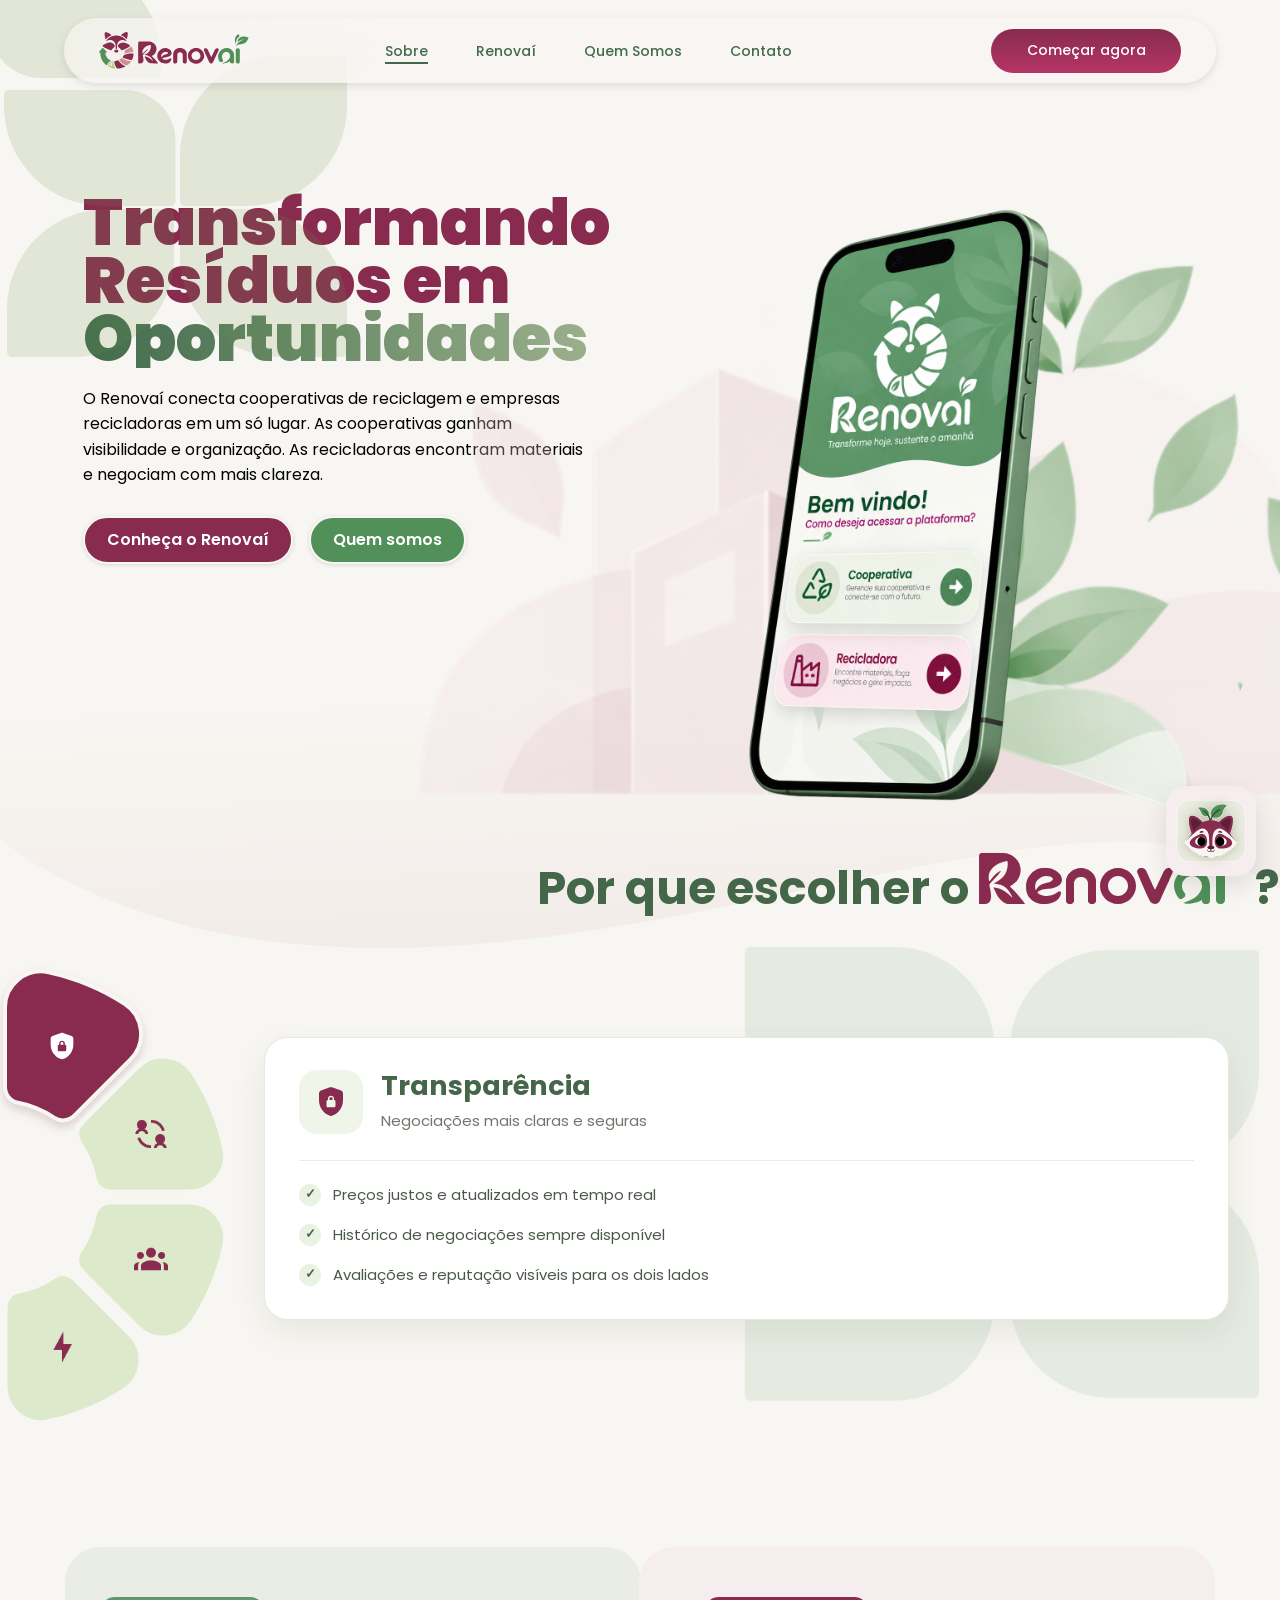
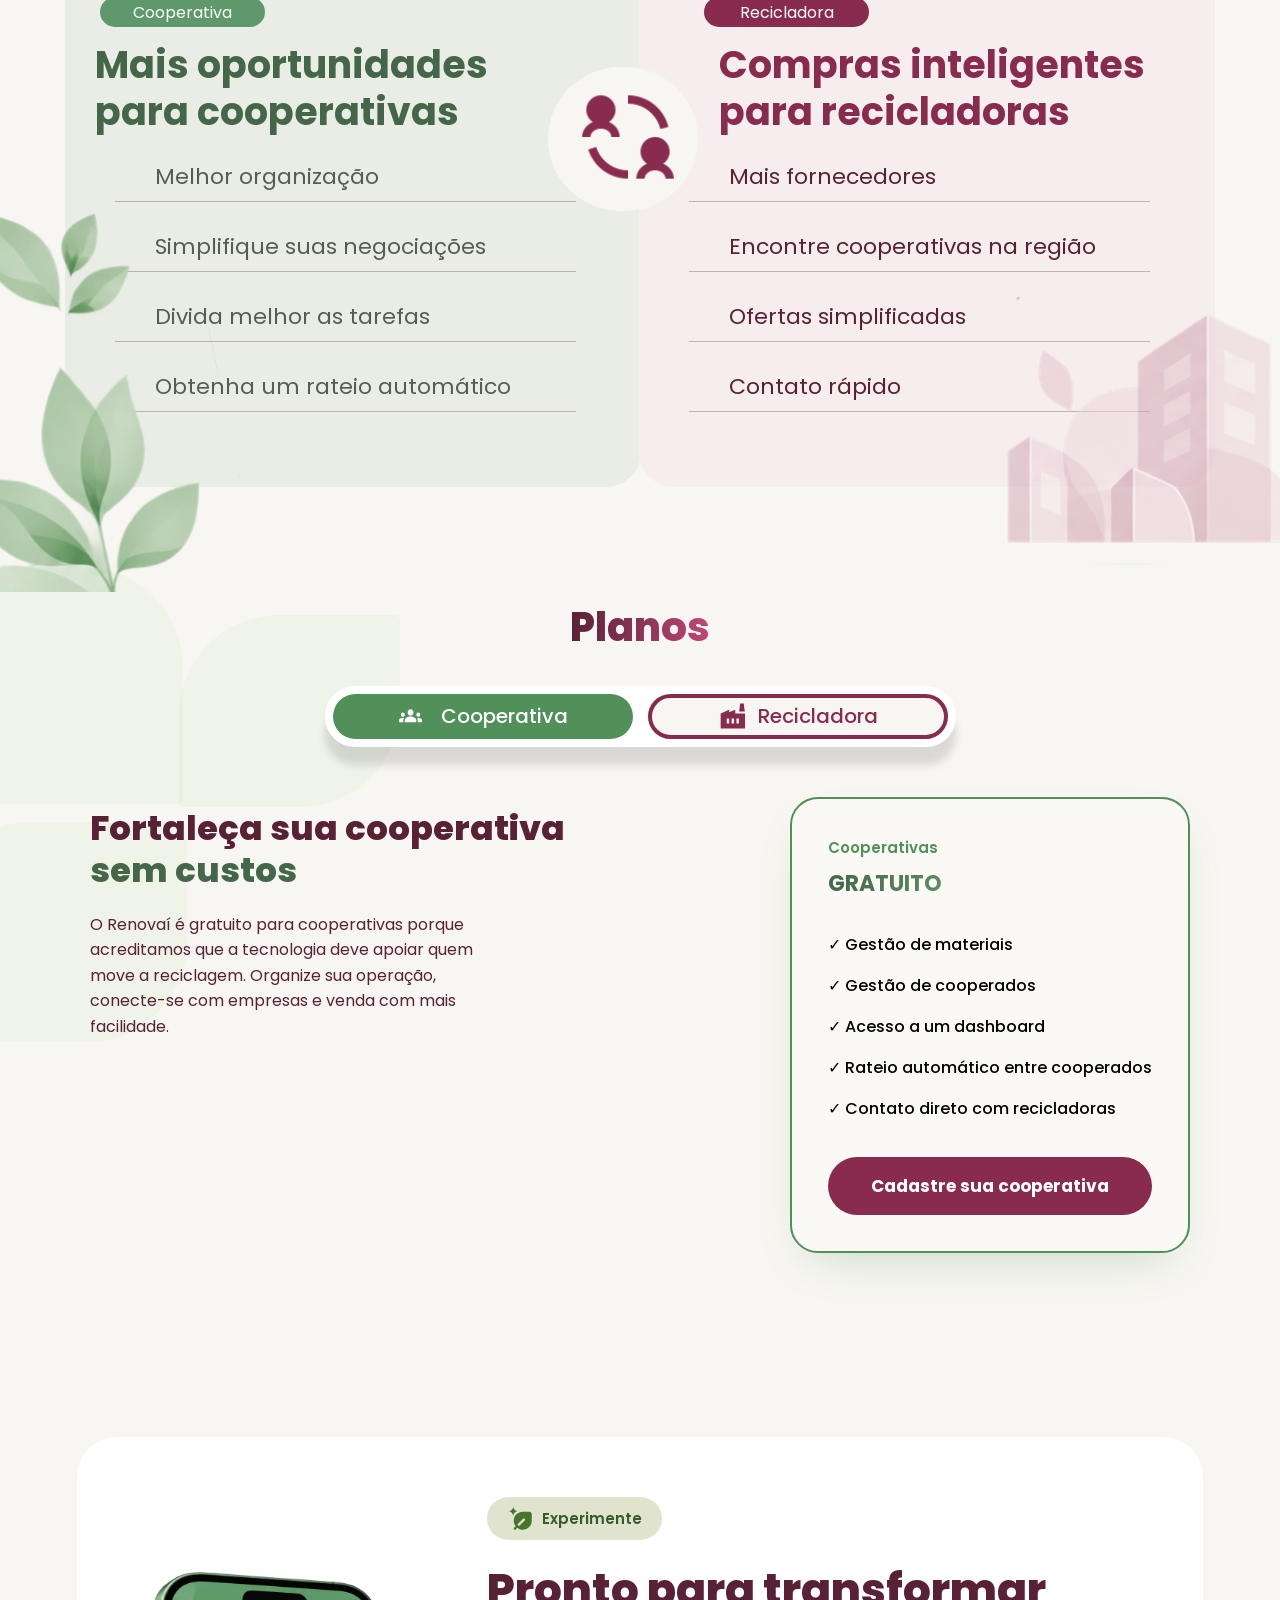
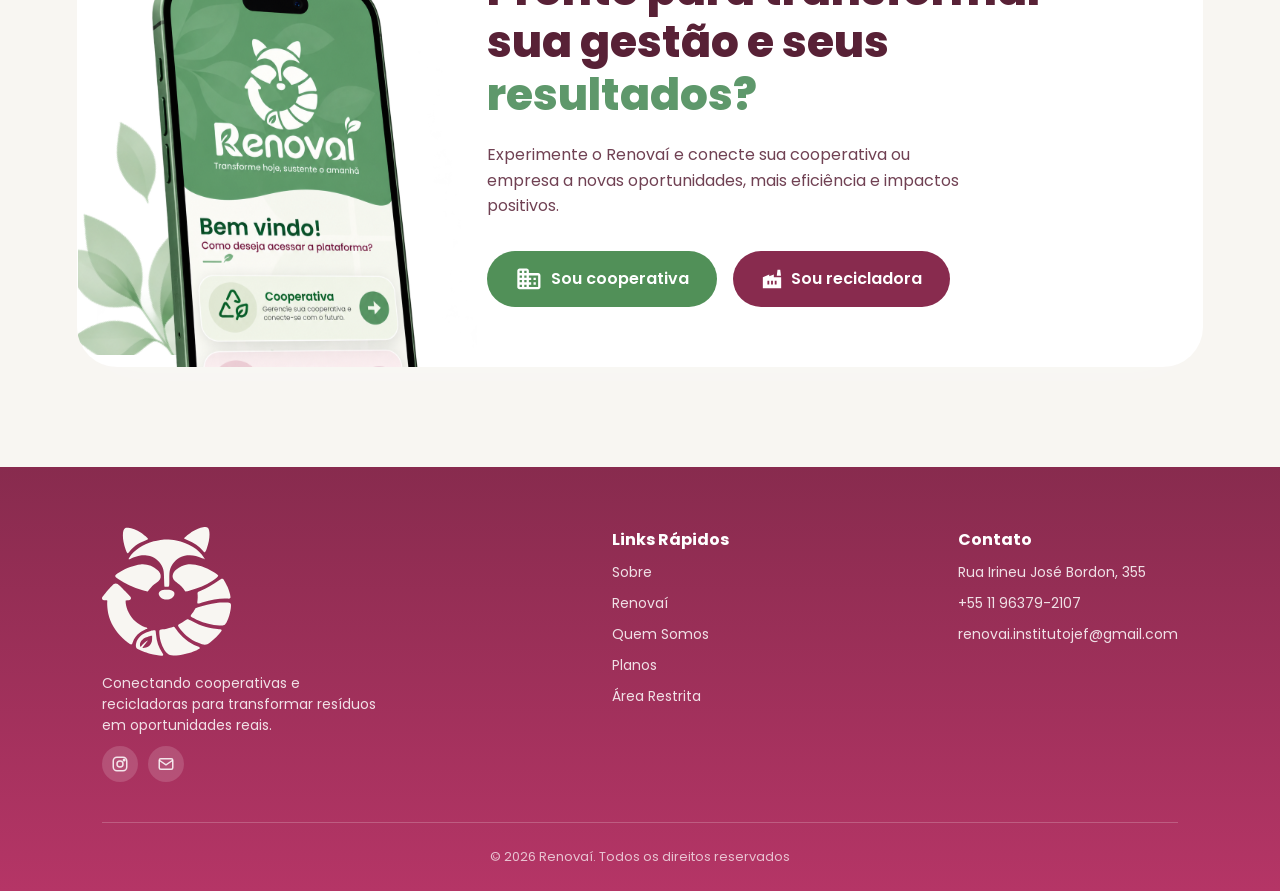
<file: index.html>
<!DOCTYPE html>
<html lang="pt-BR">
<head>
    <meta charset="UTF-8">
    <meta name="viewport" content="width=device-width, initial-scale=1.0">
    <title>Renovaí</title>
    <link rel="shortcut icon" href="images/Nimo.svg" type="image/svg+xml">
    <link rel="stylesheet" href="css/style.css">
    <link rel="stylesheet" href="css/responsive.css">
    <link rel="stylesheet" href="css/intro.css">
    <script>(function(){var d=document.documentElement;try{if(sessionStorage.getItem("introVista")||matchMedia("(prefers-reduced-motion: reduce)").matches){d.classList.add("sem-intro");return}}catch(e){}d.classList.add("intro-rodando")})()</script>
    <link rel="preconnect" href="https://fonts.googleapis.com">
    <link rel="preconnect" href="https://fonts.gstatic.com" crossorigin>
    <link href="https://fonts.googleapis.com/css2?family=Poppins:ital,wght@0,100;0,200;0,300;0,400;0,500;0,600;0,700;0,800;0,900;1,100;1,200;1,300;1,400;1,500;1,600;1,700;1,800;1,900&family=Pridi:wght@200;300;400;500;600;700&display=swap" rel="stylesheet">
</head>
<body>
    <div id="intro" aria-hidden="true"><svg id="introSvg"><defs><linearGradient id="introGrad" x1="0" y1="0" x2="1" y2="1"><stop offset="0" stop-color="#882B4E"/><stop offset="1" stop-color="#B53566"/></linearGradient><mask id="introMascara" maskUnits="userSpaceOnUse"><rect id="introMascaraFundo" fill="#fff"/><circle id="introFuro" fill="#000" r="0"/></mask></defs><rect id="introFundo" fill="url(#introGrad)" mask="url(#introMascara)"/><g id="introPalco"><circle id="introAnel" fill="none" stroke="#F8F6F2"/><text id="introEsq" text-anchor="end">REN</text><text id="introDir" text-anchor="start">VAÍ</text></g></svg></div>
    <header class="header">
        <nav class="navbar" aria-label="Navegação Principal">
                <img src="images/Frame 6.svg" alt="Logo Renovaí" id="logo">
            <button class="nav-toggle" type="button" aria-label="Abrir menu" aria-expanded="false" aria-controls="nav-links"><span></span><span></span><span></span></button>

            <ul class="nav-links" id="nav-links">
                
                <li>
                    <a href="index.html" style="border-bottom: 2px solid #456749;">Sobre</a>
                </li>

                <li>
                    <a href="pages/renovai.html">
                        Renovaí
                    </a>
                </li>

                <li>
                    <a href="pages/quem_somos.html">
                        Quem Somos
                    </a>
                </li>

                <li>
                    <a href="#footer-sobrenos">
                        Contato
                    </a>
                </li>

                <li>
                    <a class="cta1" href="https://renovai-backend-athb.onrender.com/cadastro" style="color: #fff; display: inline-flex; align-items: center; justify-content: center;">Começar agora</a>
                </li>

            </ul>


        </nav>

    </header>

    <main>
<section class="hero">
    
        <img src="images/Rectangle 282.svg" alt="" class="hero-img-1">
        <img src="images/Rectangle 280.svg" alt="" class="hero-img-2">
        <img src="images/Rectangle 281.svg" alt="" class="hero-img-3">
        <img src="images/Rectangle 283.svg" alt="" class="hero-img-4">
        <img src="images/Rectangle 284.svg" alt="" class="hero-img-5">
        <div class="images-hero">
        <img src="images/celular_hero.svg" alt="" class="hero-celular">
        <img src="images/folhinhas.svg" alt="" class="hero-folhas">
        <img src="images/predios (2).svg" alt="" class="hero-predios">
        <img src="images/fundo..svg" alt="" class="hero-fundo">
        </div>
        <div class="hero-texto"> 
            <h1 class="titulo1">
            <span class="title1">Transformando <br>Resíduos em</span> <span class="title2">Oportunidades</span>
        </h1>
        <p>
            O Renovaí conecta cooperativas de reciclagem e empresas recicladoras em um só lugar. As cooperativas ganham visibilidade e organização. As recicladoras encontram materiais e negociam com mais clareza.
        </p>

        <div class="hero-botoes">
            <a class="conhecaRenovai" href="pages/renovai.html">
            Conheça o Renovaí
            </a>

            <a class="sobreNos" href="pages/quem_somos.html">
            Quem somos
            </a>

        </div>
        </div>
             
    <div class="hero-mascote"><img src="images/Nimo.svg" alt=""></div>
</section>
    <section class="beneficios">
    <div class="hero-frase">
    <h2 class="titulo-beneficios">
        Por que escolher o

        <img
            src="images/Nome Renovaí.svg"
            alt="" class="image-titulo"
        >

        ?
    </h2>
    </div>
    <div class="retangulos">
        <img src="images/Rectangle 280.claro.svg" alt="" class="section2-1">
        <img src="images/Rectangle 281.claro.svg" alt="" class="section2-2">
        <img src="images/Rectangle 282.claro.svg" alt="" class="section2-3">
        <img src="images/Rectangle 283.claro.svg" alt="" class="section2-4">
    </div>

    <div class="beneficios-conteudo">
    <div class="icone-trilha" id="iconeTrilha">
      <svg class="wheel-svg" viewBox="-240 0 480 500">
    <!-- metade esquerda: só decoração -->
    <g class="leque-fundo">
        <path d="M -5.0,360.0 L -5.0,439.6 A 36,36 0 0 1 -48.6,474.8 A 230,230 0 0 1 -124.6,443.3 A 36,36 0 0 1 -130.5,387.6 L -74.3,331.3 A 16,16 0 0 1 -54.0,329.4 A 96,96 0 0 0 -18.0,344.3 A 16,16 0 0 1 -5.0,360.0 Z"></path>
        <path d="M -81.3,324.3 L -137.6,380.5 A 36,36 0 0 1 -193.3,374.6 A 230,230 0 0 1 -224.8,298.6 A 36,36 0 0 1 -189.6,255.0 L -110.0,255.0 A 16,16 0 0 1 -94.3,268.0 A 96,96 0 0 0 -79.4,304.0 A 16,16 0 0 1 -81.3,324.3 Z"></path>
        <path d="M -110.0,245.0 L -189.6,245.0 A 36,36 0 0 1 -224.8,201.4 A 230,230 0 0 1 -193.3,125.4 A 36,36 0 0 1 -137.6,119.5 L -81.3,175.7 A 16,16 0 0 1 -79.4,196.0 A 96,96 0 0 0 -94.3,232.0 A 16,16 0 0 1 -110.0,245.0 Z"></path>
        <path d="M -74.3,168.7 L -130.5,112.4 A 36,36 0 0 1 -124.6,56.7 A 230,230 0 0 1 -48.6,25.2 A 36,36 0 0 1 -5.0,60.4 L -5.0,140.0 A 16,16 0 0 1 -18.0,155.7 A 96,96 0 0 0 -54.0,170.6 A 16,16 0 0 1 -74.3,168.7 Z"></path>
    </g>

    <!-- metade direita: clicável -->
    <path class="icone-segmento active" data-feature="0" d="M 5.0,140.0 L 5.0,60.4 A 36,36 0 0 1 48.6,25.2 A 230,230 0 0 1 124.6,56.7 A 36,36 0 0 1 130.5,112.4 L 74.3,168.7 A 16,16 0 0 1 54.0,170.6 A 96,96 0 0 0 18.0,155.7 A 16,16 0 0 1 5.0,140.0 Z"></path>
    <path class="icone-segmento" data-feature="1" d="M 81.3,175.7 L 137.6,119.5 A 36,36 0 0 1 193.3,125.4 A 230,230 0 0 1 224.8,201.4 A 36,36 0 0 1 189.6,245.0 L 110.0,245.0 A 16,16 0 0 1 94.3,232.0 A 96,96 0 0 0 79.4,196.0 A 16,16 0 0 1 81.3,175.7 Z"></path>
    <path class="icone-segmento" data-feature="2" d="M 110.0,255.0 L 189.6,255.0 A 36,36 0 0 1 224.8,298.6 A 230,230 0 0 1 193.3,374.6 A 36,36 0 0 1 137.6,380.5 L 81.3,324.3 A 16,16 0 0 1 79.4,304.0 A 96,96 0 0 0 94.3,268.0 A 16,16 0 0 1 110.0,255.0 Z"></path>
    <path class="icone-segmento" data-feature="3" d="M 74.3,331.3 L 130.5,387.6 A 36,36 0 0 1 124.6,443.3 A 230,230 0 0 1 48.6,474.8 A 36,36 0 0 1 5.0,439.6 L 5.0,360.0 A 16,16 0 0 1 18.0,344.3 A 96,96 0 0 0 54.0,329.4 A 16,16 0 0 1 74.3,331.3 Z"></path>
</svg>

<span class="icone-conteudo active"
      data-feature="0"
      style="left: 62.4px; top: 99.4px;">
  <img src="images/Shield lock (1).svg" alt="">
</span>

<span class="icone-conteudo"
      data-feature="1"
      style="left: 150.6px; top: 187.6px;">
  <img src="images/Connected.People.svg" alt="">
</span>

<span class="icone-conteudo"
      data-feature="2"
      style="left: 150.6px; top: 312.4px;">
  <img src="images/People.svg" alt="">
</span>

<span class="icone-conteudo"
      data-feature="3"
      style="left: 62.4px; top: 400.6px;">
  <img src="images/Lightning Bolt.svg" alt="">
</span>
</div>

        <div class="card-beneficio">
            <div class="card-beneficio-topo">
                <span class="card-beneficio-icone" id="cardIcone">
                    <img src="images/Shield lock (1).svg" alt="">
                </span>
            <div>
            <h3 id="cardTitulo">Transparência</h3>
            <p id="cardSubtitulo">Negociações mais claras e seguras</p>
            </div>
        </div>
        <ul class="card-beneficio-lista" id="cardLista">
            <li><span>✓</span> Preços justos e atualizados em tempo real</li>
            <li><span>✓</span> Histórico de negociações sempre disponível</li>
            <li><span>✓</span> Avaliações e reputação visíveis para os dois lados</li>
        </ul>
        </div>
    </div>
    
</section>

<section class="beneficios_coop_reci">
    <img src="images/folhas_beneficios_coopereci.svg" alt="" class="section3-1">
    <img src="images/circulo.svg" alt="" class="section3-2">
    <img src="images/Connected People.svg" alt="" class="section3-3">
    <img src="images/predios.cl.svg" alt="" class="section3-4">
    <div class="bloco_coop">
        <button class="ctacoop">
            Cooperativa
        </button>
        <h2 class="text_coop">
            <span class="primeira_linha_coop">Mais oportunidades</span> <span class="segunda_linha_coop">para cooperativas</span> 
        </h2>        
        <p class="texto1_card_coop">Melhor organização </p>
        <hr class="linhas-1_card">
        <p class="texto2_card_coop">Simplifique suas negociações</p>
        <hr class="linhas-2_card">
        <p class="texto3_card_coop">Divida melhor as tarefas</p>
        <hr class="linhas-3_card">
        <p class="texto4_card_coop">Obtenha um rateio automático</p>
        <hr class="linhas-4_card">
    </div>

    <div class="bloco_recicladora">
        <button class="ctareci">
            Recicladora
        </button>
        <h2>
            <span class="primeira_linha_reci">Compras inteligentes</span> <span class="segunda_linha_reci">para recicladoras</span>
        </h2>
        <p class="texto1_card_reci">Mais fornecedores </p>
        <hr class="linhas1_card">
        <p class="texto2_card_reci">Encontre cooperativas na região</p>
        <hr class="linhas2_card">
        <p class="texto3_card_reci">Ofertas simplificadas</p>
        <hr class="linhas3_card">
        <p class="texto4_card_reci">Contato rápido</p>
        <hr class="linhas4_card">
    </div>
</section>

<section class="planos" id="planos">
    <img src="images/folha3-section_planos.svg" alt="" class="section4-1">
    <img src="images/folha-section_planos.svg" alt="" class="section4-2">
    <img src="images/folha2-section_planos.svg" alt="" class="section4-3">

    <div class="div_planos">
        <h2 class="planos_titulo">Planos</h2>

        <!-- Seletor único -->
        <div class="coop_reci">
            <div class="planosReciCoop">
                <button class="cooper active" data-plano-tipo="cooperativa">
                    <img src="images/Groups.svg" alt="" class="coop"> Cooperativa
                </button>
                <button class="recicl" data-plano-tipo="recicladora">
                    <img src="images/fabrica_botao.svg" alt="" class="recic"> Recicladora
                </button>
            </div>
        </div>

        <!-- Painel Cooperativa: texto + plano gratuito -->
        <div class="planos-painel ativo" id="painel-cooperativa">
            <div class="planos-destaque-conteudo">
                <div class="planos-destaque-texto">
                    <h2 class="planos-destaque-titulo">Fortaleça sua cooperativa <br><span class="planos-destaque-titulo1">sem custos</span>
                    </h2>
                    <p class="planos-destaque-descricao">
                        O Renovaí é gratuito para cooperativas porque acreditamos que a tecnologia deve apoiar quem move a reciclagem. Organize sua operação, conecte-se com empresas e venda com mais facilidade.
                    </p>
                </div>

                <div class="plano-card plano-card-gratuito">
                    <span class="plano-card-badge">Cooperativas</span>
                    <h3 class="plano-card-preco-grande">GRATUITO</h3>
                    <ul class="plano-card-lista">
                        <li>✓ Gestão de materiais</li>
                        <li>✓ Gestão de cooperados</li>
                        <li>✓ Acesso a um dashboard</li>
                        <li>✓ Rateio automático entre cooperados</li>
                        <li>✓ Contato direto com recicladoras</li>
                    </ul>
                    <button class="plano-card-btn btn-fill-maroon">Cadastre sua cooperativa</button>
                </div>
            </div>
        </div>

        <!-- Painel Recicladora: texto + planos pagos -->
        <div class="planos-painel" id="painel-recicladora">

            <div class="planos-pagos-cards">
                <div class="plano-card plano-card-essencial">
                    <h3>Essencial</h3>
                    <p class="plano-card-sub">Para começar a comprar</p>
                    <p class="plano-preco">R$49,00<span>/mês</span></p>
                    <ul class="plano-card-lista">
                        <li>✓ Busca de cooperativas na região</li>
                        <li>✓ Ofertas de materiais simplificadas</li>
                        <li>✓ Contato direto com cooperativas</li>
                        <li>✓ Gestão de compras</li>
                        <li>✓ Dashboard básico de acompanhamento</li>
                    </ul>
                </div>

                <div class="plano-card plano-card-pro">
                    <h3>RenovaPRO</h3>
                    <p class="plano-card-sub">Para quem compra em escala</p>
                    <p class="plano-preco">R$149,00<span>/mês</span></p>
                    <ul class="plano-card-lista">
                        <li>✓ Tudo do plano Essencial</li>
                        <li>✓ Cooperativas e ofertas ilimitadas</li>
                        <li>✓ Destaque nas buscas</li>
                        <li>✓ Relatórios avançados de compras</li>
                        <li>✓ Rastreabilidade dos materiais</li>
                        <li>✓ Dashboard completo</li>
                        <li>✓ Suporte prioritário</li>
                    </ul>
                </div>
            </div>
        </div>

    </div>
</section>

<section class="experimente">
    <div class="experimente-card">
        <div class="experimente-img">
            <img src="images/celular_cta.svg" alt="Celular Renovaí" class="experimente-celular">
            <img src="images/folhas.svg" alt="" class="experimente-folhas">
        </div>
        <div class="experimente-texto">
            <span class="experimente-badge"><img src="images/Leaf spark.svg" alt=""> Experimente</span>
            <h2 class="experimente-titulo">
                Pronto para transformar <br>
                sua gestão e seus <span class="destaque-verde">resultados?</span>
            </h2>
            <p class="experimente-descricao">
                Experimente o Renovaí e conecte sua cooperativa
                ou empresa a novas oportunidades, mais
                eficiência e impactos positivos.
            </p>
            <div class="experimente-botoes">
                <button class="btn-sou-cooperativa">
                    <img src="images/material-symbols_domain-rounded.svg" alt="">
                    Sou cooperativa
                </button>
                <button class="btn-sou-recicladora">
                    <img src="images/fabrica.svg" alt="">
                    Sou recicladora
                </button>
            </div>
        </div>
    </div>
    
</section>
    </main>
    <footer class="footer_sobrenos" id="footer-sobrenos">
    <div class="footer-conteudo">
    <ul class="footer-marca">
        <li>
        <img src="images/Renovaí Logo.svg" alt="Ícone do Renovaí">
        </li>

        <li>
            <p>Conectando cooperativas e recicladoras para transformar resíduos em oportunidades reais.</p>
        </li>
        <li class="footer-social">
            <a href="https://www.instagram.com/renovai.app/" target="_blank" rel="noopener noreferrer" aria-label="Instagram">
                <svg viewBox="0 0 24 24" width="18" height="18" fill="none" stroke="currentColor" stroke-width="2"><rect x="3" y="3" width="18" height="18" rx="5"/><circle cx="12" cy="12" r="4"/><circle cx="17.5" cy="6.5" r="1"/></svg>
            </a>

            <a href="mailto:renovai.institutojef@gmail.com" target="_blank" rel="noopener noreferrer" aria-label="E-mail">
                        <svg viewBox="0 0 24 24" width="18" height="18" fill="none" stroke="currentColor" stroke-width="2"><rect x="3" y="5" width="18" height="14" rx="2"/><path d="M3 7l9 6 9-6"/></svg>                
            </a>

        </li>

    </ul>
    <ul>
        <li>
            <p class="footer-titulo">Links Rápidos</p>
        </li>
        <li>
            <a href="index.html">
                Sobre
            </a>
        </li>
        <li>
            <a href="pages/renovai.html">
                Renovaí
            </a>
        </li>
        <li>
            <a href="pages/quem_somos.html">
                Quem Somos
            </a>
        </li>
        <li>
            <a href="index.html#planos">
                Planos
            </a>
        </li>
        <li>
            <a href="https://renovai-backend-athb.onrender.com/login">
                Área Restrita
            </a>
        </li>
    </ul>
    <ul>
        <li>
            <p class="footer-titulo">Contato</p>
        </li>
        <li>Rua Irineu José Bordon, 355</li>
        <li>+55 11 96379-2107</li>
        <li>renovai.institutojef@gmail.com</li>
    </ul>
    </div>
    <p class="footer-copy">© 2026 Renovaí. Todos os direitos reservados
    </p>
    </footer>
    <script src="scripts/intro.js" defer></script>
    <script src="scripts/main.js" defer></script>
</body>
</html>
</file>
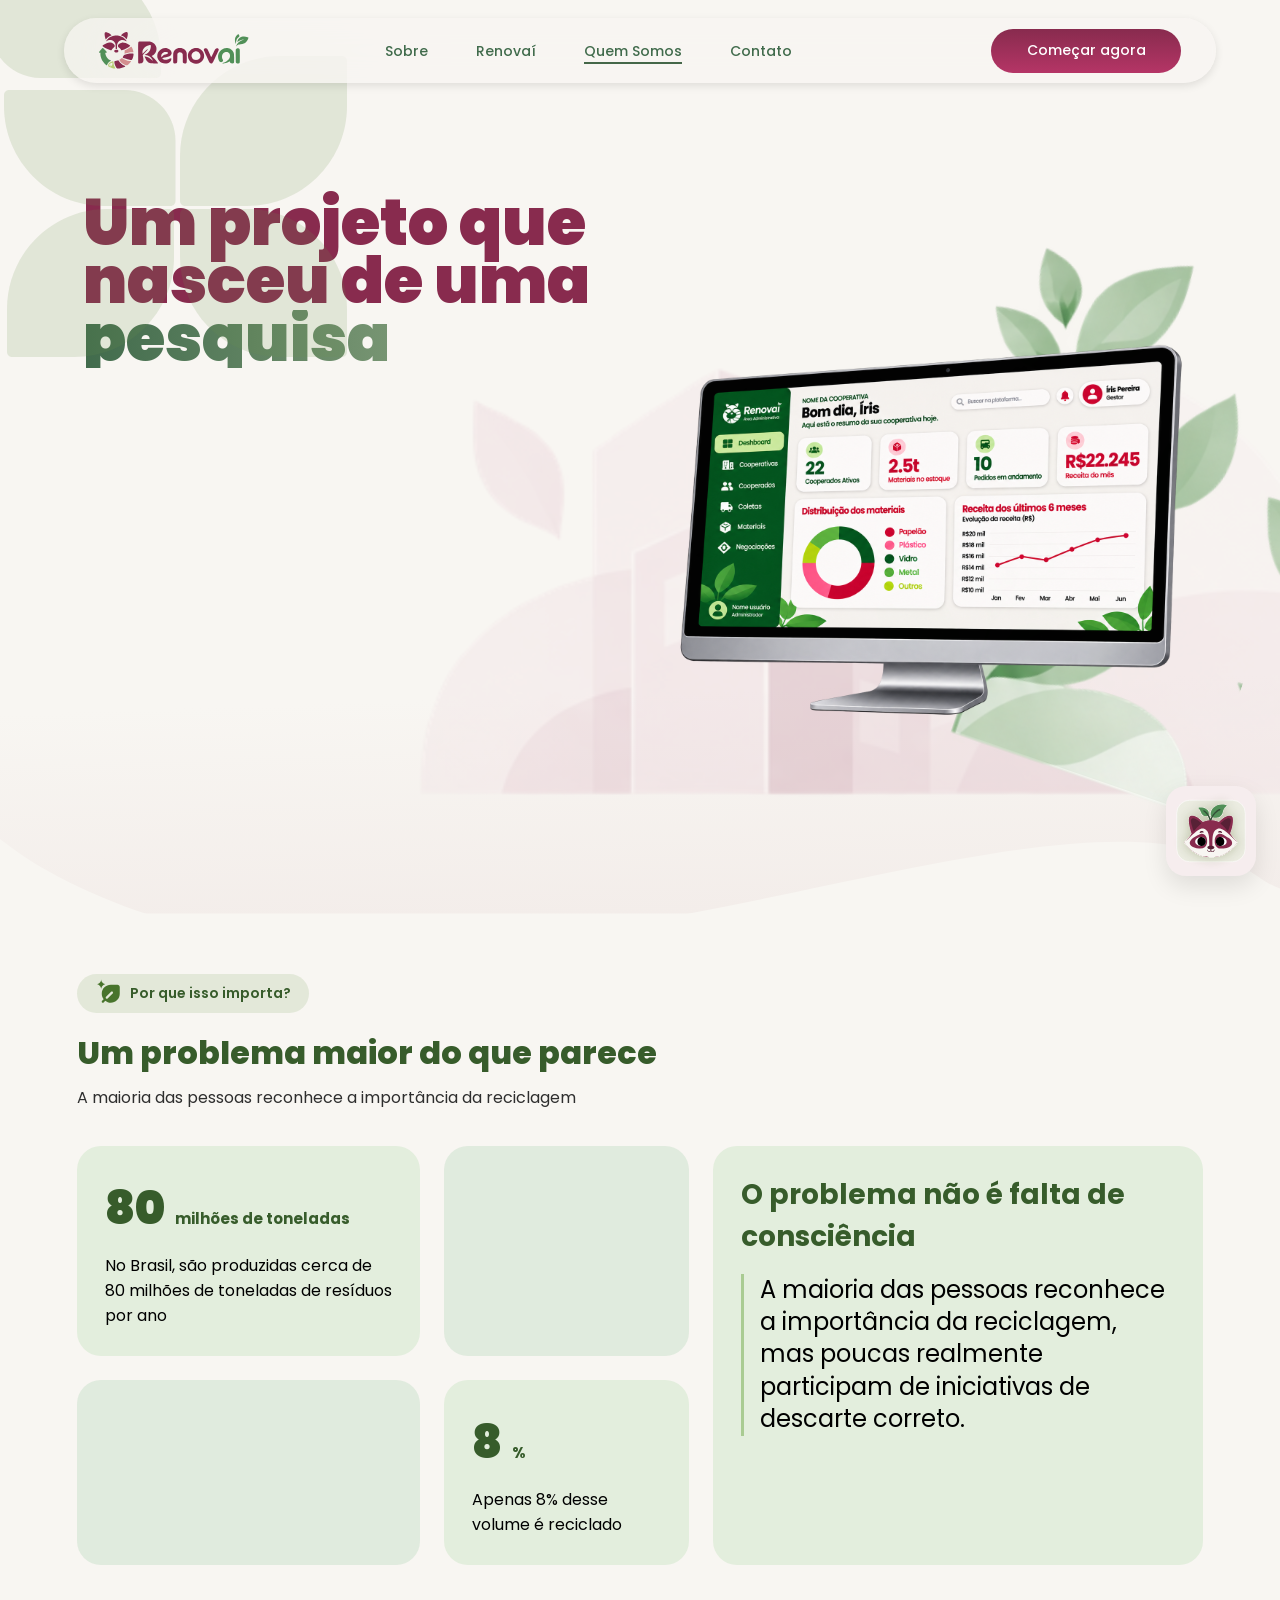
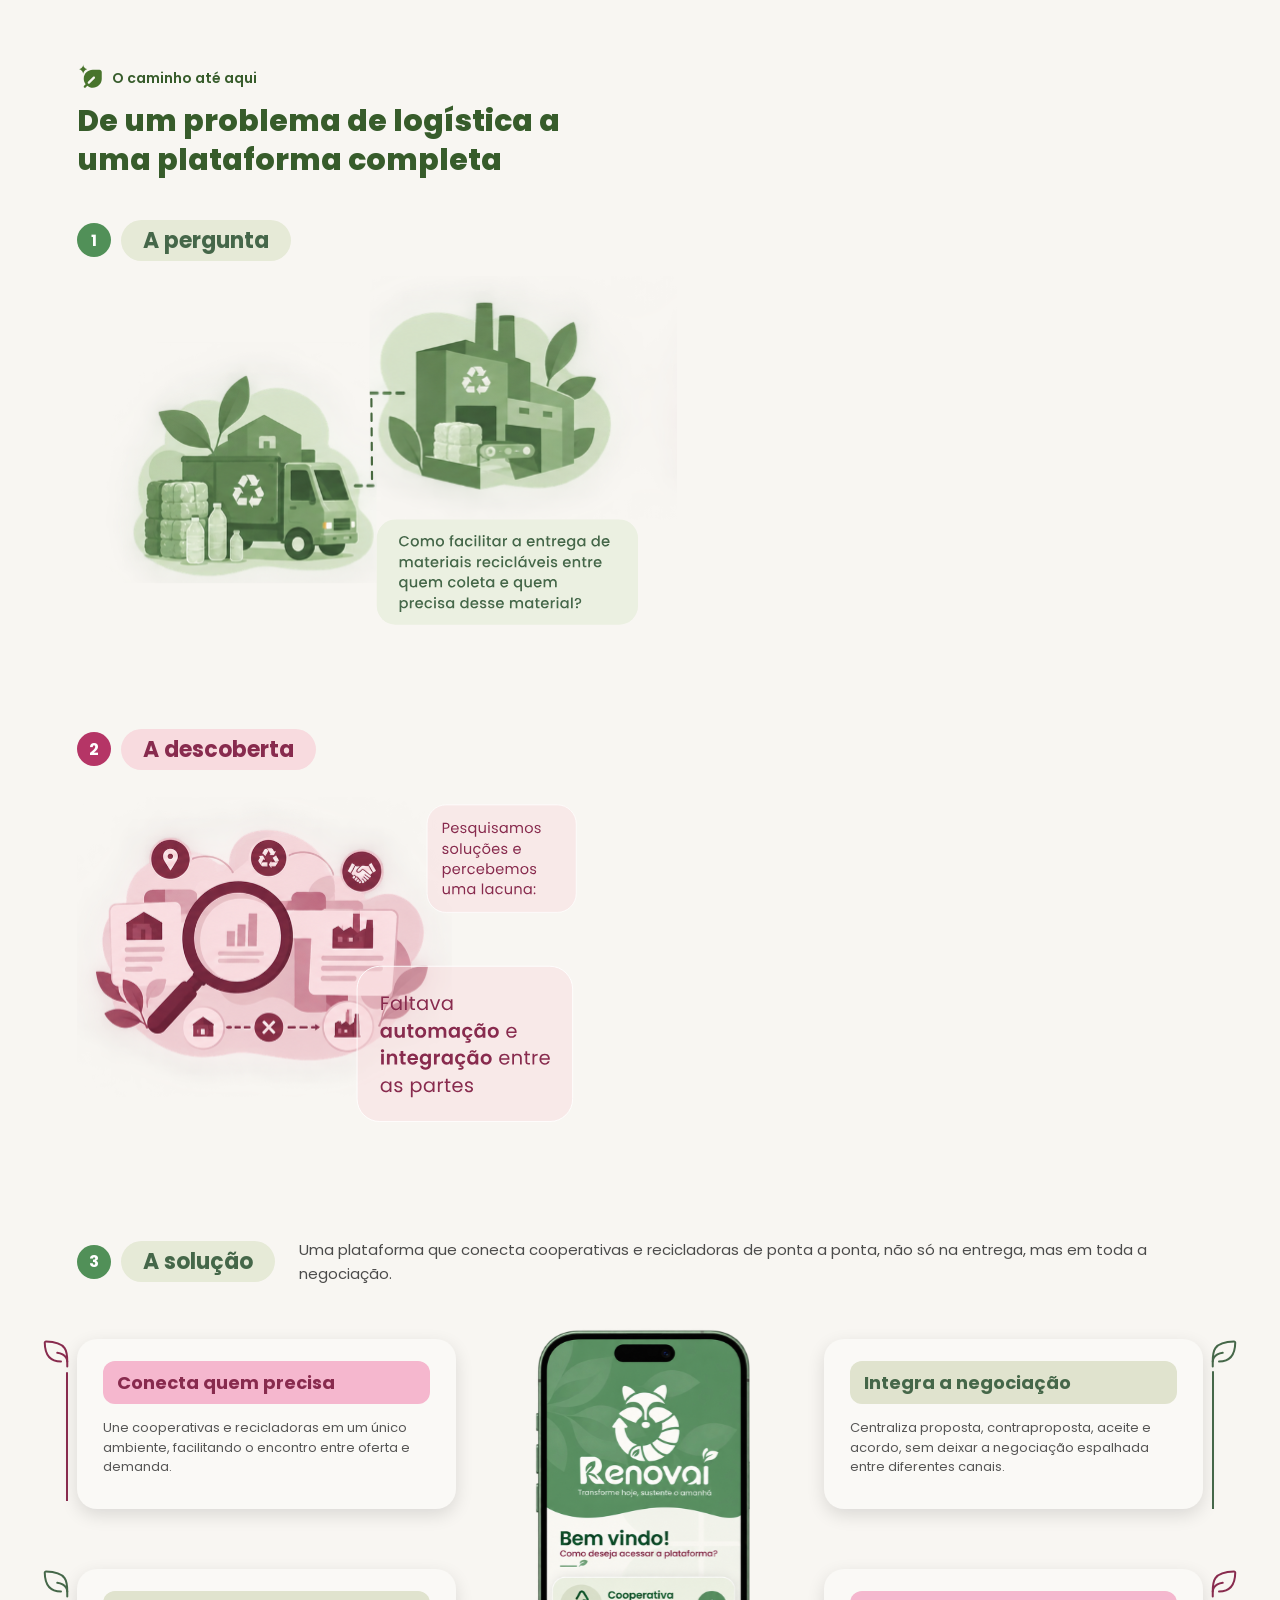
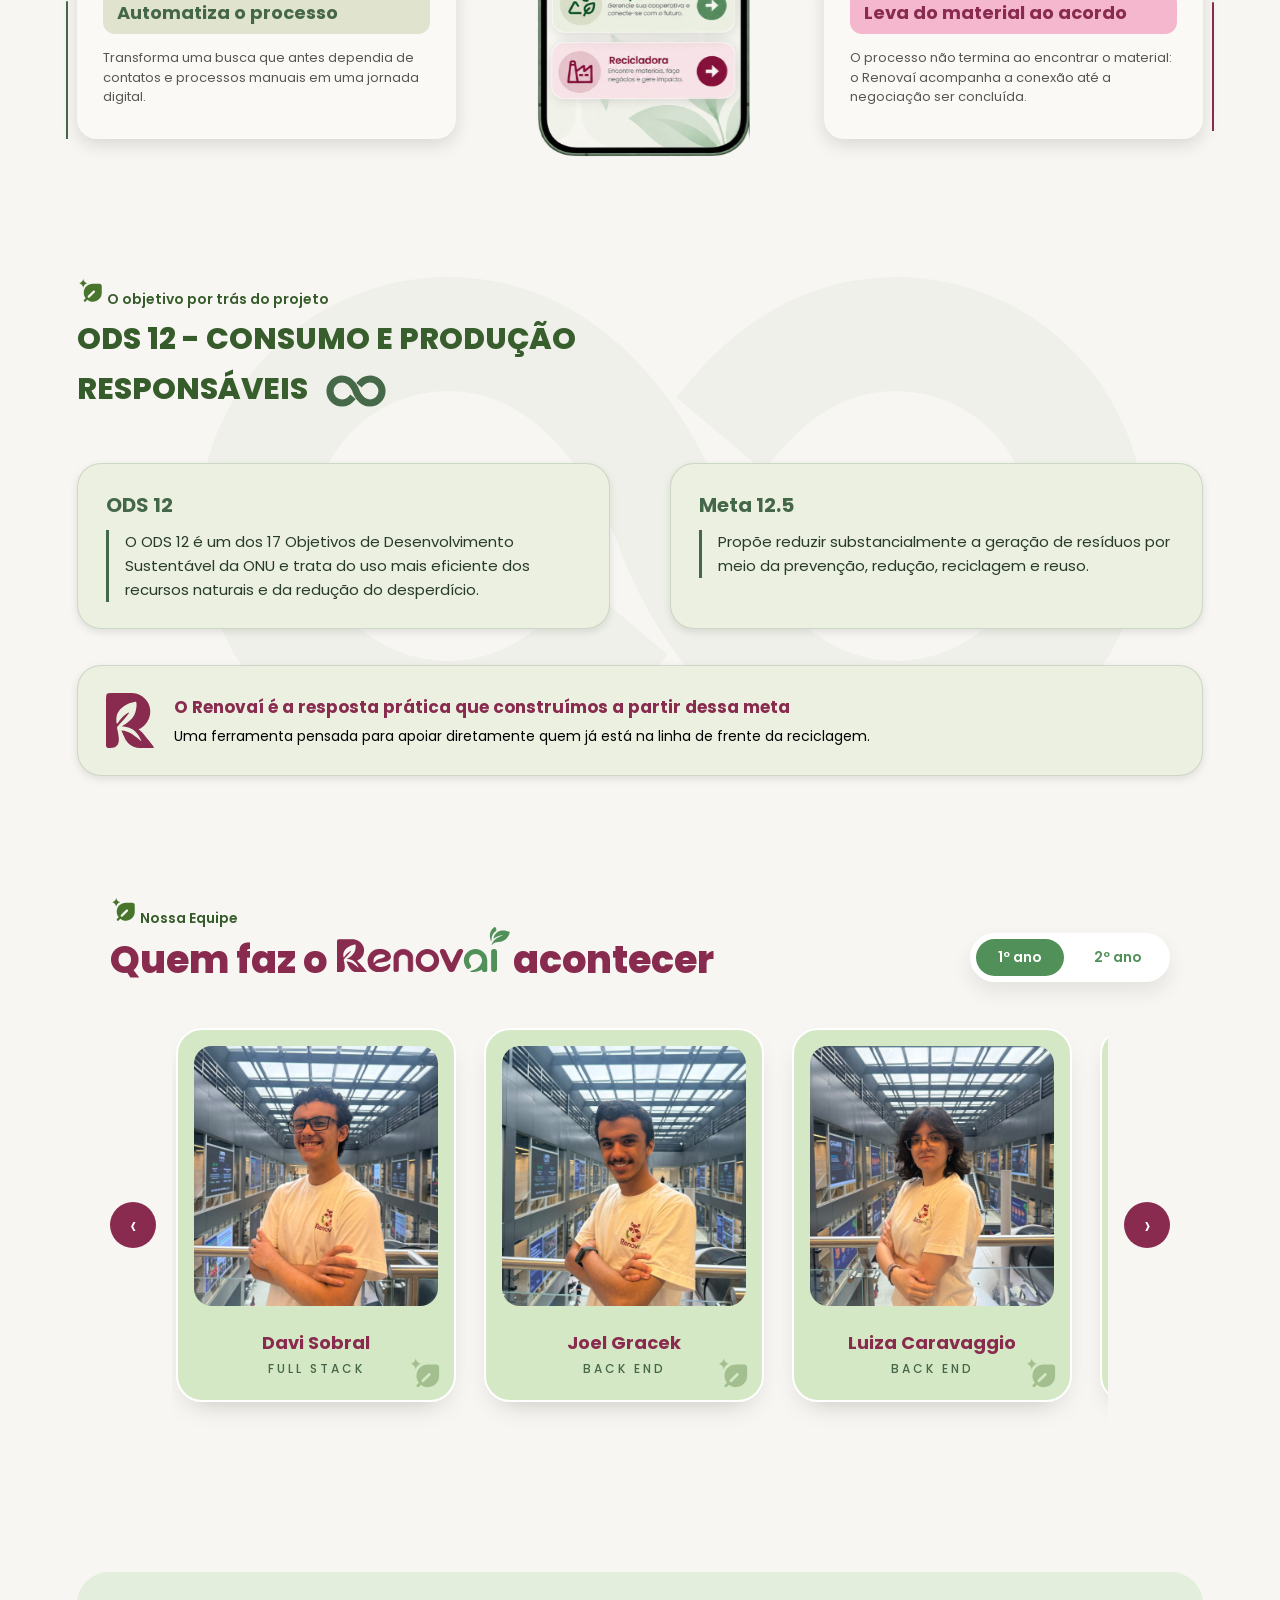
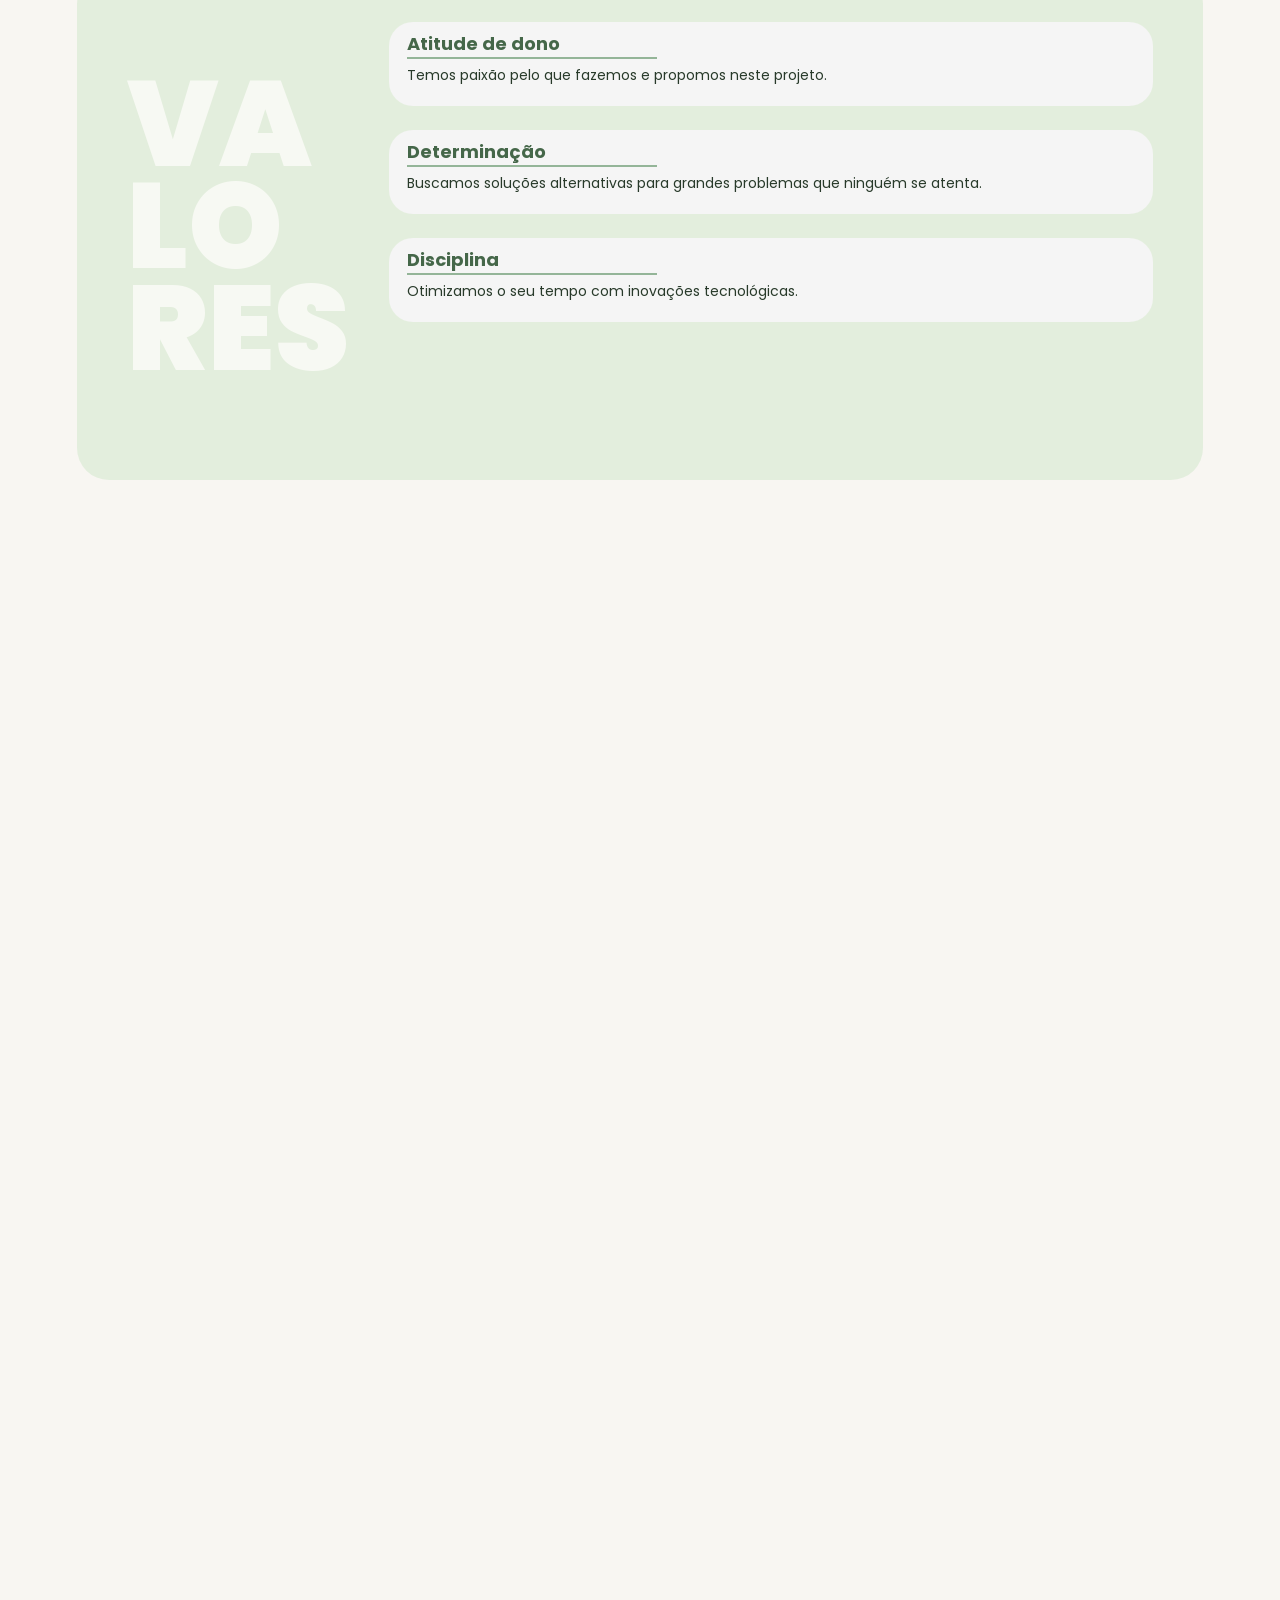
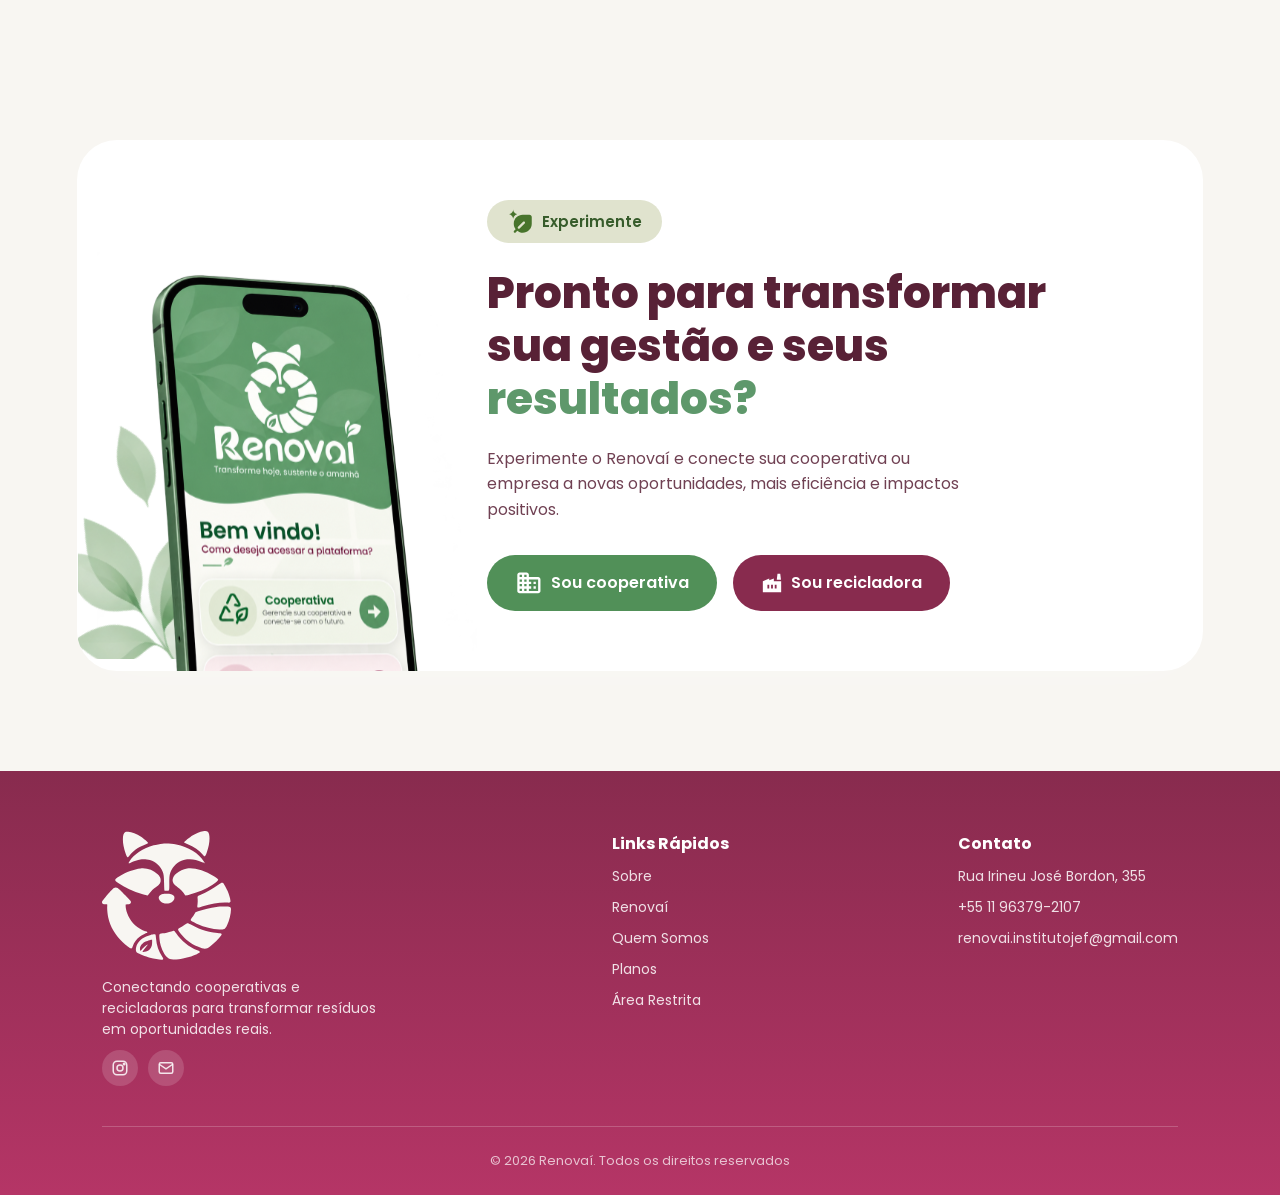
<file: pages/quem_somos.html>
<!DOCTYPE html>
<html lang="pt-BR">
<head>
    <meta charset="UTF-8">
    <meta name="viewport" content="width=device-width, initial-scale=1.0">
    <title>Quem somos?</title>
    <link rel="stylesheet" href="../css/style.css">
    <link rel="stylesheet" href="../css/responsive.css">
    <link rel="shortcut icon" href="../images/Nimo.svg" type="image/svg+xml">
    <link rel="preconnect" href="https://fonts.googleapis.com">
    <link rel="preconnect" href="https://fonts.gstatic.com" crossorigin>
    <link href="https://fonts.googleapis.com/css2?family=Poppins:ital,wght@0,100;0,200;0,300;0,400;0,500;0,600;0,700;0,800;0,900;1,100;1,200;1,300;1,400;1,500;1,600;1,700;1,800;1,900&family=Pridi:wght@200;300;400;500;600;700&display=swap" rel="stylesheet">
</head>
<body>
    <header class="header">
        <nav class="navbar" aria-label="Navegação Principal">
                <img src="../images/Frame 6.svg" alt="Logo Renovaí" id="logo">
            <button class="nav-toggle" type="button" aria-label="Abrir menu" aria-expanded="false" aria-controls="nav-links"><span></span><span></span><span></span></button>

            <ul class="nav-links" id="nav-links">
                
                <li>
                    <a href="../index.html">Sobre</a>
                </li>

                <li>
                    <a href="renovai.html">
                        Renovaí
                    </a>
                </li>

                <li>
                    <a href="quem_somos.html" style="border-bottom: 2px solid #456749;">
                        Quem Somos
                    </a>
                </li>

                <li>
                    <a href="#footer-sobrenos">
                        Contato
                    </a>
                </li>

                <li>
                    <a class="cta1" href="https://renovai-backend-athb.onrender.com/cadastro" style="color: #fff; display: inline-flex; align-items: center; justify-content: center;">Começar agora</a>
                </li>

            </ul>
        </nav>
    </header>
    <main>
       <section class="hero hero-quem-somos">
        <img src="../images/Rectangle 282.svg" alt="" class="hero-img-1">
        <img src="../images/Rectangle 280.svg" alt="" class="hero-img-2">
        <img src="../images/Rectangle 281.svg" alt="" class="hero-img-3">
        <img src="../images/Rectangle 283.svg" alt="" class="hero-img-4">
        <img src="../images/Rectangle 284.svg" alt="" class="hero-img-5">
        <div class="images-hero">
            <img src="../images/monitor-renova.svg" alt="Painel do Renovaí" class="hero-celular hero-monitor">
            <img src="../images/folhinhas.svg" alt="" class="hero-folhas">
            <img src="../images/predios (2).svg" alt="" class="hero-predios">
            <img src="../images/fundo..svg" alt="" class="hero-fundo">
        </div>
        <div class="hero-texto">
            <h1 class="titulo1">
                <span class="title1">Um projeto que <br>nasceu de uma</span> <span class="title2">pesquisa</span>
            </h1>
        </div>

       </section>

       <div class="pesquisa-mascote">
            <img src="../images/Nimo.svg" alt="">
       </div>

       <section class="porque-importa">
        <span class="importa-badge"><img src="../images/Leaf spark.svg" alt=""> Por que isso importa?</span>
        <h2 class="importa-titulo">Um problema maior do que parece</h2>
        <p class="importa-subtitulo">A maioria das pessoas reconhece a importância da reciclagem</p>

        <div class="importa-grid">
            <div class="importa-card importa-stat1">
                <h3 class="importa-numero">80 <span>milhões de toneladas</span></h3>
                <p>No Brasil, são produzidas cerca de 80 milhões de toneladas de resíduos por ano</p>
            </div>

            <div class="importa-card importa-blank1">
                
            </div>

            <div class="importa-card importa-blank2"></div>

            <div class="importa-card importa-stat2">
                <h3 class="importa-numero">8<span>%</span></h3>
                <p>Apenas 8% desse volume é reciclado</p>
            </div>

            <div class="importa-card importa-texto">
                <h3>O problema não é falta de consciência</h3>
                <p>A maioria das pessoas reconhece a importância da reciclagem, mas poucas realmente participam de iniciativas de descarte correto.</p>
            </div>
        </div>
       </section>

       <section class="caminho">
            <span class="caminho-badge"><img src="../images/Leaf spark.svg" alt=""> O caminho até aqui</span>
            <h2 class="caminho-titulo">De um problema de logística a <br>uma plataforma completa</h2>

            <div class="caminho-passos">
                <div class="caminho-passo">
                    <div class="caminho-numero caminho-numero-verde">1</div>
                    <h3 class="caminho-passo-verde">A pergunta</h3>
                    <div class="caminho-conteudo">
                        <div class="caminho-ilustracao caminho-ilustracao-verde">
                            <img src="../images/passo-1.svg" alt="">
                        </div>
                    </div>
                </div>

                <div class="caminho-passo">
                    <div class="caminho-numero caminho-numero-rosa">2</div>
                    <h3 class="caminho-passo-rosa">A descoberta</h3>
                    <div class="caminho-conteudo">
                        <div class="caminho-ilustracao caminho-ilustracao-rosa">
                            <img src="../images/passo-2.svg" alt="">
                        </div>
                    </div>
                </div>

                <div class="caminho-passo">
                    <div class="caminho-numero caminho-numero-verde">3</div>
                    <div class="caminho-passo-3-topo">
                        <h3 class="caminho-passo-verde">A solução</h3>
                        <p>Uma plataforma que conecta cooperativas e recicladoras de ponta a ponta, não só na entrega, mas em toda a negociação.</p>
                    </div>

                    <div class="caminho-passo-3-grid">
                        <div class="caminho-feature caminho-feature-rosa caminho-feature-esq">
                            <img src="../images/folhinha.svg" alt="" class="feat-folha">
                            <img src="../images/linha.svg" alt="" class="feat-linha">
                            <h4>Conecta quem precisa</h4>
                            <p>Une cooperativas e recicladoras em um único ambiente, facilitando o encontro entre oferta e demanda.</p>
                        </div>
                        <div class="caminho-feature caminho-feature-verde caminho-feature-dir">
                            <img src="../images/folhinha-verde-linha.svg" alt="" class="feat-folha-linha">
                            <h4>Integra a negociação</h4>
                            <p>Centraliza proposta, contraproposta, aceite e acordo, sem deixar a negociação espalhada entre diferentes canais.</p>
                        </div>

                        <div class="caminho-passo-3-celular">
                            <img src="../images/passo_3_celular.svg" alt="">
                        </div>

                        <div class="caminho-feature caminho-feature-verde caminho-feature-esq">
                            <img src="../images/folhinha-verde-linha.svg" alt="" class="feat-folha-linha">
                            <h4>Automatiza o processo</h4>
                            <p>Transforma uma busca que antes dependia de contatos e processos manuais em uma jornada digital.</p>
                        </div>

                        <div class="caminho-feature caminho-feature-rosa caminho-feature-dir">
                            <img src="../images/folhinha.svg" alt="" class="feat-folha">
                            <img src="../images/linha.svg" alt="" class="feat-linha">
                            <h4>Leva do material ao acordo</h4>
                            <p>O processo não termina ao encontrar o material: o Renovaí acompanha a conexão até a negociação ser concluída.</p>
                        </div>
                    </div>
                </div>
            </div>
       </section>

       <section class="ods12">
            <img src="../images/carbon_infinity-symbol.svg" alt="" class="simbolo-ods">
            <span class="ods12-badge"><img src="../images/Leaf spark.svg" alt=""> O objetivo por trás do projeto</span>
            <h2 class="ods12-titulo">ODS 12 - Consumo e Produção<br>Responsáveis <span><img src="../images/ods-icone.svg" alt="" class="ods12-icone"></span></h2>

            <div class="ods12-grid">
                <div class="ods12-coluna">
                    <h3>ODS 12</h3>
                    <p>O ODS 12 é um dos 17 Objetivos de Desenvolvimento Sustentável da ONU e trata do uso mais eficiente dos recursos naturais e da redução do desperdício.</p>
                </div>
                <div class="ods12-coluna">
                    <h3>Meta 12.5</h3>
                    <p>Propõe reduzir substancialmente a geração de resíduos por meio da prevenção, redução, reciclagem e reuso.</p>
                </div>
            </div>

            <div class="ods12-destaque">
                <span class="ods12-destaque-icone"><img src="../images/R_icone.svg" alt=""></span>
                <div>
                    <h4>O Renovaí é a resposta prática que construímos a partir dessa meta</h4>
                    <p>Uma ferramenta pensada para apoiar diretamente quem já está na linha de frente da reciclagem.</p>
                </div>
            </div>
       </section>

       <section class="equipe">
        <div class="equipe-cabecalho">
            <div>
                <span class="equipe-badge"><img src="../images/Leaf spark.svg" alt=""> Nossa Equipe</span>
                <h2 class="equipe-titulo">
                    Quem faz o <img src="../images/Nome Renovaí.svg" alt="Renovaí" class="equipe-logo"> acontecer
                </h2>
            </div>

            <div class="equipe-anos">
                <button class="equipe-ano active" data-ano="1">1º ano</button>
                <button class="equipe-ano" data-ano="2">2º ano</button>
            </div>
        </div>

        <div class="equipe-carrossel">
            <button class="equipe-seta" data-direcao="-1" aria-label="Anterior">‹</button>
            <div class="equipe-trilho" id="equipe-trilho" tabindex="0"></div>
            <button class="equipe-seta" data-direcao="1" aria-label="Próximo">›</button>
        </div>
    </section>

       <section class="valores">
        <div class="valores-pista">
        <div class="valores-pin">
        <div class="valores-grid">
            <div class="valores-letras">
                <span>VA</span>
                <span>LO</span>
                <span>RES</span>
            </div>
            <div class="valores-lista">
                <div class="valores-item">
                    <h4>Atitude de dono</h4>
                    <p>Temos paixão pelo que fazemos e propomos neste projeto.</p>
                </div>
                <div class="valores-item">
                    <h4>Determinação</h4>
                    <p>Buscamos soluções alternativas para grandes problemas que ninguém se atenta.</p>
                </div>
                <div class="valores-item">
                    <h4>Disciplina</h4>
                    <p>Otimizamos o seu tempo com inovações tecnológicas.</p>
                </div>
                <div class="valores-item">
                    <h4>Disponibilidade</h4>
                    <p>Disponibilizamos tempo para cada um que faz parte deste projeto.</p>
                </div>
                <div class="valores-item">
                    <h4>Humildade</h4>
                    <p>Sempre consideramos a opinião dos outros.</p>
                </div>
                <div class="valores-item">
                    <h4>Simplicidade</h4>
                    <p>Fazemos as coisas acontecerem de forma simples e prática.</p>
                </div>
                <div class="valores-item">
                    <h4>Franqueza</h4>
                    <p>Nos comunicamos de forma transparente, verdadeira e respeitosa.</p>
                </div>
            </div>
            </div>
            </div>
            </div>
       </section>
       
       <section class="experimente">
        <div class="experimente-card">
        <div class="experimente-img">
            <img src="../images/celular_cta.svg" alt="Celular Renovaí" class="experimente-celular">
            <img src="../images/folhas.svg" alt="" class="experimente-folhas">
        </div>
        <div class="experimente-texto">
            <span class="experimente-badge"><img src="../images/Leaf spark.svg" alt=""> Experimente</span>
            <h2 class="experimente-titulo">
                Pronto para transformar <br>
                sua gestão e seus <span class="destaque-verde">resultados?</span>
            </h2>
            <p class="experimente-descricao">
                Experimente o Renovaí e conecte sua cooperativa
                ou empresa a novas oportunidades, mais
                eficiência e impactos positivos.
            </p>
            <div class="experimente-botoes">
                <button class="btn-sou-cooperativa">
                    <img src="../images/material-symbols_domain-rounded.svg" alt="">
                    Sou cooperativa
                </button>
                <button class="btn-sou-recicladora">
                    <img src="../images/fabrica.svg" alt="">
                    Sou recicladora
                </button>
            </div>
        </div>
    </div>
</section>

</main>
<footer class="footer_sobrenos" id="footer-sobrenos">
    <div class="footer-conteudo">
    <ul class="footer-marca">
        <li>
        <img src="../images/Renovaí Logo.svg" alt="Ícone do Renovaí">
        </li>

        <li>
            <p>Conectando cooperativas e recicladoras para transformar resíduos em oportunidades reais.</p>
        </li>
        <li class="footer-social">
            <a href="https://www.instagram.com/renovai.app/" target="_blank"
            rel="noopener noreferrer" aria-label="Instagram">
                <svg viewBox="0 0 24 24" width="18" height="18" fill="none" stroke="currentColor" stroke-width="2"><rect x="3" y="3" width="18" height="18" rx="5"/><circle cx="12" cy="12" r="4"/><circle cx="17.5" cy="6.5" r="1"/></svg>
            </a>

            <a href="mailto:renovai.institutojef@gmail.com" target="_blank" rel="noopener noreferrer" aria-label="E-mail">
                        <svg viewBox="0 0 24 24" width="18" height="18" fill="none" stroke="currentColor" stroke-width="2"><rect x="3" y="5" width="18" height="14" rx="2"/><path d="M3 7l9 6 9-6"/></svg>                
            </a>

        </li>

    </ul>
    <ul>
        <li>
            <p class="footer-titulo">Links Rápidos</p>
        </li>
        <li>
            <a href="../index.html">
                Sobre
            </a>
        </li>
        <li>
            <a href="renovai.html">
                Renovaí
            </a>
        </li>
        <li>
            <a href="quem_somos.html">
                Quem Somos
            </a>
        </li>
        <li>
            <a href="../index.html#planos">
                Planos
            </a>
        </li>
        <li>
            <a href="https://renovai-backend-athb.onrender.com/login">
                Área Restrita
            </a>
        </li>
    </ul>
    <ul>
        <li>
            <p class="footer-titulo">Contato</p>
        </li>
        <li>Rua Irineu José Bordon, 355</li>
        <li>+55 11 96379-2107</li>
        <li>renovai.institutojef@gmail.com</li>
    </ul>
    </div>
    <p class="footer-copy">© 2026 Renovaí. Todos os direitos reservados
    </p>
    </footer>
    <script src="../scripts/main.js" defer></script>
</body>
</html>
</file>
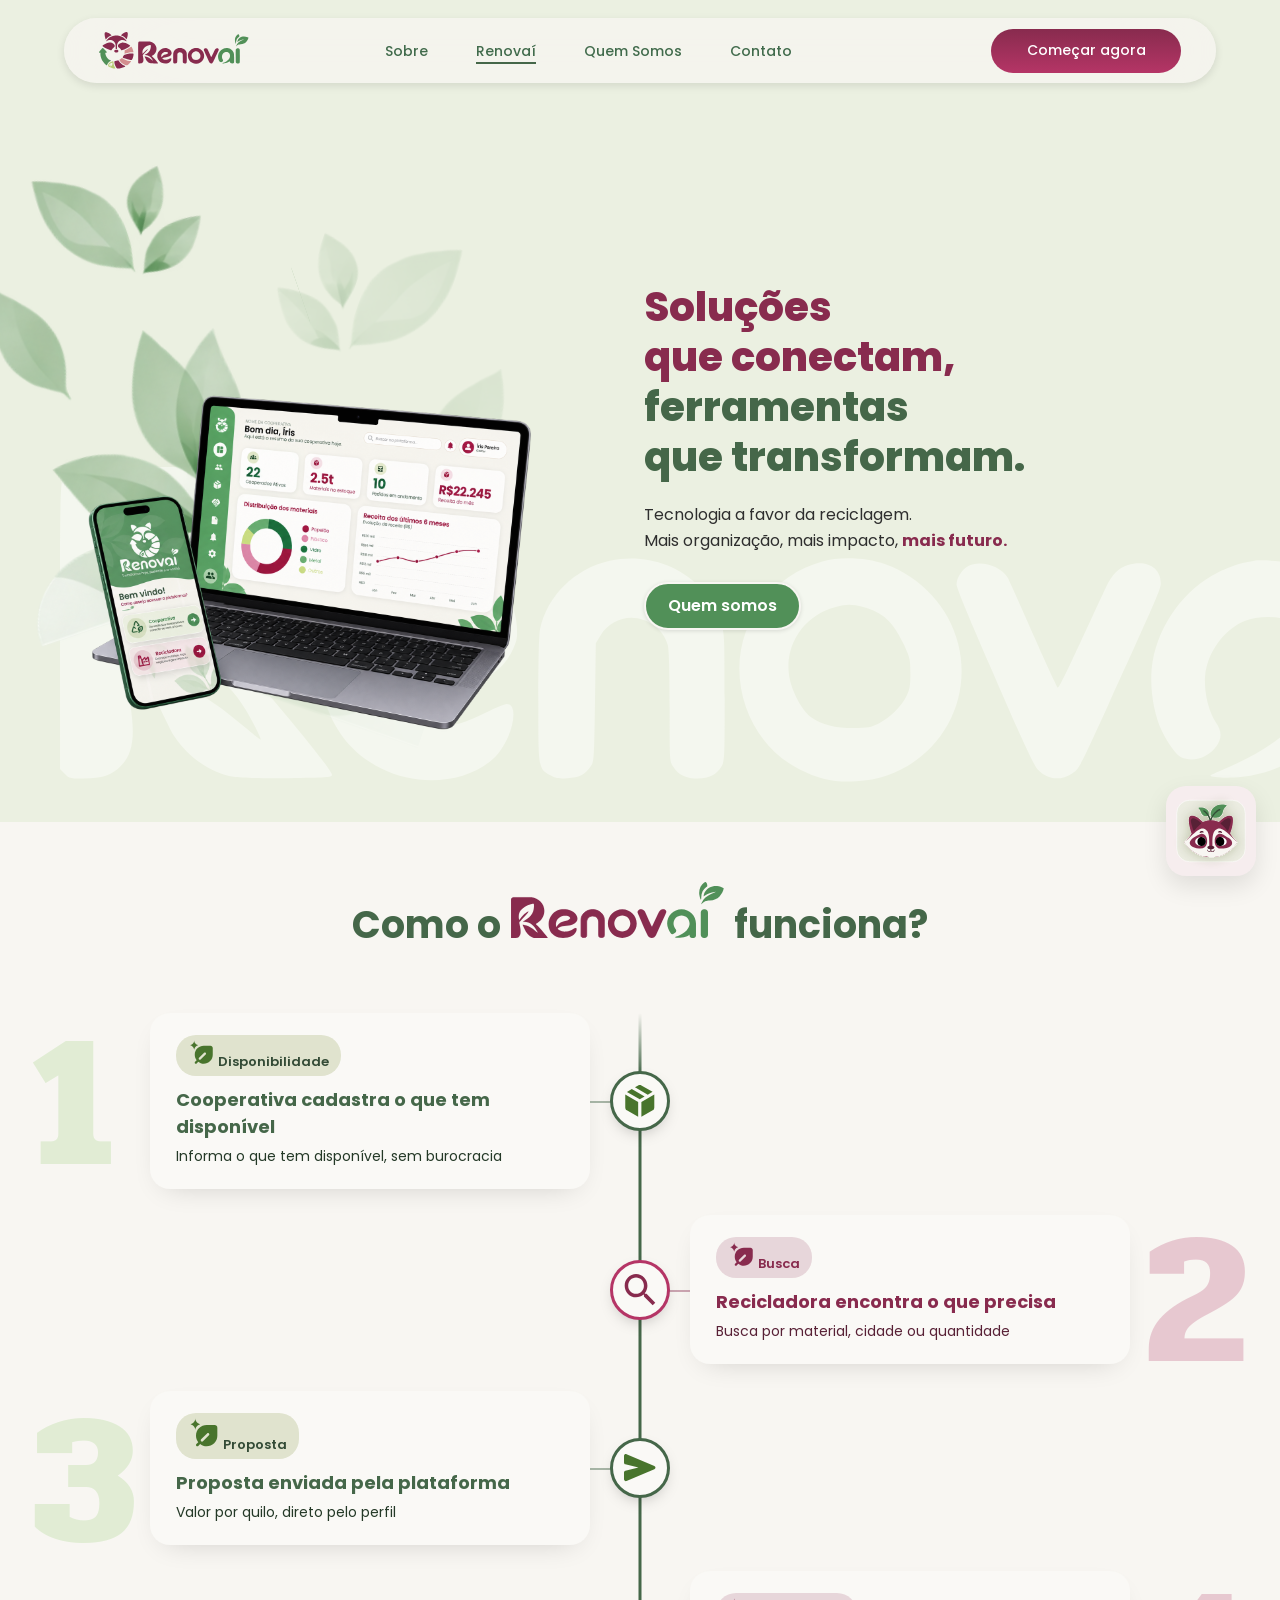
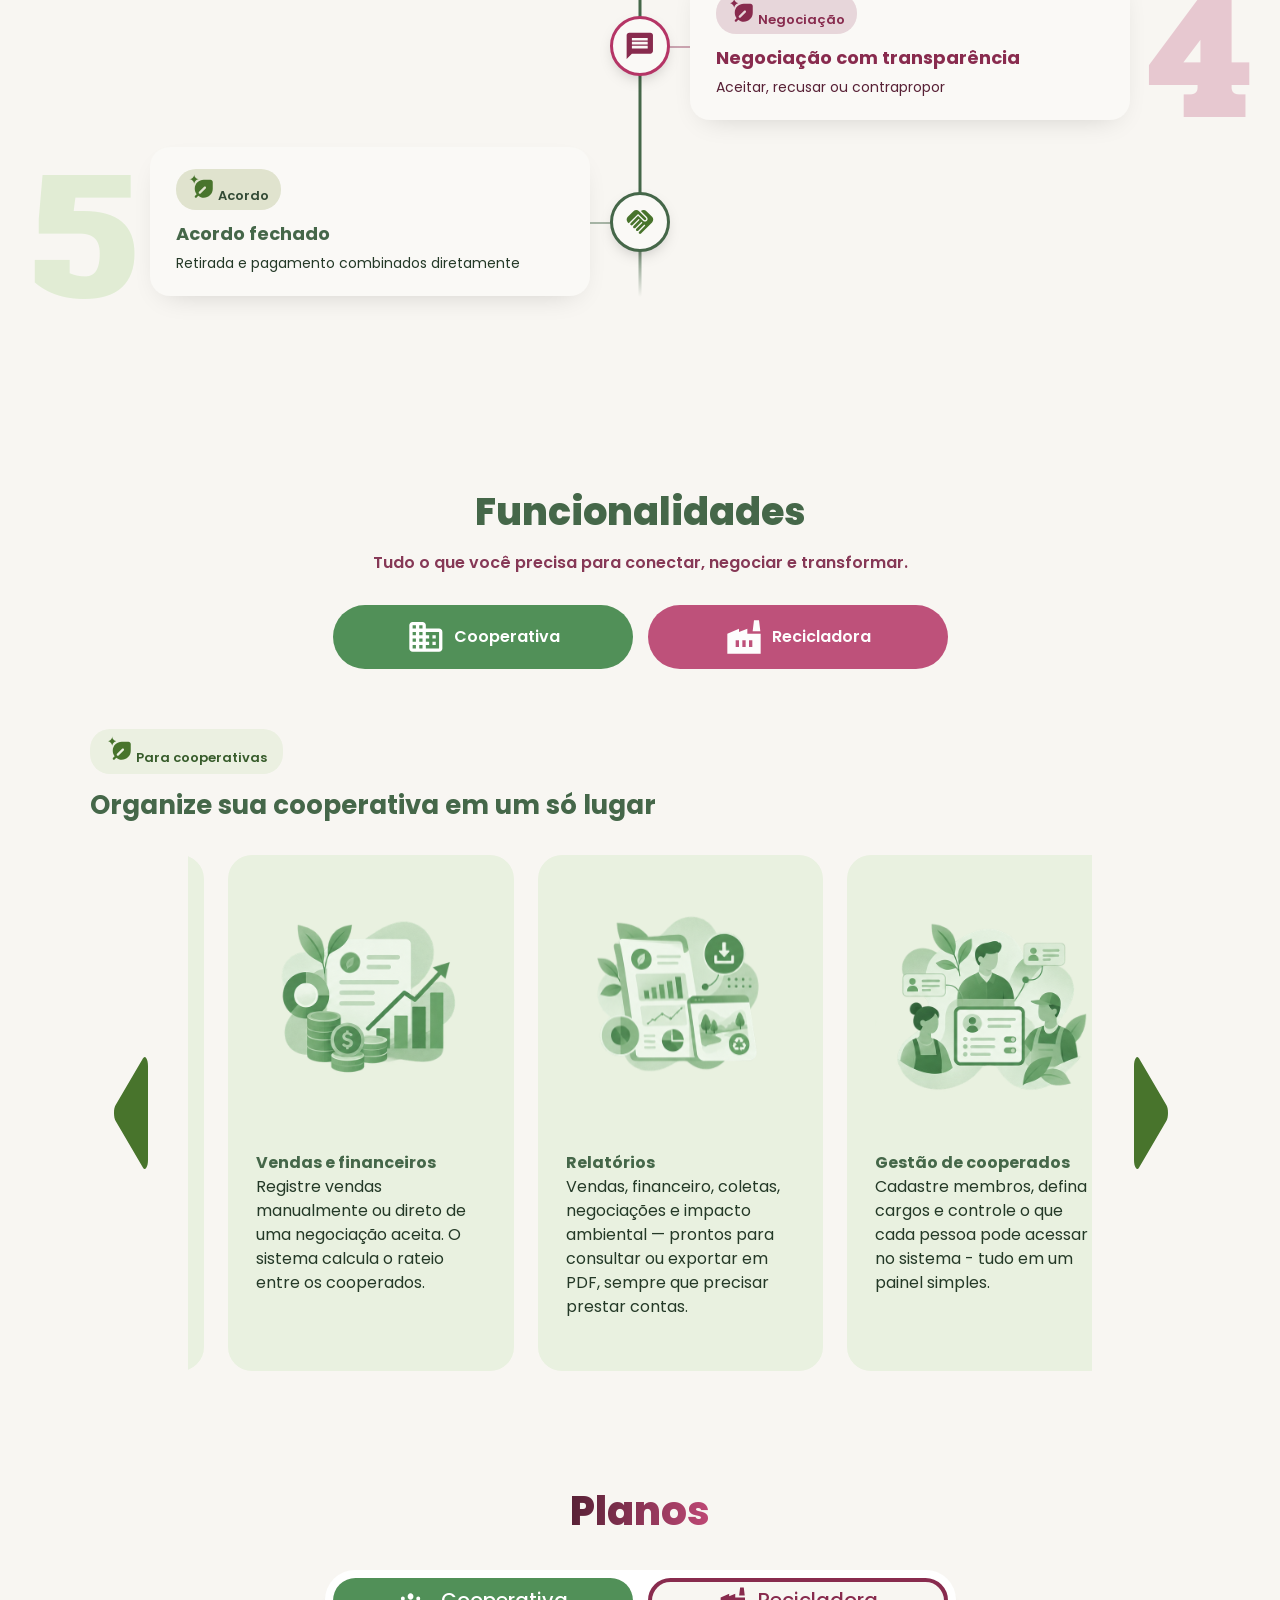
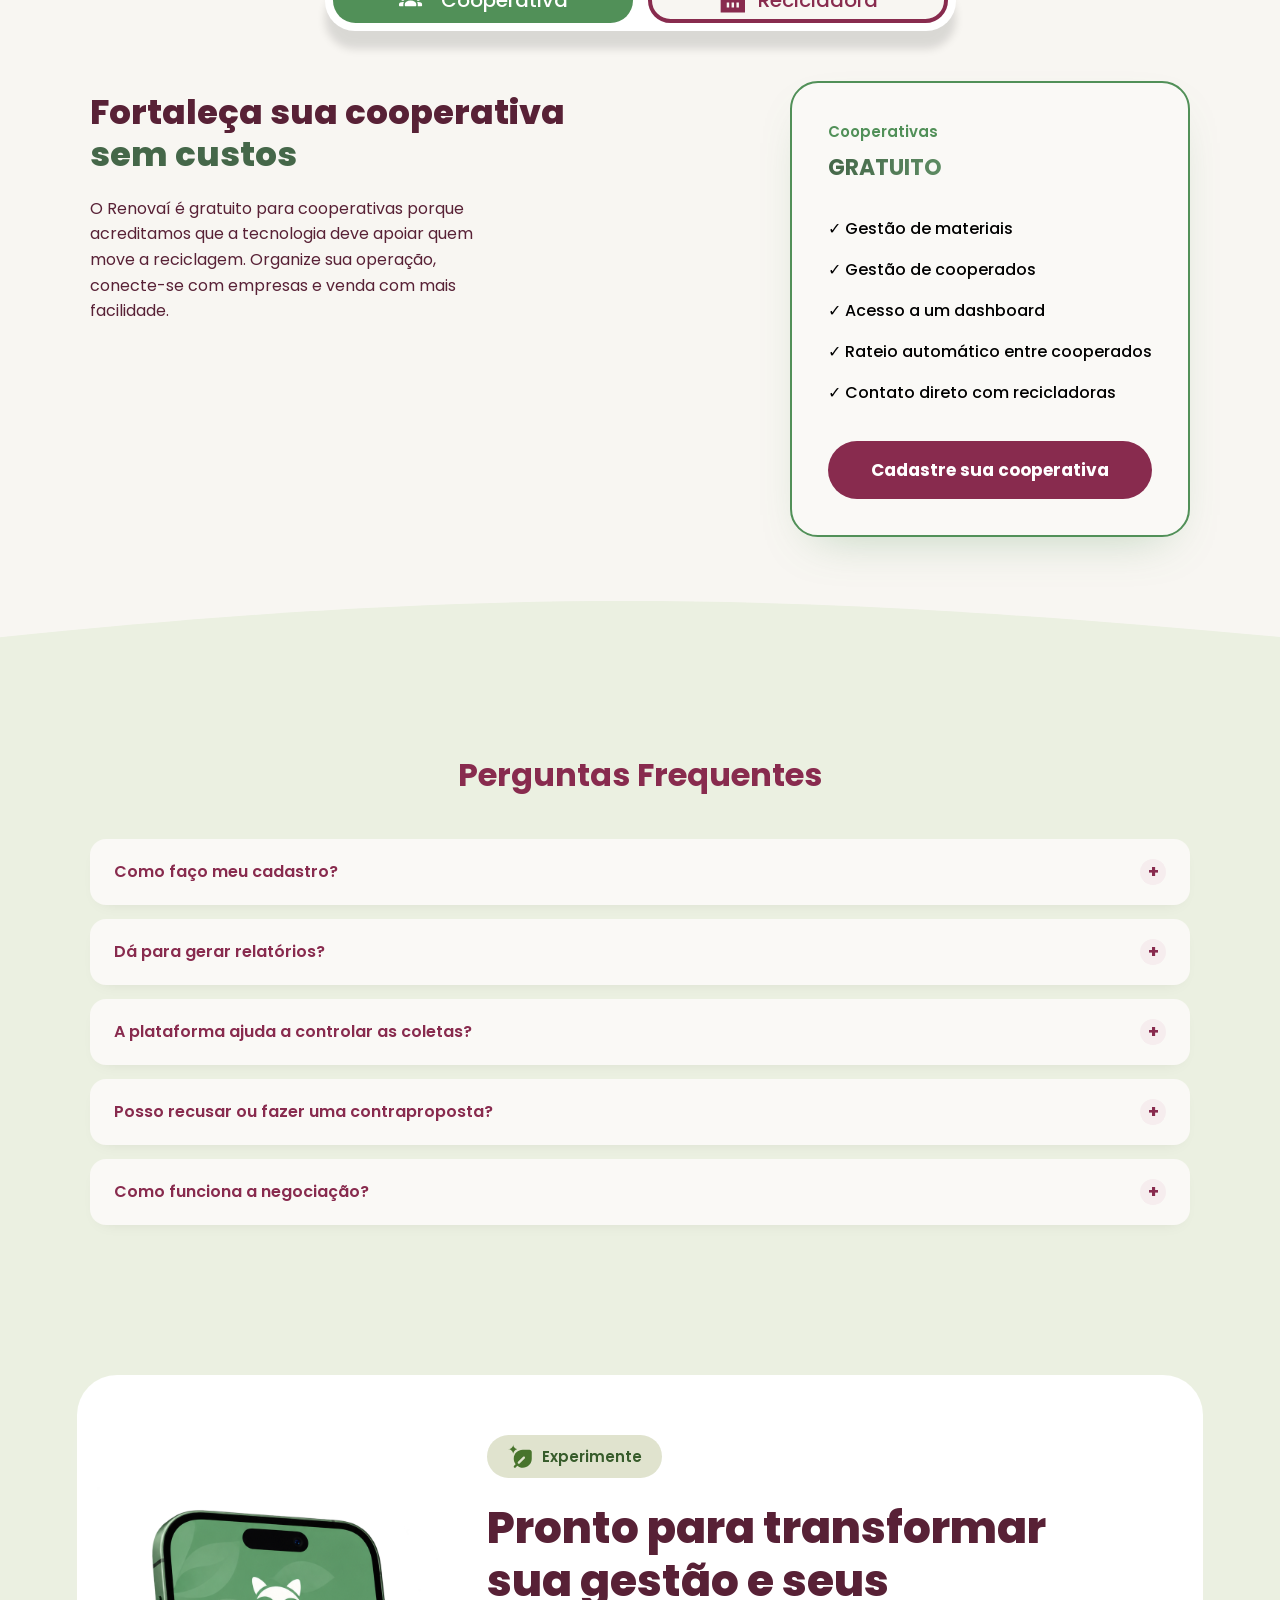
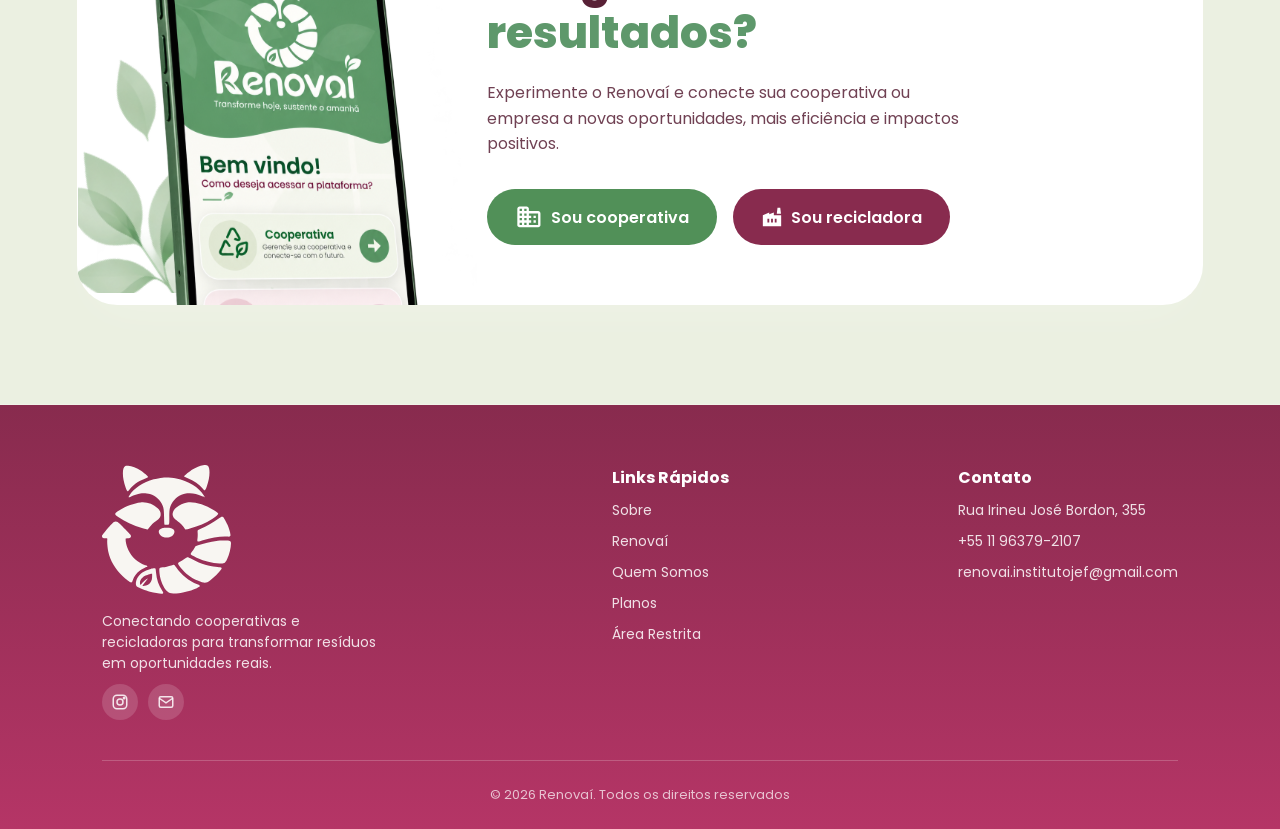
<file: pages/renovai.html>
<!DOCTYPE html>
<html lang="pt-BR">
<head>
    <meta charset="UTF-8">
    <meta name="viewport" content="width=device-width, initial-scale=1.0">
    <title>Renovaí</title>
    <link rel="shortcut icon" href="../images/Nimo.svg" type="image/svg+xml">
    <link rel="stylesheet" href="../css/style.css">
    <link rel="stylesheet" href="../css/responsive.css">
    <link rel="preconnect" href="https://fonts.googleapis.com">
    <link rel="preconnect" href="https://fonts.gstatic.com" crossorigin>
    <link href="https://fonts.googleapis.com/css2?family=Poppins:ital,wght@0,100;0,200;0,300;0,400;0,500;0,600;0,700;0,800;0,900;1,100;1,200;1,300;1,400;1,500;1,600;1,700;1,800;1,900&family=Pridi:wght@200;300;400;500;600;700&display=swap" rel="stylesheet">
</head>
<body>
    <header class="header">
        <nav class="navbar" aria-label="Navegação Principal">
                <img src="../images/Frame 6.svg" alt="Logo Renovaí" id="logo">
            <button class="nav-toggle" type="button" aria-label="Abrir menu" aria-expanded="false" aria-controls="nav-links"><span></span><span></span><span></span></button>

            <ul class="nav-links" id="nav-links">
                
                <li>
                    <a href="../index.html">Sobre</a>
                </li>

                <li>
                    <a href="renovai.html" style="border-bottom: 2px solid #456749;">
                        Renovaí
                    </a>
                </li>

                <li>
                    <a href="quem_somos.html">
                        Quem Somos
                    </a>
                </li>

                <li>
                    <a href="#footer-sobrenos">
                        Contato
                    </a>
                </li>

                <li>
                    <a class="cta1" href="https://renovai-backend-athb.onrender.com/cadastro" style="color: #fff; display: inline-flex; align-items: center; justify-content: center;">Começar agora</a>
                </li>

            </ul>
        </nav>
    </header>
    <main>
        <section class="solucoes-hero">
            <div class="solucoes-fundo-logo">
                <img src="../images/logo_fundo.svg" alt="">
            </div>
            <div class="solucoes-hero-images">
                <img src="../images/celular-laptop.svg" alt="Celular e Dashboard Renovaí" class="solucoes-celular-laptop">
                <img src="../images/image 5.svg" alt="Folhas-fundo" class="solucoes-folhas">
                <img src="../images/folha_clarinha.svg" alt="" class="solucoes-folhas-claras">
            </div>
            <div class="solucoes-texto">
                <h1 class="solucoes-titulo">
                    Soluções <br>
                    que conectam, <br>
                    <span class="destaque-verde">ferramentas <br>
                    que transformam.</span>
                </h1>
                <p class="solucoes-descricao">
                    Tecnologia a favor da reciclagem. <br>
                    Mais organização, mais impacto, <strong class="mais-futuro-negrito">mais futuro.</strong>
                </p>
                <a class="sobreNos" href="quem_somos.html">
                    Quem somos
                </a>
            </div>
            <div class="hero-mascote"><img src="../images/Nimo.svg" alt=""></div>
        </section>

            <section class="funciona">
                <h2 class="funciona-titulo">
                    Como o <img src="../images/Nome Renovaí.svg" alt="Renovaí" class="funciona-logo"> funciona?
                </h2>

                <div class="funciona-timeline">
                    <div class="funciona-linha"></div>

                    <div class="funciona-linha-item">
                        <div class="funciona-conteudo funciona-esquerda">
                        <span class="funciona-badge"><img src="../images/Leaf spark.svg" alt="" class="folha-badge-disponibilidade"> Disponibilidade</span>
                        <h3>Cooperativa cadastra o que tem disponível</h3>
                        <p>Informa o que tem disponível, sem burocracia</p>
                        </div>
                        <div class="funciona-icone-central">
                            <img src="../images/Caixa.svg" alt="" class="images-funciona-item">
                        </div>
                        <span class="funciona-numero funciona-numero-direita">
                        1
                        </span>
                    </div>

                    <div class="funciona-linha-item">
                        <span class="funciona-numero funciona-numero-esquerda">
                        2
                        </span>
                        <div class="funciona-icone-central">
                            <img src="../images/Busca.svg" alt="" class="images-funciona-item">
                        </div>
                        <div class="funciona-conteudo funciona-direita">
                            <span class="funciona-badge2"><img src="../images/Leaf spark-rosa.svg" alt=""> Busca</span>
                            <h3>Recicladora encontra o que precisa</h3>
                            <p>Busca por material, cidade ou quantidade</p>
                        </div>
                    </div>

                    <div class="funciona-linha-item">
                        <div class="funciona-conteudo funciona-esquerda">
                            <span class="funciona-badge"><img src="../images/Leaf spark.svg" alt="" class="images-funciona-item"> Proposta</span>
                            <h3>Proposta enviada pela plataforma</h3>
                            <p>Valor por quilo, direto pelo perfil</p>
                        </div>
                        <div class="funciona-icone-central">
                            <img src="../images/Proposta.svg" alt="" class="images-funciona-item">
                        </div>
                        <span class="funciona-numero funciona-numero-direita">
                        3
                        </span>
                    </div>

                    <div class="funciona-linha-item">
                        <span class="funciona-numero funciona-numero-esquerda">
                        4
                        </span>
                        <div class="funciona-icone-central">
                            <img src="../images/Message.svg" alt="" class="images-funciona-item">
                        </div>
                        <div class="funciona-conteudo funciona-direita">
                            <span class="funciona-badge2"><img src="../images/Leaf spark-rosa.svg" alt=""> Negociação</span>
                            <h3>Negociação com transparência</h3>
                            <p>Aceitar, recusar ou contrapropor</p>
                        </div>
                    </div>

                    <div class="funciona-linha-item">
                        <div class="funciona-conteudo funciona-esquerda">
                            <span class="funciona-badge"><img src="../images/Leaf spark.svg" alt=""> Acordo</span>
                            <h3>Acordo fechado</h3>
                            <p>Retirada e pagamento combinados diretamente</p>
                        </div>
                        <div class="funciona-icone-central">
                            <img src="../images/Handshake.svg" alt="" class="images-funciona-item">
                        </div>
                    <span class="funciona-numero funciona-numero-direita">5</span>
                </div>
            </div>
        </section>

        <section class="funcionalidades">
            <h2 class="funcionalidades-titulo">Funcionalidades</h2>
            <p class="funcionalidades-subtitulo">Tudo o que você precisa para conectar, negociar e transformar.</p>

            <div class="funcionalidades-tabs">
                <button class="tab-cooperativa active" data-target="bloco-cooperativa">
                    <img src="../images/material-symbols_domain-rounded.svg" alt=""> Cooperativa
                </button>
                <button class="tab-recicladora" data-target="bloco-recicladora">
                    <img src="../images/fabrica.svg" alt=""> Recicladora
                </button>
            </div>

            <div class="bloco-funcionalidade bloco-verde" id="bloco-cooperativa">
                <span class="funcionalidade-badge badge-verde"><img src="../images/Leaf spark.svg" alt=""> Para cooperativas</span>
                <h3 class="funcionalidade-heading heading-verde">Organize sua cooperativa em um só lugar</h3>

                <div class="carrossel">
                    <button class="carrossel-seta seta-esquerda" data-carrossel="carrossel-coop" aria-label="Anterior"><img src="../images/setas.svg" alt=""></button>
                    <div class="carrossel-cards" id="carrossel-coop">
                        <div class="funcionalidade-card card-verde">
                            <img src="../images/cooperados.svg" alt="" class="funcionalidade-ilustracao">
                            <h4>Gestão de cooperados</h4>
                            <p>Cadastre membros, defina cargos e controle o que cada pessoa pode acessar no sistema - tudo em um painel simples.</p>
                        </div>
                        <div class="funcionalidade-card card-verde">
                            <img src="../images/coletas.svg" alt="" class="funcionalidade-ilustracao">
                            <h4>Coletas</h4>
                            <p>Registre coletas externas ou entregas recebidas na cooperativa. Para coletas externas, cadastre rotas fixas e acompanhe a equipe em tempo real no mapa.</p>
                        </div>
                        <div class="funcionalidade-card card-verde">
                            <img src="../images/materiais_disponiveis.svg" alt="" class="funcionalidade-ilustracao">
                            <h4>Materiais disponiveis</h4>
                            <p>Divulgue o que sua cooperativa tem pronto para negociar. Não é controle de estoque, é uma vitrine simples para as recicladoras encontrarem você.</p>
                        </div>
                        <div class="funcionalidade-card card-verde">
                            <img src="../images/negociacao.svg" alt="" class="funcionalidade-ilustracao">
                            <h4>Negociações</h4>
                            <p>Receba propostas, negocie valores e acompanhe tudo em um painel único, sem depender de mensagens espalhadas.</p>
                        </div>
                        <div class="funcionalidade-card card-verde">
                            <img src="../images/vendas_financeiros.svg" alt="" class="funcionalidade-ilustracao">
                            <h4>Vendas e financeiros</h4>
                            <p>Registre vendas manualmente ou direto de uma negociação aceita. O sistema calcula o rateio entre os cooperados.</p>
                        </div>
                        <div class="funcionalidade-card card-verde">
                            <img src="../images/relatorios.svg" alt="" class="funcionalidade-ilustracao">
                            <h4>Relatórios</h4>
                            <p>Vendas, financeiro, coletas, negociações e impacto ambiental — prontos para consultar ou exportar em PDF, sempre que precisar prestar contas.</p>
                        </div>
                    </div>
                    <button data-carrossel="carrossel-coop" aria-label="Próximo" class="carrossel-seta seta-direita"><img src="../images/seta.svg" alt=""></button>
                </div>
            </div>

           <div class="bloco-funcionalidade bloco-rosa" id="bloco-recicladora">
                <span class="funcionalidade-badge badge-rosa"><img src="../images/Leaf spark-rosa.svg" alt=""> Para recicladoras</span>
                <h3 class="funcionalidade-heading heading-rosa">Encontre fornecedores com mais eficiência.</h3>

                <div class="carrossel">
                    <button class="carrossel-seta seta-esquerda" data-carrossel="carrossel-reci" aria-label="Anterior">
                        <img src="../images/seta-rosa.svg" alt="">
                    </button>
                    <div class="carrossel-cards" id="carrossel-reci">
                        <div class="funcionalidade-card card-rosa">
                            <img src="../images/busca_coops.svg" alt="" class="funcionalidade-ilustracao">
                            <h4>Busca de cooperativas</h4>
                            <p>Pesquise por material, cidade ou quantidade mínima disponível — e encontre rapidamente quem tem o que você precisa.</p>
                        </div>
                        <div class="funcionalidade-card card-rosa">
                            <img src="../images/mapa_interativo.svg" alt="" class="funcionalidade-ilustracao">
                            <h4>Mapa interativo</h4>
                            <p>Visualize cooperativas cadastradas em um mapa, explore por região e veja a distância aproximada até cada uma.</p>
                        </div>
                        <div class="funcionalidade-card card-rosa">
                            <img src="../images/propostas_diretas.svg" alt="" class="funcionalidade-ilustracao">
                            <h4>Propostas diretas</h4>
                            <p>Envie uma proposta direto do perfil da cooperativa, com valor por quilo e quantidade desejada — sem sair da plataforma.</p>
                        </div>
                        <div class="funcionalidade-card card-rosa">
                            <img src="../images/negociacoes_historico.svg" alt="" class="funcionalidade-ilustracao">
                            <h4>Negociações e histórico</h4>
                            <p>Acompanhe cada etapa da negociação e consulte seu histórico completo de compras a qualquer momento.</p>
                        </div>
                        <div class="funcionalidade-card card-rosa">
                            <img src="../images/alertas_automaticos.svg" alt="" class="funcionalidade-ilustracao">
                            <h4>Alertas automáticos</h4>
                            <p>Configure os materiais de interesse e seja notificado assim que uma cooperativa cadastrar algo compatível com sua demanda.</p>
                        </div>
                    </div>
                    <button class="carrossel-seta seta-direita" data-carrossel="carrossel-reci" aria-label="Próximo"><img src="../images/seta_rosa.svg" alt=""></button>
                </div>
            </div> 
        </section>

<section class="planos" id="planos">
    
    <div class="div_planos">
        <h2 class="planos_titulo">Planos</h2>

        <!-- Seletor único -->
        <div class="coop_reci">
            <div class="planosReciCoop">
                <button class="cooper active" data-plano-tipo="cooperativa">
                    <img src="../images/Groups.svg" alt="" class="coop"> Cooperativa
                </button>
                <button class="recicl" data-plano-tipo="recicladora">
                    <img src="../images/fabrica_botao.svg" alt="" class="recic"> Recicladora
                </button>
            </div>
        </div>

        <!-- Painel Cooperativa: texto + plano gratuito -->
        <div class="planos-painel ativo" id="painel-cooperativa">
            <div class="planos-destaque-conteudo">
                <div class="planos-destaque-texto">
                    <h2 class="planos-destaque-titulo">Fortaleça sua cooperativa <br><span class="planos-destaque-titulo1">sem custos</span>
                    </h2>
                    <p class="planos-destaque-descricao">
                        O Renovaí é gratuito para cooperativas porque acreditamos que a tecnologia deve apoiar quem move a reciclagem. Organize sua operação, conecte-se com empresas e venda com mais facilidade.
                    </p>
                </div>

                <div class="plano-card plano-card-gratuito">
                    <span class="plano-card-badge">Cooperativas</span>
                    <h3 class="plano-card-preco-grande">GRATUITO</h3>
                    <ul class="plano-card-lista">
                        <li>✓ Gestão de materiais</li>
                        <li>✓ Gestão de cooperados</li>
                        <li>✓ Acesso a um dashboard</li>
                        <li>✓ Rateio automático entre cooperados</li>
                        <li>✓ Contato direto com recicladoras</li>
                    </ul>
                    <button class="plano-card-btn btn-fill-maroon">Cadastre sua cooperativa</button>
                </div>
            </div>
        </div>

        <!-- Painel Recicladora: texto + planos pagos -->
        <div class="planos-painel" id="painel-recicladora">

            <div class="planos-pagos-cards">
                <div class="plano-card plano-card-essencial">
                    <h3>Essencial</h3>
                    <p class="plano-card-sub">Para começar a comprar</p>
                    <p class="plano-preco">R$49,00<span>/mês</span></p>
                    <ul class="plano-card-lista">
                        <li>✓ Busca de cooperativas na região</li>
                        <li>✓ Ofertas de materiais simplificadas</li>
                        <li>✓ Contato direto com cooperativas</li>
                        <li>✓ Gestão de compras</li>
                        <li>✓ Dashboard básico de acompanhamento</li>
                    </ul>
                </div>

                <div class="plano-card plano-card-pro">
                    <h3>RenovaPRO</h3>
                    <p class="plano-card-sub">Para quem compra em escala</p>
                    <p class="plano-preco">R$149,00<span>/mês</span></p>
                    <ul class="plano-card-lista">
                        <li>✓ Tudo do plano Essencial</li>
                        <li>✓ Cooperativas e ofertas ilimitadas</li>
                        <li>✓ Destaque nas buscas</li>
                        <li>✓ Relatórios avançados de compras</li>
                        <li>✓ Rastreabilidade dos materiais</li>
                        <li>✓ Dashboard completo</li>
                        <li>✓ Suporte prioritário</li>
                    </ul>
                </div>
            </div>
        </div>

    </div>
</section>

<div class="fundo-faq">
<section class="faq">
    <h2 class="faq-titulo">Perguntas Frequentes</h2>

    <div class="faq-lista"></div>
</section>

<section class="experimente">
    <div class="experimente-card">
        <div class="experimente-img">
            <img src="../images/celular_cta.svg" alt="Celular Renovaí" class="experimente-celular">
            <img src="../images/folhas.svg" alt="" class="experimente-folhas">
        </div>
        <div class="experimente-texto">
            <span class="experimente-badge"><img src="../images/Leaf spark.svg" alt=""> Experimente</span>
            <h2 class="experimente-titulo">
                Pronto para transformar <br>
                sua gestão e seus <span class="destaque-verde">resultados?</span>
            </h2>
            <p class="experimente-descricao">
                Experimente o Renovaí e conecte sua cooperativa
                ou empresa a novas oportunidades, mais
                eficiência e impactos positivos.
            </p>
            <div class="experimente-botoes">
                <button class="btn-sou-cooperativa">
                    <img src="../images/material-symbols_domain-rounded.svg" alt="">
                    Sou cooperativa
                </button>
                <button class="btn-sou-recicladora">
                    <img src="../images/fabrica.svg" alt="">
                    Sou recicladora
                </button>
            </div>
        </div>
    </div>
</section>
</div>

</main>

<footer class="footer_sobrenos" id="footer-sobrenos">
    <div class="footer-conteudo">
    <ul class="footer-marca">
        <li>
        <img src="../images/Renovaí Logo.svg" alt="Ícone do Renovaí">
        </li>

        <li>
            <p>Conectando cooperativas e recicladoras para transformar resíduos em oportunidades reais.</p>
        </li>
        <li class="footer-social">
            <a href="https://www.instagram.com/renovai.app/" target="_blank" rel="noopener noreferrer" aria-label="Instagram">
                <svg viewBox="0 0 24 24" width="18" height="18" fill="none" stroke="currentColor" stroke-width="2"><rect x="3" y="3" width="18" height="18" rx="5"/><circle cx="12" cy="12" r="4"/><circle cx="17.5" cy="6.5" r="1"/></svg>
            </a>

            <a href="mailto:renovai.institutojef@gmail.com" target="_blank" rel="noopener noreferrer" aria-label="E-mail">
                        <svg viewBox="0 0 24 24" width="18" height="18" fill="none" stroke="currentColor" stroke-width="2"><rect x="3" y="5" width="18" height="14" rx="2"/><path d="M3 7l9 6 9-6"/></svg>                
            </a>

        </li>

    </ul>
    <ul>
        <li>
            <p class="footer-titulo">Links Rápidos</p>
        </li>
        <li>
            <a href="../index.html">
                Sobre
            </a>
        </li>
        <li>
            <a href="renovai.html">
                Renovaí
            </a>
        </li>
        <li>
            <a href="quem_somos.html">
                Quem Somos
            </a>
        </li>
        <li>
            <a href="../index.html#planos">
                Planos
            </a>
        </li>
        <li>
            <a href="https://renovai-backend-athb.onrender.com/login">
                Área Restrita
            </a>
        </li>
    </ul>
    <ul>
        <li>
            <p class="footer-titulo">Contato</p>
        </li>
        <li>Rua Irineu José Bordon, 355</li>
        <li>+55 11 96379-2107</li>
        <li>renovai.institutojef@gmail.com</li>
    </ul>
    </div>
    <p class="footer-copy">© 2026 Renovaí. Todos os direitos reservados
    </p>
    </footer>
    <script src="../scripts/main.js" defer></script>
</body>
</html>
</file>
<file: css/style.css>
* {
    margin: 0;
    padding: 0;
    box-sizing: border-box;
}


body {
    font-family: 'Poppins', sans-serif;
    min-height: 100vh;
    width: 100%;
    overflow-x: hidden;

    background-size: 100% auto;
    background-position: top center;
    background-repeat: no-repeat;
    background-color: #F8F6F2;
}
.header {
    width: 100%;
    padding-top: 18px;
}

img {
    max-width: 100%;
}

button{
   border: none;
   outline: none;
}
.navbar {
    width: 90vw;
    height: 65px;

    position: fixed;
    top: 18px;
    left: 50%;
    transform: translateX(-50%);
    z-index: 1000;

    display: flex;
    align-items: center;

    padding: 0 35px;

    background-color: rgba(248, 246, 242, 0.7);
    border-radius: 40px;

    box-shadow: 0 3px 8px rgba(0, 0, 0, 0.10);

    backdrop-filter: blur(60px);
    -webkit-backdrop-filter: blur(60px);
}



#logo {
    width: 150px;
    height: auto;
    display: block;
}

.nav-links {
    display: flex;
    align-items: center;
    flex: 1;
    gap: 48px;

    list-style: none;
}

/* links centralizados na barra, botão "Começar agora" na ponta direita */
.nav-links li:first-child {
    margin-left: auto;
}

.nav-links li:nth-last-child(2) {
    margin-right: auto;
}

.nav-links li:last-child {
    margin-left: 0;
}

.nav-links a {
    color: #416b4c;
    text-decoration: none;
    font-family: 'Poppins', sans-serif;
    font-size: 14px;
    font-weight: 500;
}
main {
     min-height: 800px;
     padding-top: 70px;
}

button {
    font-family: inherit;
    cursor: pointer;
}

.titulo1 {
  top: 90px;
  right: -30px;
}

.title1 {
    color: #882B4E;
    font-weight: 900;
    font-size: 64px;
    display: block;
    font-family: 'Poppins',sans-serif;
    line-height: 58px;
}

.title2 {
    color: #5E986B;
    font-weight: 900;
    font-size: 64px;
    line-height: 58px;
    display: block;
    background: linear-gradient(90deg, #416b4c, #B2C29C);
    -webkit-background-clip: text;
    -webkit-text-fill-color: transparent;
    background-clip: text;
}


.cta1 {
    border-radius: 29px;
    padding: 8px 20px;
    width: 190px;
    height: 44px;
    background: linear-gradient(#882B4E, #B53566);
    color: #fff;
    font-size: 16px;
    font-family: 'Poppins', sans-serif;
    font-weight: bold;
    margin-left: 15px;
    text-decoration: none;
}



.conhecaRenovai{
  background-color: #882B4E;
  color: #fff;
  border-radius: 29px;
  font-weight: 600;
  font-size: 16px;
  height: 48px;
  padding: 8px 22px;
}


.sobreNos{
  background-color: #F8F6F2;
  color: #0000;
  border-color: #5E986B;
  border-style: solid;
  border-radius: 29px;
  border-width: 2px;
  font-weight: 600;
  font-size: 16px;
  height: 48px;
  padding: 8px 22px;
}

.hero {
  min-height: 720px;
  position: relative;
  width: 100%;
  top: 80px;
}

.hero-img-1 {
    position: absolute;
    top: 15px;
    left: 7px;
    z-index: 1;
}

.hero-img-2 {
    position: absolute;
    top: -138px;
    left: 180px;
    z-index: 1;
}

.hero-img-3 {
    position: absolute;
    top: 15px;
    left: 180px;
    z-index: 1;
}

.hero-img-4 {
    position: absolute;
    top: -104px;
    left: 4px;
    z-index: 1;
}

.hero-img-5 {
    position: absolute;
    top: -235px;
    left: -10px;
    z-index: 1;
}

.images-hero {
  position: relative;
  inset: 0;
  width: 100%;
  height: 100%;
}

.hero-celular {
  position: absolute;
  width: 425px;
  right: 13%;
  z-index: 5;
}

.hero-folhas {
  position: absolute;
  right: 0%;
  top: -35px;
  z-index: 4;
}

.hero-predios {
  z-index: 3;
  position: absolute;
  left: 28%;
  top: 140px;
}

.hero-fundo {
  z-index: 0;
  position: absolute;
  top: -200px;
}

.hero-texto {
  position: relative;
  width: 50%;
  margin-left: 6.5%;
  margin-top: 2%;
}

.hero-texto p{
  font-size: 16px;
  max-width: 500px;
  line-height: 1.6;
  margin-top: 18px;
  margin-bottom: 28px;
  margin-left: 0;
  
}

.hero-botoes {
  display: flex;
  align-items: center;
  gap: 16px;
}

.beneficios {
  position: relative;
  min-height: 600px;
}

.titulo-beneficios {
    display: flex;
    align-items: baseline;
    justify-content:center;
    gap: 10px;
    color: #456749;
    font-size: 46px;
    font-weight: 700;
}

.logo_porque {
  width: auto;
  height: auto;
  top: -25px;
}

.hero-frase {
  width: 100%;
  display: flex;
  justify-content: flex-end;
}

.retangulos {
  position: relative;
  width: 100%;
  min-height: 500px;
}

.section2-1 {
  position: absolute;
  right: 285px;
  top: 0;
  z-index: 1;
  opacity: 25%;
}

.section2-2 {
  position: absolute;
  right: 20px;
  top: 3px;
  z-index: 1;
  opacity: 25%;
}

.section2-3 {
  position: absolute;
  right: 20px;
  top: 230px;
  z-index: 1;
  opacity: 25%;
}

.section2-4 {
  position: absolute;
  right: 285px;
  top: 230px;
  opacity: 25%;
  z-index: 1;
}


.beneficios-conteudo {
  position: relative;
  z-index: 2;
  display: flex;
  gap: 32px;
  align-items: flex-start;
  max-width: 1100px;
  margin: 0 auto;
  padding: 0 6%;
}

.icone-trilha {
  position: relative;
  width: 240px;
  height: 500px;
  flex-shrink: 0;
}

.wheel-svg {
  position: absolute;
  top: 0;
  left: -240px;
  width: 480px;
  height: 500px;
  overflow: visible;
}


.leque-fundo path {
  fill: #DCEACB;
  opacity: 0.4;
  pointer-events: none;
}

.icone-segmento {
  fill: #DCEACB;
  stroke: #F8F6F2;
  stroke-width: 2;
  stroke-linejoin: round;
  cursor: pointer;
  transition: fill 0.18s ease;
}

.icone-segmento.active {
  fill: #882B4E;
}

.icone-segmento:hover:not(.active) {
  fill: #C9DFB2;
}


.beneficios-conteudo {
  position: relative;
  z-index: 2;
  display: flex;
  gap: 48px;
  align-items: flex-start;
  max-width: 1100px;
  margin: 0 auto;
  padding: 0 6%;
}


.beneficios-conteudo {
    position: relative;
    z-index: 2;
    display: flex;
    gap: 48px;
    align-items: flex-start;
    max-width: 1100px;
    margin: 0 auto;
    padding: 0 6%;
}

.icone-trilha {
    position: relative;
    width: 240px;
    height: 500px;
    flex: 0 0 240px;
    overflow: visible;

    /* Move toda a roda para a esquerda */
    transform: translateX(-180px);
}

.wheel-svg {
    position: absolute;
    top: 0;
    left: -240px;
    display: block;
    width: 480px;
    height: 500px;
    max-width: none;
    overflow: visible;
}


.icone-conteudo {
  position: absolute;
  transform: translate(-50%, -50%);
  width: 48px;
  height: 48px;
  display: flex;
  align-items: center;
  justify-content: center;
  pointer-events: none;
  z-index: 2;
}



/* Pétalas decorativas: suaves e discretas */
.leque-fundo path {
    fill: #DCEACB;
    opacity: 0.52;
    stroke: #F8F6F2;
    stroke-width: 5;
    stroke-linejoin: round;
    pointer-events: none;
}

/* Pétalas interativas */
.icone-segmento {
    fill: #DCEACB;
    stroke: #F8F6F2;
    stroke-width: 5;
    stroke-linejoin: round;
    stroke-linecap: round;
    cursor: pointer;
    transition:
        fill 240ms ease,
        filter 240ms ease,
        stroke 240ms ease;
}

/* Pétala selecionada */
.icone-segmento.active {
    fill: #882B4E;
    stroke: #F8F6F2;
    stroke-width: 4;
    filter: drop-shadow(0 5px 5px rgb(92 38 60 / 18%));
}

/* Realce delicado ao passar o mouse */
.icone-segmento:hover:not(.active) {
    fill: #C9DFB2;
    filter: drop-shadow(0 3px 4px rgb(69 103 73 / 12%));
}

/* Área dos ícones */
.icone-conteudo {
    position: absolute;
    width: 48px;
    height: 48px;
    display: flex;
    align-items: center;
    justify-content: center;
    border-radius: 50%;
    transform: translate(-50%, -50%);
    pointer-events: none;
    z-index: 2;
    background: transparent;
    transition: background-color 240ms ease;
}

/* Ícones consistentes */
.icone-conteudo img {
    display: block;
    width: 34px;
    height: 34px;
    object-fit: contain;
    transition:
        width 240ms ease,
        height 240ms ease,
        filter 240ms ease;
}

/* Ícone branco na pétala selecionada */
.icone-conteudo.active {
    background: transparent;
}

.icone-conteudo.active img {
    width: 34px;
    height: 34px;
    filter: brightness(0) invert(1);
}

/* Acessibilidade: respeita quem prefere menos animações */
@media (prefers-reduced-motion: reduce) {
    .icone-segmento,
    .icone-conteudo,
    .icone-conteudo img {
        transition: none;
    }
}





/* Card de benefícios */
.card-beneficio {
    position: relative;
    z-index: 3;
    flex: 1 1 0;
    min-width: 0;
    max-width: 540px;
    margin: 38px 0 0;
    padding: 32px 34px;

    background: #FFFFFF;
    border: 1px solid #E5EBDD;
    border-radius: 24px;
    box-shadow: 0 12px 32px rgb(54 78 51 / 9%);

    color: #344B36;
    box-sizing: border-box;
}

/* Cabeçalho */
.card-beneficio-topo {
    display: flex;
    align-items: center;
    gap: 18px;
    margin-bottom: 26px;
}

/* Ícone do cabeçalho */
.card-beneficio-icone {
    display: flex;
    align-items: center;
    justify-content: center;
    flex: 0 0 64px;
    width: 64px;
    height: 64px;

    background: #F0F5E9;
    border-radius: 18px;
}

.card-beneficio-icone img {
    display: block;
    width: 36px;
    height: 36px;
    object-fit: contain;
}

/* Título */
.card-beneficio-topo h3 {
    margin: 0 0 7px;
    color: #456749;
    font-size: 27px;
    font-weight: 700;
    line-height: 1.2;
}

/* Subtítulo */
.card-beneficio-topo p {
    margin: 0;
    color: #6D776A;
    font-size: 15px;
    line-height: 1.6;
}

/* Lista de benefícios */
.card-beneficio-lista {
    display: flex;
    flex-direction: column;
    gap: 16px;
    margin: 0;
    padding: 22px 0 0;
    border-top: 1px solid #E8EDE3;
    list-style: none;
}

.card-beneficio-lista li {
    display: flex;
    align-items: flex-start;
    gap: 12px;
    color: #4C584A;
    font-size: 15px;
    line-height: 1.6;
}

.card-beneficio-lista li span {
    display: inline-flex;
    align-items: center;
    justify-content: center;
    flex: 0 0 22px;
    width: 22px;
    height: 22px;
    margin-top: 1px;

    background: #EAF2E2;
    border-radius: 50%;
    color: #456749;
    font-size: 13px;
    font-weight: 700;
}

/* Telas menores */
@media (max-width: 768px) {
    .card-beneficio {
        width: 100%;
        max-width: 100%;
        margin-top: 20px;
        padding: 24px;
        border-radius: 20px;
    }

    .card-beneficio-topo {
        gap: 14px;
        margin-bottom: 22px;
    }

    .card-beneficio-icone {
        flex-basis: 54px;
        width: 54px;
        height: 54px;
    }

    .card-beneficio-topo h3 {
        font-size: 23px;
    }

    .card-beneficio-topo p,
    .card-beneficio-lista li {
        font-size: 14px;
    }
}

.bloco_coop {
  position: absolute;
  min-height: 540px;
  background-color: #EAECE6;
  border-radius: 35px;
  width: 45%;
  left: 65px;
  top: 0;
}

.linhas-1_card,
.linhas-2_card,
.linhas-3_card,
.linhas-4_card {
  width: 80%;
  margin: 8px 50px;
  border: none;
  border-top: 1px solid #582136;
  opacity: 0.3;
}

.texto1_card_coop,
.texto2_card_coop,
.texto3_card_coop,
.texto4_card_coop {
  margin-top: 25px;
  margin-left: 90px;
  margin-right: 30px;
  padding-top: 3px;
  color: #2E3D30;
  opacity: 80%;
  font-size: 22px;
}

.texto1_card_coop {
  margin-top: 210px;
}

.primeira_linha_coop {
  position: absolute;
  font-size: 38px;
  color:#456749;
  line-height: 25px;
  left: 30px;
  top: 105px;
}

.segunda_linha_coop {
  position: absolute;
  font-size: 38px;
  color: #456749;
  line-height: 25px;
  display: block;
  left: 30px;
  top: 152px;
}

.beneficios_coop_reci {
  position: relative;
  width: 100%;
  min-height: 650px;
  margin-top: 100px;
}

.bloco_recicladora {
  align-items: center;
  position: absolute;
  min-height: 540px;
  background-color: #F6EDEE;
  border-radius: 35px;
  width: 45%;
  right: 65px;
  top: 0;
}

.primeira_linha_reci {
  position: absolute;
  font-size: 38px;
  color: #882B4E;
  line-height: 25px;
  left: 80px;
  top: 105px;
}

.segunda_linha_reci {
  position: absolute;
  font-size: 38px;
  color: #882B4E;
  line-height: 25px;
  display: block;
  left: 80px;
  top: 152px;
}


.linhas1_card,
.linhas2_card,
.linhas3_card,
.linhas4_card {
  width: 80%;
  margin: 8px 50px;
  border: none;
  border-top: 1px solid #582136;
  opacity: 0.3;
}

.texto1_card_reci,
.texto2_card_reci,
.texto3_card_reci,
.texto4_card_reci {
  margin-top: 25px;
  margin-left: 90px;
  margin-right: 30px;
  padding-top: 3px;
  color: #582136;
  font-size: 22px;
}

.texto1_card_reci{
  margin-top: 210px;
}

.section3-1 {
  position: absolute;
  z-index: 2;
  top: 204px;
  left: -13px;
}

.section3-2 {
  position: absolute;
  top: 120px;
  right: 45.5%;
  width: 150px;
  z-index: 4;
}

.section3-3 {
  position: absolute;
  top: 140px;
  right: 47%;
  width: 100px;
  z-index: 5;
}

.section3-4 {
  position: absolute;
  top: 350px;
  right: -2px;
  z-index: 2;
}

.ctacoop {
  position: absolute;
  border-radius: 35px;
  top: 50px;
  left: 35px;
  border-style: solid;
  background-color: #5E986B;
  border-color: #5E986B;
  color: white;
  width: 165px;
  font-size: 16px;
  height: 30px;
  z-index: 0;
}

.ctareci {
  position: absolute;
  border-radius: 35px;
  left: 65px;
  top: 50px;
  border-style: solid;
  background-color: #882B4E;
  border-color: #882B4E;
  color: white;
  width: 165px;
  font-size: 16px;
  height: 30px;
  z-index: 0;
}

.planos {
  min-height: 720px;
  position: relative;
}

.section4-1 {
  position: absolute;
  top: -30px;
  left: -1%;
  opacity: 0.2;
}

.section4-2 {
  position: absolute;
  top: 225px;
  left: -1%;
  opacity: 0.2;
}

.section4-3 {
  position: absolute;
  top: 18px;
  left: 14%;
  opacity: 0.2;
}

.div_planos {
  position: relative;
  display: flex;
  flex-direction: column;
  align-items: center;
  z-index: 2;
}

.coop_reci{
  width: 100%;
  display: flex;
  justify-content: center;
  margin-top: 5px;
  gap: 15px;
  flex-wrap: wrap;
}

.planos_titulo {
  position: relative;
  text-align: center;
  font-size: 36px;
  background: linear-gradient(90deg,#582136,#BE4875);
  -webkit-background-clip: text;
  -webkit-text-fill-color: transparent;
  background-clip: text;
  margin-left: 0;
}

.planosReciCoop {
    background-color: white;
    border-radius: 30px;
    padding: 8px;
    display: flex;
    justify-content: center;
    gap: 15px;
    box-shadow: 0 18px 8px rgba(0, 0, 0, 0.12);
}

.cooper {
  width: 300px;
  height: 45px;
  background-color: #519058;
  color: white;
  font-weight: 500;
  font-size: 20px;
  border-radius: 52px;
  display: flex;
  align-items: center;
  justify-content: center;
}


.recicl {
  width: 300px;
  height: 45px;
  font-weight: 500;
  background-color: #F8F6F2;
  border: 4px solid #882B4E;
  border-radius: 52px;
  font-size: 20px;
  color: #882B4E;
  display: flex;
  align-items: center;
  justify-content: center;
}

.cooper,
.recicl {
  transition: background-color 0.2s ease, color 0.2s ease, border-color 0.2s ease;
}

/* Cooperativa: verde quando ativo, contornado quando inativo */
.cooper.active {
  background-color: #519058;
  color: #fff;
  border: none;
}
.cooper:not(.active) {
  background-color: #F8F6F2;
  color: #519058;
  border: 4px solid #519058;
}

/* Recicladora: vinho quando ativo, contornado quando inativo */
.recicl.active {
  background-color: #882B4E;
  color: #fff;
  border: none;
}
.recicl:not(.active) {
  background-color: #F8F6F2;
  color: #882B4E;
  border: 4px solid #882B4E;
}

.cooper img {
  width: 36px;
  height: 36px;
  object-fit: contain;
  margin: 0 8px 0 0;
}

.recicl img {
  width: 32px;
  height: 32px;
  object-fit: contain;
  margin: 0 8px 0 0;
}

.planos-bloco-destaque,
.planos-bloco-pagos {
  margin-bottom: 70px;
}

.planos-destaque-conteudo {
  display: flex;
  align-items: flex-start;
  justify-content: space-between;
  gap: 60px;
  max-width: 1100px;
  margin: 50px auto 0;
  text-align: left;
}

.planos-destaque-texto {
  flex: 1;
  padding-top: 10px;
}

.planos-destaque-titulo {
  font-size: 34px;
  font-weight: 800;
  color: #582136;
  line-height: 1.25;
  margin-bottom: 20px;
}

.planos-destaque-titulo1 {
  color: #456749;
}

.planos-destaque-descricao {
  font-size: 16px;
  color: #582136;
  line-height: 1.6;
  max-width: 420px;
}

.planos-pagos-cards {
  display: none;
  justify-content: center;
  gap: 40px;
  margin-top: 45px;
  flex-wrap: wrap;
}

.planos-pagos-cards.ativo {
  display: flex;
}

.planos-painel {
  display: none;
  width: 100%;
}

.planos-painel.ativo {
  display: block;
}

.planos-painel-texto {
  text-align: center;
  max-width: 600px;
  margin: 50px auto 0;
}

.planos-pagos-cards {
  display: flex;
  justify-content: center;
  gap: 40px;
  margin-top: 50px;
  flex-wrap: wrap;
}

/* ===== Cards de plano (base comum) ===== */
.plano-card {
  flex-shrink: 0;
  width: 360px;
  border-radius: 28px;
  padding: 36px;
  text-align: left;
}

.plano-card h3 {
  font-size: 22px;
  font-weight: 700;
  margin-bottom: 24px;
}

.plano-card-lista {
  list-style: none;
  margin-bottom: 28px;
}

.plano-card-lista li {
  font-size: 16px;
  font-weight: 500;
  padding: 8px 0;
}

.plano-card-btn {
  width: 100%;
  border-radius: 40px;
  padding: 16px;
  font-size: 17px;
  font-weight: 700;
}

.btn-fill-maroon { background-color: #882B4E; color: #fff; }
.btn-fill-white { background-color: #fff; color: #882B4E; }

/* Card gratuito (destaque) */
.plano-card-gratuito {
  width: 400px;
  background-color: #FAF9F6;
  border: 2px solid #519058;
  box-shadow: 0 20px 50px -25px rgba(81, 144, 88, 0.4);
}

.plano-card-badge {
  display: inline-block;
  font-size: 15px;
  font-weight: 600;
  color: #519058;
  margin-bottom: 8px;
}

.plano-card-preco-grande {
  font-size: 44px;
  font-weight: 900;
  background-image: linear-gradient(90deg,#456749, #89CD91);
  -webkit-background-clip: text;
  background-clip: text;
  -webkit-text-fill-color: transparent;
  color: transparent;
  margin-bottom: 24px;
}

/* Card Essencial */
.plano-card-essencial {
  background-color: #FAF9F6;
  border: 2px solid #882B4E;
  color: #582136;
}

.plano-card-essencial .plano-card-lista li { color: #582136; }

.plano-preco {
  font-size: 38px;
  font-weight: 800;
  color: #582136;
  margin-bottom: 24px;
}

.plano-preco span {
  font-size: 18px;
  font-weight: 500;
}

/* Card RenovaPRO */
.plano-card-pro {
  background: linear-gradient(160deg, #B53566, #882B4E);
  color: #fff;
  box-shadow: 0 20px 50px -20px rgba(136, 43, 78, 0.5);
}

.plano-card-pro .plano-preco { color: #fff; }

@media (max-width: 900px) {
  .planos-destaque-conteudo { flex-direction: column; align-items: center; text-align: center; }
  .planos-destaque-descricao { margin: 0 auto; }
}

.experimente {
  padding: 0 6%;
  margin-top: 120px;
}

.experimente-card {
  position: relative;
  display: flex;
  align-items: center;
  gap: 60px;
  background-color: #FFFFFF;
  border-radius: 40px;
  padding: 60px 80px 60px 0;
  box-shadow: 0 20px 50px -20px rgba(255, 255, 255, 0.25);
  overflow: hidden;
}

.experimente-img {
  position: relative;
  flex-shrink: 0;
  width: 380px;
  margin-left: -30px;
  margin-top: -40px;
}

.experimente-celular {
  width: 100%;
  position: relative;
  z-index: 2;
  top: 80px;
  left: 50px;
}

.experimente-folhas {
  position: absolute;
  bottom: -60px;
  left: 31px;
  width: 220px;
  z-index: 1;
  opacity: 0.9;
}

.experimente-texto {
  position: relative;
  z-index: 2;
  flex: 1;
}

.experimente-badge {
  display: inline-flex;
  align-items: center;
  gap: 8px;
  background-color: #E0E3CE;
  color: #375C2B;
  font-weight: 600;
  font-size: 15px;
  padding: 8px 20px;
  border-radius: 30px;
  margin-bottom: 24px;
}

.experimente-titulo {
  font-size: 44px;
  font-weight: 800;
  color: #582136;
  line-height: 1.2;
  margin-bottom: 20px;
}

.experimente-titulo .destaque-verde {
  color: #5E986B;
}

.experimente-descricao {
  font-size: 16px;
  color: #582136;
  opacity: 0.85;
  line-height: 1.6;
  max-width: 480px;
  margin-bottom: 32px;
}

.experimente-botoes {
  display: flex;
  gap: 16px;
  flex-wrap: wrap;
}

.btn-sou-cooperativa,
.btn-sou-recicladora {
  display: flex;
  align-items: center;
  gap: 10px;
  border-radius: 40px;
  padding: 14px 28px;
  font-size: 16px;
  font-weight: 600;
  color: #fff;
}

.btn-sou-recicladora img {
  width: 22px;
  height: 22px;
}

.btn-sou-cooperativa img {
  width: 28px;
  height: 28px;
}

.btn-sou-cooperativa {
  background-color: #519058;
}

.btn-sou-recicladora {
  background-color: #882B4E;
}

.footer_sobrenos {
  width: 100%;
  margin-top: 100px;
  padding: 60px 8% 0;
  background: linear-gradient(#882B4E, #B53566);
  color: #fff;
}

.footer-conteudo {
  display: flex;
  justify-content: space-between;
  gap: 40px;
  flex-wrap: wrap;
  padding-bottom: 40px;
  border-bottom: 1px solid rgba(255, 255, 255, 0.2);
}

.footer_sobrenos ul {
  list-style: none;
}

.footer-marca {
  max-width: 280px;
}

.footer-marca img {
  width: 130px;
}

.footer_sobrenos li {
  margin-bottom: 10px;
  font-size: 14px;
  color: rgba(255, 255, 255, 0.85);
}

.footer_sobrenos li:last-child {
  margin-bottom: 0;
}

.footer-titulo {
  font-weight: 700;
  font-size: 16px;
  color: #fff;
  margin-bottom: 8px;
}

.footer-social {
  display: flex;
  gap: 10px;
  margin-top: 8px;
}

.footer-social a {
  width: 36px;
  height: 36px;
  border-radius: 50%;
  background: rgba(255, 255, 255, 0.15);
  display: flex;
  align-items: center;
  justify-content: center;
  color: #fff;
  transition: background 0.2s ease;
}

.footer-social a:hover {
  background: rgba(255, 255, 255, 0.3);
}

.footer_sobrenos a {
  color: rgba(255, 255, 255, 0.85);
  text-decoration: none;
  transition: color 0.2s ease;
}

.footer_sobrenos a:hover {
  color: #fff;
}

.footer-copy {
  text-align: center;
  padding: 24px 0;
  font-size: 13px;
  color: rgba(255, 255, 255, 0.7);
}

.solucoes-hero {
  position: relative;
  min-height: 720px;
  display: flex;
  align-items: center;
  gap: 60px;
  padding: 100px 6% 60px;
  overflow: hidden;
  background-color: #EBF0E1;
  top: 0;
}

.solucoes-fundo-logo {
  position: absolute;
  left: 60px;
  width: 1475px;
  bottom: 40px;
  font-size: 90px;
  font-weight: 900;
  z-index: 0;
  white-space: nowrap;
  user-select: none;
}

.solucoes-fundo-logo img {
  display: block;
  width: 100%;
}

.solucoes-hero-images {
  position: relative;
  z-index: 2;
  flex-shrink: 0;
  width: 45%;
}

.solucoes-celular-laptop {
  width: 740px;
  position: absolute;
  bottom: 30px;
  left: -20px;
  z-index: 3;
}

.solucoes-folhas {
  position: absolute;
  top: -60px;
  left: -200px;
  width: 860px;
  z-index: 1;
  transform: scaleX(-1);
}

.solucoes-texto {
  position: relative;
  z-index: 2;
  flex: 1;
}

.solucoes-titulo {
    font-size: 40px;
    font-weight: 800;
    color: #882B4E;
    line-height: 1.25;
    margin-bottom: 20px;
}

.solucoes-titulo .destaque-verde {
  color: #456749;
}

.solucoes-descricao {
  font-size: 16px;
  color: #2E2E2E;
  line-height: 1.6;
  margin-bottom: 28px;
}

.solucoes-descricao .mais-futuro-negrito {
  color: #882B4E;
}

.sobreNos {
  background-color: #519058;
  color: #fff;
  justify-content: center;
  align-items: center;
  border: 3px solid #519058;
}

/* a seta do SVG é verde; fica branca sobre o fundo verde */
.sobreNos img {
  filter: brightness(0) invert(1);
}

.solucoes-mascote {
  position: absolute;
  bottom: 20px;
  right: 6%;
  width: 90px;
  z-index: 2;
}

.funciona {
  padding: 60px 6% 100px;
  text-align: center;
}

.funciona-titulo {
  font-size: 38px;
  font-weight: 700;
  color: #456749;
  margin-bottom: 60px;
  display: flex;
  align-items: baseline;
  justify-content: center;
  gap: 10px;
}

.funciona-logo {
  height: 56px;
}

.funciona-timeline {
  position: relative;
  max-width: 900px;
  margin: 0 auto;
}

.funciona-linha {
  position: absolute;
  left: 50%;
  top: 0;
  bottom: 0;
  width: 2px;
  border-left: 3.5px solid #456749;
  transform: translateX(-50%);
  z-index: 0;
}

.funciona-linha-item {
  position: relative;
  display: flex;
  align-items: center;
  min-height: 140px;
  margin-bottom: 20px;
}

.funciona-conteudo {
  width: calc(50% - 50px);
  text-align: left;
  background: #FAF9F6;
  border-radius: 20px;
  padding: 22px 26px;
  box-shadow: 0 10px 30px -15px rgba(0, 0, 0, 0.2);
}

.funciona-esquerda {
  margin-right: auto;
}
.funciona-direita {
  margin-left: auto;
}

.funciona-badge {
  display: inline-block;
  background: #E0E3CE;
  color: #334B36;
  font-size: 13px;
  font-weight: 600;
  padding: 4px 12px;
  border-radius: 20px;
  margin-bottom: 10px;
}

.funciona-badge2 {
  display: inline-block;
  background:rgba(136, 43, 78, 0.17);
  color: #882B4E;
  font-size: 13px;
  font-weight: 600;
  padding: 4px 12px;
  border-radius: 20px;
  margin-bottom: 10px;
}

.funciona-esquerda h3 {
  font-size: 18px;
  color: #456749;
  margin-bottom: 6px;
}

.funciona-direita h3 {
  font-size: 18px;
  color: #882B4E;
  margin-bottom: 6px;
}

.funciona-esquerda p {
  font-size: 14px;
  color: #243927;
}

.funciona-direita p {
  font-size: 14px;
  color: #582136;
}

.funciona-icone-central {
  position: absolute;
  left: 50%;
  top: 50%;
  transform: translate(-50%, -50%);
  width: 56px;
  height: 56px;
  background: #F8F6F2;
  border: 2px solid rgba(69, 103, 73, 0.4);
  border-radius: 50%;
  display: flex;
  align-items: center;
  justify-content: center;
  z-index: 3;
}

.images-funciona-item {
  width: 32px;
  height: 32px;
}

.funciona-numero {
  position: absolute;
  top: 50%;
  transform: translateY(-50%);
  font-size: 190px;
  font-weight: 900;
  z-index: 3;
}

.funciona-numero-direita {
  font-family: "Pridi";
  color: #D5E8C5;
  opacity: 0.65;
  left: -90px; 
  top: 90px; 
}

.funciona-numero-esquerda {
  right: -60px;
  font-family: "Pridi";
  color: rgba(181, 53, 102, 0.24);
  top: 85px;
}

.funcionalidades {
  padding: 60px 6% 40px;
  text-align: center;
}

.funcionalidades-titulo {
  font-size: 38px;
  font-weight: 800;
  color: #456749;
  margin-bottom: 10px;
}

.funcionalidades-subtitulo {
  font-size: 16px;
  color: #863856;
  font-weight: 550;
  margin-bottom: 30px;
}

.funcionalidades-tabs {
  display: flex;
  justify-content: center;
  gap: 15px;
  margin-bottom: 60px;
}

.tab-cooperativa,
.tab-recicladora {
  display: flex;
  align-items: center;
  justify-content: center;
  gap: 8px;
  padding: 12px 26px;
  border-radius: 37px;
  font-weight: 600;
  font-size: 16px;
  transition: opacity 0.2s ease;
  width: 300px;
}

.tab-cooperativa img,
.tab-recicladora img {
  width: 40px;
  height: 40px;
}

.tab-cooperativa {
  background-color: #519058;
  color: #FFFFFF;
}

.tab-recicladora {
  background-color: #B53566;
  color: #FFFFFF;
}

.tab-cooperativa:not(.active),
.tab-recicladora:not(.active) {
  opacity: 0.85 ;
}

.bloco-funcionalidade {
  max-width: 1100px;
  margin: 0 auto 70px;
  text-align: left;
}

.funcionalidade-badge {
  display: inline-block;
  font-size: 13px;
  font-weight: 600;
  padding: 6px 16px;
  border-radius: 20px;
  margin-bottom: 12px;
}

.badge-verde {
  background-color: #EBF0E1;
  color: #375C2B;
}

.badge-rosa {
  background-color: #F6E7E9;
  color: #882B4E; 
}

.funcionalidade-heading {
  font-size: 26px;
  font-weight: 700;
  margin-bottom: 30px;
}

.heading-verde {
  color: #456749;
}

.heading-rosa {
  color: #882B4E;
}

.carrossel {
  position: relative;
  display: flex;
  align-items: center;
  gap: 16px;
}

.carrossel-cards {
  display: flex;
  gap: 24px;
  overflow-x: auto;
  scroll-behavior: smooth;
  scrollbar-width: none;
  flex: 1;
}

.carrossel-cards::-webkit-scrollbar {
  display: none;
}

.funcionalidade-card {
  flex: 0 0 calc(33.333% - 16px);
  min-width: 260px;
  border-radius: 24px;
  padding: 28px;
}

.card-verde {
  background-color: #E9F1E0;
}

.card-rosa {
  justify-content: center;
  align-items: center;
  background-color: #FBEEF1;
}

.funcionalidade-ilustracao {
  width: 100%;
  max-width: 260px;
  height: 240px;
  align-items: center;
  justify-content: center;
  object-fit: contain;
  margin-bottom: 20px;
}

.funcionalidade-card p {
  font-size: 16px;
  line-height: 1.5;
  color: #243927;
}

.bloco-funcionalidade,
.card_cooperativa,
.card_recicladora {
  display: none;
}

.bloco-funcionalidade.ativo,
.card_cooperativa.ativo,
.card_recicladora.ativo {
  display: block;
}

.card-verde h4 {
  color: #456749;
}

.card-rosa h4 {
  color: #882B4E;
}

.carrossel-seta {
  flex-shrink: 0;
  width: 82px;
  height: 82px;
  background-color: #F8F6F2;
  font-size: 22px;
  display: flex;
  align-items: center;
  justify-content: center;
}

@media (max-width: 900px) {
  .funcionalidade-card {
    flex: 0 0 80%;
  }
}

.faq {
  max-width: 1650px;
  margin: 0 auto;
  padding: 60px 6% 100px;
  text-align: center;
}

.faq-titulo {
  font-size: 32px;
  font-weight: 700;
  color:#882B4E;
  margin-bottom: 40px;
}

.faq-lista {
  display: flex;
  flex-direction: column;
  gap: 14px;
}

.faq-item {
  background: #FAF9F6;
  border-radius: 16px;
  box-shadow: 0 6px 18px -12px rgba(0, 0, 0, 0.15);
  overflow: hidden;
  text-align: left;
}

.faq-pergunta {
  width: 100%;
  display: flex;
  align-items: center;
  justify-content: space-between;
  background: none;
  padding: 20px 24px;
  font-size: 16px;
  font-weight: 600;
  color: #882B4E;
  text-align: left;
}

.faq-icone {
  flex-shrink: 0;
  width: 26px;
  height: 26px;
  border-radius: 50%;
  background: #F6EDEE;
  color: #882B4E;
  font-size: 18px;
  font-weight: 700;
  display: flex;
  align-items: center;
  justify-content: center;
  transition: transform 0.2s ease;
}

.faq-item.active .faq-icone {
  transform: rotate(45deg);
  background: #882B4E;
  color: #fff;
}

.faq-item.active .faq-pergunta {
  color: #519058;
}

.faq-resposta {
  max-height: 0;
  overflow: hidden;
  color: #882B4E;
  font-weight: 600;
  transition: max-height 0.25s ease;
}

.faq-resposta p {
  padding: 0 24px 20px;
  font-size: 14px;
  color: #582136;
  opacity: 0.85;
  line-height: 1.6;
}

.pesquisa-hero {
  text-align: center;
  padding: 60px 6% 40px;
  position: relative;
}

.pesquisa-titulo {
  font-size: 40px;
  font-weight: 800;
  color: #375C2B;
  line-height: 1.25;
  margin-bottom: 50px;
}

.pesquisa-mascote {
  z-index: 2;
  position: fixed;
  bottom: 20px;
  right: 10%;
  width: 90px;
  height: 90px;
  background-color: #F6EDEE;
  border-radius: 20px;
  display: flex;
  align-items: center;
  justify-content: center;
  box-shadow: 0 10px 25px rgba(0, 0, 0, 0.1);
}

.pesquisa-mascote img {
  width: 82px;
}

.porque-importa {
  padding: 60px 6%;
}

.importa-badge {
  display: inline-flex;
  align-items: center;
  gap: 8px;
  background-color: #E3E8D9;
  color: #375C2B;
  font-weight: 600;
  font-size: 14px;
  padding: 6px 18px;
  border-radius: 30px;
  margin-bottom: 16px;
}

.importa-titulo {
  font-size: 32px;
  font-weight: 800;
  color: #375C2B;
  margin-bottom: 8px;
}

.importa-subtitulo {
  font-size: 16px;
  color: #2E2E2E;
  margin-bottom: 36px;
}

.importa-grid {
  display: grid;
  grid-template-columns: 1fr 1fr 1.4fr;
  grid-template-rows: auto auto;
  gap: 24px;
  max-width: 1100px;
}

.importa-card {
  background-color: #E3EEDD;
  border-radius: 24px;
  padding: 28px;
}

.importa-stat1 {
  grid-column: 1;
  grid-row: 1;
}
.importa-blank1 {
  grid-column: 1;
  grid-row: 2;
  min-height: 100px;
  background-color: rgba(149, 198, 154, 0.23);
}
.importa-blank2 {
  grid-column: 2;
  grid-row: 1;
  min-height: 100px;
  background-color: rgba(149, 198, 154, 0.23);
}
.importa-stat2 {
  grid-column: 2;
  grid-row: 2;
}
.importa-texto {
  grid-column: 3;
  grid-row: 1 / 3;
}

.importa-numero {
  font-size: 46px;
  font-weight: 900;
  color: #375C2B;
  display: flex;
  align-items: baseline;
  gap: 10px;
  margin-bottom: 10px;
}

.importa-numero span {
  font-size: 15px;
  font-weight: 700;
  color: #375C2B;
}

.importa-texto h3 {
  font-size: 20px;
  font-weight: 700;
  color: #375C2B;
  margin-bottom: 16px;
}

.importa-texto p {
  font-size: 16px;
  padding-left: 16px;
  border-left: 3px solid #A9CB92;
}

@media (max-width: 900px) {
  .importa-grid {
    grid-template-columns: 1fr;
    grid-template-rows: auto;
  }
  .importa-stat1,
  .importa-blank1,
  .importa-stat2,
  .importa-blank2,
  .importa-texto {
    grid-column: 1;
    grid-row: auto;
  }
}

.caminho {
  padding: 40px 6% 60px;
}

.importa-badge img,
.caminho-badge img {
  display: block;
  flex-shrink: 0;
  transform: translateY(-2px);
}

.caminho-badge {
  display: inline-flex;
  align-items: center;
  gap: 8px;
  color: #375C2B;
  font-weight: 600;
  font-size: 14px;
  margin-bottom: 10px;
}

.caminho-titulo {
  font-size: 30px;
  font-weight: 800;
  color: #375C2B;
  line-height: 1.3;
  margin-bottom: 40px;
}

.caminho-passos {
  display: flex;
  gap: 48px;
  flex-wrap: wrap;
}

.caminho-passo {
  flex: 1;
  min-width: 630px;
}

.caminho-numero {
  display: inline-flex;
  align-items: center;
  justify-content: center;
  width: 34px;
  height: 34px;
  border-radius: 50%;
  color: #fff;
  font-weight: 700;
  margin-bottom: 10px;
}

.caminho-numero-verde {
  background-color: #519058;
}

.caminho-numero-rosa {
  background-color: #B53566;
}

.caminho-passo-verde {
  font-size: 22px;
  font-weight: 700;
  color: #456749;
  margin-bottom: 20px;
  background-color: #E6EAD7;
  border-radius: 50px;
  width: 30%;
}

.caminho-passo-rosa {
  font-size: 22px;
  color: #882B4E;
  background-color: #F8DBDF;
  border-radius: 50px;
  width: 30%;
}

.caminho-conteudo {
  display: flex;
  align-items: center;
  gap: 24px;
}

.caminho-ilustracao {
  flex-shrink: 0;
  width: 500px;
  height: 460px;
  border-radius: 24px;
  display: flex;
  align-items: center;
  justify-content: center;
}

.caminho-ilustracao-verde {
  width: 600px;
  height: 460px;
}

.caminho-conteudo p {
  font-size: 15px;
  color: #000000;
  line-height: 1.6;
}

.caminho-passo-3 {
  margin-top: 60px;
  position: relative;
}

.caminho-passo-3-topo {
  margin-left: 50px;
  margin-bottom: 36px;
  max-width: 700px;
}

.caminho-passo-3-topo h3 {
  font-size: 22px;
  font-weight: 700;
  color: #2E2E2E;
  margin-bottom: 10px;
}

.caminho-passo-3-topo p {
  font-size: 15px;
  color: #2E2E2E;
  opacity: 0.85;
  line-height: 1.6;
}

.caminho-passo-3-grid {
  display: grid;
  grid-template-columns: 1fr 320px 1fr;
  gap: 24px;
  align-items: center;
}

.caminho-feature {
  background-color: #FAF9F6;
  border-radius: 20px;
  padding: 24px;
  box-shadow: 0 6px 18px rgba(0, 0, 0, 0.12);
}

.caminho-feature-icone {
  font-size: 22px;
  display: block;
  margin-bottom: 10px;
}

.caminho-feature h4 {
  font-size: 16px;
  font-weight: 700;
  color: #2E2E2E;
  margin-bottom: 8px;
}

.caminho-feature-verde h4 {
  background-color: #E0E3CE;
  border-radius: 8px;
  width: 280px;
  height: 25px;
  color: #456749;
}

.caminho-feature-rosa h4 {
  background-color: #f5b7ce;
  border-radius: 8px;
  width: 280px;
  height: 25px;
  color:#882B4E;
}

.caminho-feature p {
  font-size: 13px;
  color: #2E2E2E;
  opacity: 0.8;
  line-height: 1.5;
}

.caminho-passo-3-celular {
  grid-row: 1 / 3;
  grid-column: 2;
  display: flex;
  justify-content: center;
}

.caminho-passo-3-celular img {
  width: 220px;
}

@media (max-width: 900px) {
  .caminho-passo-3-grid { grid-template-columns: 1fr; }
  .caminho-passo-3-celular { grid-row: auto; grid-column: 1; order: -1; }
}

.ods12 {
  position: relative;
  padding: 60px 6%;
}

.simbolo-ods {
  z-index: 0;
  position: absolute;
  left: 160px;
  top: 0;
  width: 80%;
  height: 100%;
  object-fit: cover;
}

.ods12-badge {
  display: inline-block;
  color: #375C2B;
  font-weight: 600;
  font-size: 14px;
  margin-bottom: 10px;
  z-index: 2;
}

.ods12-titulo {
  font-size: 30px;
  font-weight: 800;
  color: #375C2B;
  line-height: 1.3;
  margin-bottom: 40px;
}

.ods12-icone {
  width: 48px;
  height: 48px;
}

.ods12-grid {
  display: flex;
  gap: 60px;
  margin-bottom: 36px;
  flex-wrap: wrap;
}

.ods12-coluna {
  flex: 1;
  min-width: 260px;
  background-color: #EBF0E1;
  border-radius: 24px;
  box-shadow: 0 3px 8px rgba(0, 0, 0, 0.10);
}

.ods12-coluna h3 {
  font-size: 20px;
  font-weight: 700;
  color: #456749;
  margin-bottom: 10px;
}

.ods12-coluna p {
  font-size: 15px;
  color: #283A2A;
  line-height: 1.6;
  border-left: 2px solid #456749;
  padding-left: 15px;
}

.ods12-destaque {
  display: flex;
  gap: 20px;
  align-items: flex-start;
  background-color: #EBF0E1;
  border-radius: 24px;
  padding: 28px;
  box-shadow: 0 3px 8px rgba(0, 0, 0, 0.10);
}

.ods12-destaque-icone {
  flex-shrink: 0;
  width: 48px;
  height: 48px;
  display: flex;
  align-items: center;
  justify-content: center;
}

.ods12-destaque h4 {
  font-size: 17px;
  font-weight: 700;
  color: #882B4E;
  margin-bottom: 6px;
}

.ods12-destaque p {
  font-size: 14px;
  color: #000000;
}

/* ===== Nossa Equipe ===== */
.equipe {
  padding: 60px 6% 80px;
}

.equipe-cabecalho {
  display: flex;
  justify-content: space-between;
  align-items: flex-end;
  gap: 24px;
  flex-wrap: wrap;
  margin-bottom: 36px;
}

.equipe-badge {
  display: inline-block;
  color: #375C2B;
  font-weight: 600;
  font-size: 14px;
  margin-bottom: 8px;
}

.equipe-titulo {
  display: flex;
  align-items: center;
  gap: 8px;
  font-size: 30px;
  font-weight: 800;
  color: #882B4E;
}

.equipe-logo { 
  height: 34px;
}

.equipe-anos {
  display: inline-flex;
  background-color: #fff;
  border-radius: 30px;
  padding: 6px;
  gap: 8px;
  box-shadow: 0 10px 20px rgba(0, 0, 0, 0.08);
}

.equipe-ano {
  padding: 8px 22px;
  border-radius: 24px;
  font-weight: 600;
  font-size: 14px;
  color: #519058;
  background: none;
  transition: background-color 0.2s ease, color 0.2s ease;
}

.equipe-ano.active {
  background-color: #519058;
  color: #fff;
}

.equipe-ano[data-ano="2"].active {
  background-color: #882B4E;
  color: #fff;
}

/* 2º ano: cards em vinho */
.equipe[data-ano="2"] .equipe-card {
  background-color: #882B4E;
}

.equipe[data-ano="2"] .equipe-card h4 {
  color: #D5E8C5;
}

.equipe[data-ano="2"] .equipe-cargo {
  color: #D5E8C5;
}

.equipe[data-ano="2"] .equipe-foto-vazia {
  background-color: #D9D9D9; /* o cinza combinado com vinho; some quando houver foto */
}

.equipe[data-ano="2"] .equipe-folha {
  filter: brightness(0) invert(1); /* folhinha branca */
}

/* Carrossel */
.equipe-carrossel {
  display: flex;
  align-items: center;
  gap: 16px;
}

.equipe-trilho {
  flex: 1;
  display: flex;
  gap: 28px;
  overflow-x: auto;
  scroll-snap-type: x mandatory;
  scroll-behavior: smooth;
  scrollbar-width: none;
  padding: 10px 4px 30px;
  cursor: grab;
}

.equipe-trilho::-webkit-scrollbar { display: none; }

.equipe-trilho.arrastando {
  scroll-snap-type: none;
  scroll-behavior: auto;
  cursor: grabbing;
  user-select: none;
}

.equipe-seta {
  flex-shrink: 0;
  width: 46px;
  height: 46px;
  border-radius: 50%;
  background-color: #882B4E;
  color: #fff;
  font-size: 24px;
  display: flex;
  align-items: center;
  justify-content: center;
  transition: opacity 0.2s ease, transform 0.2s ease;
}

/* 1) Limita a largura para caberem exatamente 3 cards (como no mockup) */
.equipe-cabecalho,
.equipe-carrossel {
  max-width: 1060px;
  margin-left: auto;
  margin-right: auto;
}

/* 2) Adicione esta linha dentro de .equipe-trilho (alinha o encaixe do snap com o padding) */
.equipe-trilho {
  scroll-padding-left: 4px;
}

/* 3) Troque as regras de hover/disabled das setas por esta (não há mais "fim") */
.equipe-seta:hover {
  transform: scale(1.08);
}

/* Card */
.equipe-card {
  position: relative;
  flex: 0 0 280px;
  scroll-snap-align: start;
  background-color: #D5E8C5;
  border: 2px solid #FFFFFF;
  border-radius: 26px;
  padding: 16px 16px 22px;
  text-align: center;
  box-shadow: 0 12px 28px -14px rgba(0, 0, 0, 0.25);
  overflow: hidden;
}

.equipe-foto {
  width: 100%;
  height: 260px;
  object-fit: cover;
  border-radius: 18px;
  margin-bottom: 16px;
  -webkit-user-drag: none;
  pointer-events: none;
}

.equipe-foto-vazia {
  background-color: #D9D9D9;
}

.equipe-card h4 {
  font-size: 18px;
  font-weight: 700;
  color: #882B4E;
  margin-bottom: 4px;
}

.equipe-cargo {
  font-size: 12px;
  font-weight: 500;
  letter-spacing: 3px;
  text-transform: uppercase;
  color: #456749;
}

.equipe-folha {
  position: absolute;
  right: 12px;
  bottom: 10px;
  width: 34px;
  opacity: 0.35;
  pointer-events: none;
}

@media (max-width: 700px) {
  .equipe-seta { display: none; } /* no celular, só o toque */
  .equipe-card { flex-basis: 240px; }
}

.valores {
  padding: 60px 6%;
}

.valores-grid {
  display: flex;
  gap: 40px;
  background-color: #E3EEDD;
  border-radius: 32px;
  padding: 50px;
  align-items: center;
}

.valores-letras {
  display: flex;
  flex-direction: column;
  line-height: 0.85;
}

.valores-letras span {
  font-size: 120px;
  font-weight: 900;
  color: #F7F9F3;
}

.valores-lista {
  flex: 1;
  display: flex;
  flex-direction: column;
  gap: 24px;

}

/* Mantém a caixa fixa na tela enquanto a rolagem troca os grupos */
.valores-pin {
  position: sticky;
  top: 110px; /* fica abaixo da navbar fixa */
}

.valores-item {
  transition: opacity 0.6s ease, transform 0.6s ease;
  background-color: whitesmoke;
  border-radius: 24px;
  padding-left: 18px;
  padding-top: 8px;
}

/* Só esconde se o JS estiver ativo, assim o conteúdo não some se o script falhar */
.valores.com-js .valores-item {
  opacity: 0;
  transform: translateY(24px);
}

.valores.com-js .valores-item.visivel {
  opacity: 1;
  transform: translateY(0);
}

@media (prefers-reduced-motion: reduce) {
  .valores-item { transition: none; }
}

/* Celular: todos os valores empilhados, sem rolagem fixa nem troca de grupos */
@media (max-width: 768px) {
  .valores-pista { height: auto !important; }
  .valores-pin { position: static; }
  .valores-grid {
    flex-direction: column;
    align-items: stretch;
    gap: 20px;
    padding: 28px 20px;
  }
  .valores-letras {
    flex-direction: row;
    justify-content: center;
    line-height: 1;
  }
  .valores-letras span { font-size: 48px; }
  .valores-lista { min-height: 0 !important; }
  .valores.com-js .valores-item {
    display: block !important;
    opacity: 1;
    transform: none;
    transition: none;
  }
  .valores .valores-item h4 { width: auto; margin-right: 18px; }
}

.valores-item h4 {
  font-size: 18px;
  font-weight: 700;
  color: #456749;
  margin-bottom: 6px;
  border-bottom: 2px solid #94B598;
  width: 250px;
}

.valores-item p {
  font-size: 14px;
  color: #283A2A;
  padding-bottom: 20px;
}

html {
    scroll-behavior: smooth;
}

#footer-sobrenos {
    scroll-margin-top: 100px;
}

.admin {
  background-color: #882B4E;
}
/* ===== Ajustes de fidelidade ao mockup ===== */
.planos_titulo {
  font-size: 40px;
  font-weight: 800;
  margin-bottom: 24px;
}

.faq {
  max-width: none;
  background-color: #EBF0E1;
  padding: 60px 6% 90px;
}

.faq-lista {
  max-width: 1100px;
  margin: 0 auto;
}

.pesquisa-hero {
  text-align: left;
  padding-top: 90px;
}

.pesquisa-titulo {
  font-size: 44px;
  max-width: 520px;
  margin-bottom: 40px;
}

/* ===== Planos da Recicladora (layout do mockup) ===== */
.planos-pagos-cards {
  align-items: flex-start;
  gap: 36px;
  margin-top: 30px;
}

.planos-pagos-cards .plano-card {
  width: 300px;
  padding: 26px 22px 28px;
  border: 3px solid transparent;
  border-radius: 26px;
  background: #E9F1E0;
  color: #882B4E;
  box-shadow: 0 18px 30px -18px rgba(69, 103, 73, 0.45);
}

.planos-pagos-cards .plano-card-essencial {
  margin-top: 34px;
}

.planos-pagos-cards .plano-card-pro {
  width: 330px;
  border-color: #B53566;
  box-shadow: 0 22px 36px -18px rgba(136, 43, 78, 0.45);
}

.planos-pagos-cards .plano-card h3 {
  margin-bottom: 2px;
  font-size: 20px;
  font-weight: 600;
  color: #882B4E;
}

.plano-card-sub {
  margin-bottom: 14px;
  font-size: 13px;
  color: #6D8A6F;
}

.planos-pagos-cards .plano-preco {
  margin-bottom: 14px;
  font-size: 40px;
  font-weight: 800;
  color: #882B4E;
}

.planos-pagos-cards .plano-preco span {
  font-size: 15px;
  font-weight: 500;
}

.planos-pagos-cards .plano-card-lista {
  margin-bottom: 22px;
  padding: 10px 18px;
  border-radius: 16px;
  background: rgba(255, 255, 255, 0.78);
}

.planos-pagos-cards .plano-card-lista li {
  padding: 6px 0;
  font-size: 14px;
  font-weight: 500;
  color: #456749;
}

.planos-pagos-cards .plano-card-btn {
  display: block;
  width: auto;
  margin: 0 auto;
  padding: 10px 44px;
  font-size: 15px;
  font-weight: 600;
  color: #fff;
  background: linear-gradient(#882B4E, #B53566);
}

/* ===== Posição das imagens: seção "Por que escolher" ===== */
.hero-frase {
  margin-bottom: 24px;
}

/* Só decoração: não ocupa espaço, a roda sobe logo abaixo do título */
.retangulos {
  height: 0;
  min-height: 0;
}

.retangulos img {
  pointer-events: none;
}

.card-beneficio {
  margin-top: 90px;
}

/* Mascote no canto do hero (como no mockup) */
.hero-mascote {
  position: absolute;
  right: 5%;
  bottom: 150px;
  z-index: 6;
  width: 90px;
  height: 90px;
  display: flex;
  align-items: center;
  justify-content: center;
  background-color: #F6EDEE;
  border-radius: 20px;
  box-shadow: 0 10px 25px rgba(0, 0, 0, 0.1);
}

.hero-mascote img {
  width: 76px;
}

/* Mascote fixo em todas as páginas (início, Renovaí e Quem somos) */
.hero-mascote,
.pesquisa-mascote,
.solucoes-mascote {
  position: fixed;
  right: 24px;
  bottom: 24px;
  top: auto;
  left: auto;
  z-index: 900;
  width: 90px;
  height: 90px;
  padding: 0;
  display: flex;
  align-items: center;
  justify-content: center;
  background-color: #F6EDEE;
  border-radius: 20px;
  box-shadow: 0 10px 25px rgba(0, 0, 0, 0.1);
}

.hero-mascote img,
.pesquisa-mascote img {
  width: 76px;
}

/* Na página Renovaí o mascote é a própria <img> */
img.solucoes-mascote {
  padding: 7px;
  object-fit: contain;
}

/* Balão de fala do Nimo ao passar o mouse */
.hero-mascote::after,
.pesquisa-mascote::after {
  content: "Olá, eu sou o Nimo! Como posso te ajudar?";
  position: absolute;
  right: 0;
  bottom: calc(100% + 14px);
  width: 210px;
  padding: 12px 16px;
  background-color: #fff;
  color: #2f4a33;
  font-family: "Poppins", sans-serif;
  font-size: 14px;
  font-weight: 500;
  line-height: 1.4;
  text-align: left;
  border-radius: 16px;
  box-shadow: 0 10px 25px rgba(0, 0, 0, 0.15);
  opacity: 0;
  transform: translateY(8px) scale(0.95);
  transform-origin: bottom right;
  transition: opacity 0.2s ease, transform 0.2s ease;
  pointer-events: none;
}

/* Setinha do balão */
.hero-mascote::before,
.pesquisa-mascote::before {
  content: "";
  position: absolute;
  right: 32px;
  bottom: calc(100% + 6px);
  width: 14px;
  height: 14px;
  background-color: #fff;
  transform: rotate(45deg) translateY(8px);
  opacity: 0;
  transition: opacity 0.2s ease, transform 0.2s ease;
  pointer-events: none;
}

.hero-mascote:hover::after,
.pesquisa-mascote:hover::after {
  opacity: 1;
  transform: translateY(0) scale(1);
}

.hero-mascote:hover::before,
.pesquisa-mascote:hover::before {
  opacity: 1;
  transform: rotate(45deg) translateY(0);
}

/* Esconde o balão de hover enquanto o chat está aberto */
.nimo-ativo::after,
.nimo-ativo::before {
  display: none;
}

/* Pop-up de perguntas do Nimo */
.nimo-chat {
  position: fixed;
  right: 24px;
  bottom: 130px;
  z-index: 901;
  width: 320px;
  max-width: calc(100vw - 32px);
  height: min(420px, calc(100vh - 200px));
  display: flex;
  flex-direction: column;
  background-color: #fff;
  border-radius: 24px;
  box-shadow: 0 20px 50px rgba(69, 103, 73, 0.3), 0 0 0 1px rgba(69, 103, 73, 0.08);
  overflow: hidden;
  font-family: "Poppins", sans-serif;
  transform-origin: bottom right;
  animation: nimo-chat-entrada 0.3s cubic-bezier(0.3, 1.4, 0.5, 1);
}

.nimo-chat[hidden] {
  display: none;
}

@keyframes nimo-chat-entrada {
  from { opacity: 0; transform: translateY(12px) scale(0.97); }
  to { opacity: 1; transform: none; }
}

.nimo-chat-topo {
  display: flex;
  align-items: center;
  gap: 10px;
  padding: 10px 14px;
  background: linear-gradient(135deg, #456749 0%, #5d8a62 100%);
  color: #fff;
}

.nimo-chat-avatar {
  width: 36px;
  height: 36px;
  padding: 3px;
  background-color: #F6EDEE;
  border-radius: 14px;
  box-shadow: 0 0 0 3px rgba(255, 255, 255, 0.25);
}

.nimo-chat-titulo {
  display: flex;
  flex-direction: column;
  line-height: 1.25;
}

.nimo-chat-titulo strong {
  font-size: 16px;
}

.nimo-chat-titulo span {
  display: flex;
  align-items: center;
  gap: 6px;
  font-size: 12px;
  opacity: 0.9;
}

/* Bolinha de "online" */
.nimo-chat-titulo span::before {
  content: "";
  width: 8px;
  height: 8px;
  background-color: #9ef0a6;
  border-radius: 50%;
}

.nimo-chat-fechar {
  margin-left: auto;
  width: 32px;
  height: 32px;
  background: rgba(255, 255, 255, 0.18);
  border: none;
  border-radius: 50%;
  color: #fff;
  font-size: 22px;
  line-height: 1;
  cursor: pointer;
  transition: background-color 0.15s ease, transform 0.15s ease;
}

.nimo-chat-fechar:hover {
  background: rgba(255, 255, 255, 0.32);
  transform: rotate(90deg);
}

.nimo-chat-mensagens {
  flex: 1;
  min-height: 0;
  padding: 14px;
  display: flex;
  flex-direction: column;
  gap: 10px;
  overflow-y: auto;
  background-color: #fbf7f7;
  scroll-behavior: smooth;
}

.nimo-msg {
  max-width: 85%;
  margin: 0;
  padding: 11px 15px;
  font-size: 14px;
  line-height: 1.45;
  border-radius: 18px;
  animation: nimo-msg-entrada 0.25s ease;
}

@keyframes nimo-msg-entrada {
  from { opacity: 0; transform: translateY(8px); }
  to { opacity: 1; transform: none; }
}

.nimo-msg-nimo {
  align-self: flex-start;
  background-color: #fff;
  color: #2f4a33;
  border-bottom-left-radius: 4px;
  box-shadow: 0 2px 8px rgba(0, 0, 0, 0.07);
}

.nimo-msg-usuario {
  align-self: flex-end;
  background: linear-gradient(135deg, #456749, #5d8a62);
  color: #fff;
  border-bottom-right-radius: 4px;
}

/* Indicador "digitando..." */
.nimo-digitando {
  display: flex;
  gap: 4px;
  padding: 14px 16px;
}

.nimo-digitando i {
  width: 7px;
  height: 7px;
  background-color: #9bb59e;
  border-radius: 50%;
  animation: nimo-ponto 1s infinite ease-in-out;
}

.nimo-digitando i:nth-child(2) { animation-delay: 0.15s; }
.nimo-digitando i:nth-child(3) { animation-delay: 0.3s; }

@keyframes nimo-ponto {
  0%, 60%, 100% { transform: translateY(0); opacity: 0.5; }
  30% { transform: translateY(-5px); opacity: 1; }
}

.nimo-chat-opcoes {
  display: flex;
  flex-wrap: wrap;
  gap: 8px;
  flex-shrink: 0;
  max-height: 110px;
  padding: 10px 14px 14px;
  background-color: #fff;
  border-top: 1px solid #efe6e7;
  overflow-y: auto;
}

.nimo-chat-opcoes button {
  padding: 8px 14px;
  background-color: #fff;
  color: #456749;
  border: 1.5px solid #c5d6c7;
  border-radius: 999px;
  font-family: inherit;
  font-size: 12.5px;
  font-weight: 500;
  text-align: left;
  cursor: pointer;
  transition: background-color 0.15s ease, color 0.15s ease, border-color 0.15s ease, transform 0.15s ease;
}

.nimo-chat-opcoes button:hover {
  background-color: #456749;
  border-color: #456749;
  color: #fff;
  transform: translateY(-2px);
}

@media (max-width: 480px) {
  .nimo-chat {
    right: 16px;
    bottom: 120px;
  }
}

/* Ícones do seletor de planos: cor acompanha o estado do botão */
.cooper:not(.active) img {
  /* branco -> verde #519058 */
  filter: brightness(0) saturate(100%) invert(51%) sepia(18%) saturate(1245%) hue-rotate(79deg) brightness(92%) contrast(86%);
}

.recicl.active img {
  /* vinho -> branco */
  filter: brightness(0) invert(1);
}

/* ===== "A solução": folha + linha funcionam como borda do card =====
   Ficam do lado de fora, encostadas na borda: à esquerda nos cards da
   esquerda e à direita nos cards da direita (imagens espelhadas). */
.caminho-feature {
  position: relative;
  min-height: 170px;
  padding: 22px 26px;
  text-align: left;
}

.caminho-feature img {
  position: absolute;
  top: 0;
  max-width: none;
  pointer-events: none;
}

.caminho-feature .feat-folha {
  width: 30px;
  height: 30px;
}

/* a haste da folha rosa fica à direita da imagem; a linha nasce nela */
.caminho-feature .feat-linha {
  top: 33px;
  width: 2px;
  height: calc(100% - 41px);
  object-fit: none;
  object-position: top;
}

.caminho-feature .feat-folha-linha {
  width: 30px;
  height: 100%;
  object-fit: none;
  object-position: top left;
}

/* A folha sempre aponta para fora do card e a linha (haste) fica rente à borda.
   esquerda: rosa já nasce com a haste à direita; verde (haste à esquerda) é espelhado */
.caminho-feature-esq .feat-folha { left: -36px; }
.caminho-feature-esq .feat-linha { left: -11px; }
.caminho-feature-esq .feat-folha-linha { left: -36px; transform: scaleX(-1); }

/* direita: rosa é espelhado (haste à esquerda); verde já nasce com a haste à esquerda */
.caminho-feature-dir .feat-folha { right: -36px; transform: scaleX(-1); }
.caminho-feature-dir .feat-linha { right: -11px; }
.caminho-feature-dir .feat-folha-linha { right: -36px; }
/* título como faixa na largura do card */
.caminho-feature-verde h4,
.caminho-feature-rosa h4 {
  width: 100%;
  max-width: 100%;
  height: auto;
  margin-bottom: 14px;
  padding: 8px 14px;
  border-radius: 12px;
  font-size: 18px;
}
/* Página Renovaí: o hero verde começa no topo, por trás da navbar fixa */
@media (min-width: 901px) {
  .solucoes-hero {
    margin-top: -88px;
    padding-top: 150px;
    min-height: 700px;
  }
}

/* ===== Linha do tempo "Como o Renovaí funciona?" ===== */
.funciona-timeline {
  max-width: 980px;
}

/* linha central some suavemente nas pontas */
.funciona-linha {
  width: 3px;
  border-left: 0;
  border-radius: 3px;
  background: linear-gradient(to bottom, transparent, #456749 7%, #456749 93%, transparent);
}

.funciona-linha-item {
  min-height: 150px;
  margin-bottom: 26px;
}

/* cards acima dos números, com leve elevação ao passar o mouse */
.funciona-conteudo {
  position: relative;
  z-index: 2;
  transition: transform 0.2s ease, box-shadow 0.2s ease;
}

.funciona-conteudo:hover {
  transform: translateY(-3px);
  box-shadow: 0 16px 34px -16px rgba(0, 0, 0, 0.28);
}

/* conector entre o card e o ícone central */
.funciona-conteudo::after {
  content: "";
  position: absolute;
  top: 50%;
  width: 24px;
  height: 2px;
  background: rgba(69, 103, 73, 0.45);
}

.funciona-esquerda::after {
  right: -24px;
}

.funciona-direita::after {
  left: -24px;
  background: rgba(136, 43, 78, 0.4);
}

/* ícone central: anel e sombra na cor do lado do card */
.funciona-icone-central {
  width: 60px;
  height: 60px;
  border-width: 3px;
  background: #FAF9F6;
  box-shadow: 0 6px 16px -6px rgba(0, 0, 0, 0.25);
}

.funciona-linha-item:has(.funciona-esquerda) .funciona-icone-central {
  border-color: #456749;
}

.funciona-linha-item:has(.funciona-direita) .funciona-icone-central {
  border-color: #B53566;
}

/* números ficam fora do card, atrás dele */
.funciona-numero {
  z-index: 0;
  line-height: 1;
}

.funciona-numero-direita {
  left: -50px;
}

.funciona-numero-esquerda {
  right: -50px;
}

/* números totalmente fora dos cards (telas largas) */
.funciona-numero-direita {
  left: -120px;
}

.funciona-numero-esquerda {
  right: -120px;
}

/* sem espaço fora do card, o número só atrapalharia */
@media (max-width: 1250px) {
  .funciona-numero {
    display: none;
  }
}
/* ===== Linha do tempo: animação de entrada conforme a rolagem ===== */
@media (prefers-reduced-motion: no-preference) {
  /* cards entram deslizando do próprio lado (a propriedade "translate" não
     briga com o "transform" do efeito de hover) */
  .funciona.com-js .funciona-conteudo {
    opacity: 0;
    translate: -48px 0;
    transition: opacity 0.6s ease, translate 0.6s ease, transform 0.2s ease, box-shadow 0.2s ease;
  }

  .funciona.com-js .funciona-direita {
    translate: 48px 0;
  }

  .funciona.com-js .funciona-icone-central {
    opacity: 0;
    transform: translate(-50%, -50%) scale(0.4);
    transition: opacity 0.4s ease 0.15s, transform 0.5s cubic-bezier(0.3, 1.5, 0.5, 1) 0.15s;
  }

  .funciona.com-js .funciona-numero {
    opacity: 0;
    transition: opacity 0.8s ease 0.35s;
  }

  .funciona.com-js .funciona-linha-item.visivel .funciona-conteudo {
    opacity: 1;
    translate: 0 0;
  }

  .funciona.com-js .funciona-linha-item.visivel .funciona-icone-central {
    opacity: 1;
    transform: translate(-50%, -50%) scale(1);
  }

  .funciona.com-js .funciona-linha-item.visivel .funciona-numero-direita {
    opacity: 0.65;
  }

  .funciona.com-js .funciona-linha-item.visivel .funciona-numero-esquerda {
    opacity: 1;
  }
}

/* ===== Animação de entrada (ao abrir a página) =====
   Usa as propriedades "translate"/"scale", que não brigam com os "transform"
   já usados no layout. "backwards" mantém cada item escondido durante o atraso. */
@keyframes entrada-subir  { from { opacity: 0; translate: 0 32px; } }
@keyframes entrada-descer { from { opacity: 0; translate: 0 -28px; } }
@keyframes entrada-lado   { from { opacity: 0; translate: 70px 0; } }
@keyframes entrada-fade   { from { opacity: 0; } }
@keyframes entrada-pop    { from { opacity: 0; scale: 0.85; } }

@media (prefers-reduced-motion: no-preference) {
  .navbar {
    animation: entrada-descer 0.7s ease-out backwards;
  }

  /* fundo do hero aparece primeiro, bem suave */
  .hero-img-1, .hero-img-2, .hero-img-3, .hero-img-4, .hero-img-5,
  .hero-fundo, .hero-predios {
    animation: entrada-fade 1.2s ease-out backwards;
  }

  /* texto: título, parágrafo e botões em sequência */
  .hero-texto .titulo1 { animation: entrada-subir 0.8s ease-out 0.15s backwards; }
  .hero-texto p        { animation: entrada-subir 0.8s ease-out 0.35s backwards; }
  .hero-botoes         { animation: entrada-subir 0.8s ease-out 0.55s backwards; }

  /* celular entra pela direita, folhas e mascote surgem depois */
  .hero-celular { animation: entrada-lado 1s cubic-bezier(0.2, 0.7, 0.2, 1) 0.3s backwards; }
  .hero-folhas  { animation: entrada-fade 1s ease-out 0.9s backwards; }
  .hero-mascote { animation: entrada-pop 0.6s cubic-bezier(0.3, 1.5, 0.5, 1) 1.2s backwards; }
}

/* ===== Entrada por rolagem (todas as páginas) =====
   Usa animation (não transition) para não sobrescrever transições já existentes. */
@media (prefers-reduced-motion: no-preference) {
  html.rev-pronto .rev:not(.visivel) {
    opacity: 0;
  }

  html.rev-pronto .rev.visivel {
    animation: entrada-subir 0.7s ease-out var(--atraso, 0s) backwards;
  }
}

/* ===== ODS 12: ícone e caixas de texto ===== */
.ods12-titulo span {
  display: inline-block;
  vertical-align: middle;
  margin-left: 10px;
}

.ods12-icone {
  display: block;
  width: 64px;
  height: 64px;
  object-fit: contain;
}
.ods12-grid {
  position: relative;
  z-index: 1;
}

.ods12-coluna {
  padding: 26px 28px;
  border: 1px solid rgba(69, 103, 73, 0.18);
}

.ods12-coluna p {
  border-left: 3px solid #456749;
  padding-left: 16px;
}

.ods12-destaque {
  position: relative;
  z-index: 1;
  border: 1px solid rgba(69, 103, 73, 0.18);
  align-items: center;
}

@media (max-width: 600px) {
  .ods12-icone {
    width: 48px;
    height: 48px;
  }

  .ods12-coluna {
    padding: 20px;
  }
}

/* ===== Ajustes de alinhamento ===== */

/* Ícone de pessoas tem a arte no topo do SVG: desce para centralizar com o texto */
.cooper img {
  transform: translateY(9px);
}

.btn-sou-cooperativa img {
  transform: none;
}

/* Número ao lado do título de cada passo */
.caminho-passo {
  display: grid;
  grid-template-columns: auto 1fr;
  column-gap: 10px;
  align-items: center;
}

.caminho-passo > * {
  grid-column: 1 / -1;
}

.caminho-passo > .caminho-numero {
  grid-column: 1;
  margin-bottom: 20px;
}

.caminho-passo > .caminho-passo-verde,
.caminho-passo > .caminho-passo-rosa {
  grid-column: 2;
  width: fit-content;
  padding: 4px 22px;
}

.caminho-passo > .caminho-passo-3-topo {
  grid-column: 2;
  margin-left: 0;
}

.caminho-passo > .caminho-passo-3-topo .caminho-passo-verde {
  width: fit-content;
  padding: 4px 22px;
}

.caminho-passo > .caminho-numero:has(+ .caminho-passo-3-topo) {
  align-self: start;
}

/* Número e título na mesma linha, centralizados entre si */
.caminho-passo > .caminho-numero {
  margin-bottom: 0;
}

.caminho-passo > .caminho-passo-verde,
.caminho-passo > .caminho-passo-rosa {
  margin: 0;
}

.caminho-passo > .caminho-conteudo {
  margin-top: 20px;
}

.caminho-passo > .caminho-passo-3-topo {
  margin-bottom: 36px;
}

.caminho-passo-3-topo h3.caminho-passo-verde {
  margin: 0 0 12px;
  color: #456749;
}

.caminho-passo > .caminho-numero:has(+ .caminho-passo-3-topo) {
  margin-top: 4px;
}

/* Passo 3: título e parágrafo na mesma linha, um continuando o outro */
.caminho-passo > .caminho-passo-3-topo {
  display: flex;
  align-items: center;
  gap: 24px;
  max-width: none;
}

.caminho-passo-3-topo h3.caminho-passo-verde {
  flex-shrink: 0;
  margin: 0;
}

.caminho-passo-3-topo p {
  margin: 0;
}

.caminho-passo > .caminho-numero:has(+ .caminho-passo-3-topo) {
  align-self: center;
  margin-top: 0;
}

/* Passos 1 e 2: ilustração colada no título (a imagem tem margem transparente no topo) */
.caminho-passo > .caminho-conteudo {
  margin-top: -40px;
}

@media (max-width: 900px) {
  .caminho-passo > .caminho-passo-3-topo {
    flex-direction: column;
    align-items: flex-start;
    gap: 12px;
  }
}

/* Margem sai do bloco do título (distorcia o alinhamento do número) e vai para a grade */
.caminho-passo > .caminho-passo-3-topo {
  margin-bottom: 0;
}

.caminho-passo > .caminho-passo-3-grid {
  margin-top: 36px;
}

/* ===== Quem somos: layout do mockup ===== */
.pesquisa-hero {
  display: grid;
  grid-template-columns: 1fr 1fr;
  align-items: center;
  column-gap: 40px;
  padding: 90px 6% 40px;
}

.pesquisa-hero .pesquisa-titulo {
  max-width: 460px;
  margin: 0;
  font-size: 52px;
  line-height: 1.15;
  font-weight: 800;
  color: #882B4E;
}

.pesquisa-destaque {
  color: #456749;
}

/* O hero desce 80px (top: 80px) e o fundo transborda: corta na base e
   reserva o espaço, para não cobrir a seção seguinte */
.hero-quem-somos {
  clip-path: inset(-400px 0 0 0);
  margin-bottom: 80px;
}

.porque-importa {
  position: relative;
  z-index: 2;
}

/* Monitor no lugar do celular do hero (Quem somos) */
.hero-monitor {
  width: 560px;
  max-width: 55%;
  right: 6%;
  top: 150px;
}

.pesquisa-imagens {
  position: relative;
  justify-self: center;
}

.pesquisa-folhas {
  position: absolute;
  left: -40px;
  bottom: -40px;
  width: 45%;
  z-index: 1;
  opacity: 0.9;
}

.pesquisa-monitor {
  position: relative;
  z-index: 2;
}

.pesquisa-img-wrap {
  position: relative;
  width: 300px;
  height: 380px;
  border-radius: 28px;
  overflow: hidden;
  background-color: #D9D9D9;
}

.pesquisa-monitor {
  display: block;
  width: min(420px, 100%);
  height: auto;
}

.pesquisa-img-wrap + .pesquisa-img-wrap {
  display: none;
}

.pesquisa-img-principal {
  position: absolute;
  inset: 0;
  width: 100%;
  height: 100%;
  object-fit: cover;
}

/* Cards de estatísticas ocupam a largura toda */
.importa-grid {
  max-width: none;
  grid-template-columns: 1.4fr 1fr 2fr;
}

.importa-texto h3 {
  font-size: 28px;
}

.importa-texto p {
  font-size: 24px;
  line-height: 1.35;
}

.ods12-titulo {
  text-transform: uppercase;
}

@media (max-width: 900px) {
  .pesquisa-hero {
    grid-template-columns: 1fr;
    row-gap: 24px;
  }
  .importa-grid {
    grid-template-columns: 1fr;
  }
}

/* "Quem faz o Renovaí acontecer": logo no tamanho e na linha do texto */
.equipe-titulo {
  gap: 10px;
  font-size: 38px;
  line-height: 1;
}

.equipe-titulo .equipe-logo {
  height: 46px;
  width: auto;
  transform: translateY(-4px);
}

@media (max-width: 600px) {
  .equipe-titulo {
    font-size: 24px;
  }

  .equipe-titulo .equipe-logo {
    height: 28px;
    transform: translateY(-2px);
  }
}

/* Texto e logo sempre na mesma linha: encolhe a fonte em vez de quebrar */
.equipe-titulo {
  display: flex;
  flex-wrap: nowrap;
  align-items: center;
  white-space: nowrap;
  font-size: clamp(20px, 5.2vw, 38px);
}

.equipe-titulo .equipe-logo {
  flex-shrink: 0;
  height: 1.2em;
}

/* Base do logo na mesma linha da base do texto */
.equipe-titulo .equipe-logo {
  transform: translateY(-0.26em);
  margin-right: -0.2em;
}

/* ===== Hover (todas as páginas) ===== */

.nav-links a:not(.cta1) {
  display: inline-block;
  transition: color 0.2s ease, border-color 0.2s ease, transform 0.2s ease;
}

.nav-links a:not(.cta1):hover {
  color: #456749;
  border-bottom: 2px solid #456749;
  transform: scale(1.12);
}

.cta1,
.conhecaRenovai,
.sobreNos,
.ctacoop,
.ctareci,
.plano-card-btn,
.btn-sou-cooperativa,
.btn-sou-recicladora,
.tab-cooperativa,
.tab-recicladora,
.equipe-ano,
.equipe-seta,
.carrossel-seta,
.faq-pergunta,
.cooper,
.recicl {
  cursor: pointer;
  transition: filter 0.2s ease, box-shadow 0.2s ease, background-color 0.2s ease, color 0.2s ease;
}

.cta1:hover,
.conhecaRenovai:hover,
.sobreNos:hover,
.ctacoop:hover,
.ctareci:hover,
.plano-card-btn:hover,
.btn-sou-cooperativa:hover,
.btn-sou-recicladora:hover,
.tab-cooperativa:hover,
.tab-recicladora:hover,
.equipe-ano:hover,
.cooper:hover,
.recicl:hover {
  filter: brightness(0.92);
  box-shadow: 0 4px 10px rgba(0, 0, 0, 0.18);
}

.carrossel-seta:hover {
  filter: none;
  box-shadow: none;
  background-color: transparent;
}

.faq-pergunta:hover {
  filter: brightness(0.96);
}

.footer-sobrenos a,
.footer_sobrenos a {
  transition: color 0.2s ease;
}

@media (hover: none) {
  .cta1:hover,
  .conhecaRenovai:hover,
  .sobreNos:hover,
  .ctacoop:hover,
  .ctareci:hover,
  .plano-card-btn:hover,
  .btn-sou-cooperativa:hover,
  .btn-sou-recicladora:hover,
  .tab-cooperativa:hover,
  .tab-recicladora:hover,
  .equipe-ano:hover,
  .carrossel-seta:hover,
  .cooper:hover,
  .recicl:hover {
    filter: none;
    box-shadow: none;
  }
}

/* ===== Botões com imagem: ícone e texto centralizados e alinhados ===== */
.conhecaRenovai,
.sobreNos,
.cooper,
.recicl,
.btn-sou-cooperativa,
.btn-sou-recicladora,
.tab-cooperativa,
.tab-recicladora,
.carrossel-seta {
  display: inline-flex;
  align-items: center;
  justify-content: center;
  gap: 8px;
}

.sobreNos img,
.cooper img,
.recicl img,
.btn-sou-cooperativa img,
.btn-sou-recicladora img,
.tab-cooperativa img,
.tab-recicladora img,
.carrossel-seta img {
  display: block;
  flex-shrink: 0;
  object-fit: contain;
  margin: 0;
}

.cooper,
.recicl {
  gap: 0;
}

.cooper img,
.recicl img {
  margin-right: 8px;
}

/* botões do hero agora são links */
a.conhecaRenovai,
a.sobreNos {
  box-sizing: border-box;
  text-decoration: none;
}

/* Borda clara nos botões do hero */
.conhecaRenovai,
.sobreNos {
  border: 2px solid #F8F6F2;
  box-shadow: 0 1px 4px rgba(0, 0, 0, 0.12);
}

/* ===== Hovers dos botões (cores do protótipo) ===== */
.cta1,
.conhecaRenovai,
.sobreNos,
.btn-sou-cooperativa,
.btn-sou-recicladora {
  transition: background 0.2s ease, color 0.2s ease, box-shadow 0.2s ease;
}

.btn-sou-cooperativa img,
.btn-sou-recicladora img {
  transition: filter 0.2s ease;
}

/* rosa: Começar agora, Conheça o Renovaí, Recicladoras */
.cta1:hover,
.conhecaRenovai:hover,
.btn-sou-recicladora:hover {
  filter: none;
  background: #C04570;
  color: #FFD3E6 !important;
}

.btn-sou-recicladora:hover {
  color: #FFA9CC !important;
}

.btn-sou-recicladora:hover img {
  filter: brightness(0) invert(75%) sepia(35%) saturate(1100%) hue-rotate(295deg) brightness(105%);
}

/* verde escuro: Quem somos, Cooperativas */
.sobreNos:hover,
.btn-sou-cooperativa:hover {
  filter: none;
  background: #43664A;
  color: #D5E8C8 !important;
}

.sobreNos:hover img,
.btn-sou-cooperativa:hover img {
  filter: brightness(0) invert(90%) sepia(18%) saturate(500%) hue-rotate(50deg) brightness(98%);
}

/* ===== Fundo verde com topo curvo atrás de Perguntas Frequentes + Experimente ===== */
.fundo-faq {
  width: 100%;
  /* topo curvo (imagem) proporcional à largura + verde liso preenchendo o resto, em qualquer tela */
  background:
    url("../images/fundo-faq.svg") center top / 100% auto no-repeat,
    linear-gradient(#EBF0E1, #EBF0E1) 0 3vw / 100% calc(100% - 3vw) no-repeat;
  padding: 90px 0 100px;
  margin-bottom: -100px;
}

.fundo-faq .faq {
  background-color: transparent;
}

.fundo-faq .experimente {
  margin-top: 60px;
}

/* "Sou recicladora" -> "Experimente o app": texto em destaque */
.btn-sou-recicladora.destaque {
  font-weight: 800;
  letter-spacing: 0.02em;
  color: #FFFFFF !important;
  background: #C04570;
  box-shadow: 0 4px 14px rgba(192, 69, 112, 0.45);
}

.btn-sou-recicladora.destaque img {
  filter: brightness(0) invert(1);
}
</file>
<file: css/responsive.css>
/* =========================================
   RENOVAÍ — RESPONSIVIDADE GLOBAL
   Arquivo: css/responsive.css
========================================= */

/* Ajustes gerais para todas as telas */
* {
    box-sizing: border-box;
}

html {
    width: 100%;
    max-width: 100%;
    scroll-behavior: smooth;
}

body {
    width: 100%;
    max-width: 100%;
    overflow-x: clip;
}

img,
svg {
    max-width: 100%;
}

button,
input,
textarea,
select {
    max-width: 100%;
}

h1,
h2,
h3,
p,
li,
a {
    overflow-wrap: break-word;
}

section {
    min-width: 0;
}

main {
    width: 100%;
    min-width: 0;
}

button,
a {
    -webkit-tap-highlight-color: transparent;
}

/* =========================================
   NOTEBOOKS E TELAS MÉDIAS
========================================= */

@media (max-width: 1200px) {

    /* Navegação */
    .navbar {
        width: 94%;
        padding: 0 22px;
    }

    #logo {
        width: 125px;
        flex-shrink: 0;
    }

    .nav-links {
        gap: 18px;
    }

    .cta1 {
        width: auto;
        margin-left: 0;
        padding: 8px 16px;
        font-size: 14px;
    }

    /* Hero */
    .hero {
        min-height: 650px;
    }

    .hero-texto {
        width: 52%;
        margin-left: 5%;
    }

    .title1,
    .title2 {
        font-size: clamp(40px, 4.5vw, 58px);
        line-height: 1.08;
    }

    .hero-celular {
        width: clamp(280px, 34vw, 400px);
        right: 5%;
    }

    .hero-texto p {
        max-width: 460px;
    }

    /* Benefícios */
    .titulo-beneficios {
        font-size: clamp(30px, 3.8vw, 42px);
        flex-wrap: wrap;
        text-align: center;
    }

    .beneficios-conteudo {
        max-width: 1000px;
        gap: 28px;
        padding: 0 4%;
    }

    .card-beneficio {
        min-width: 0;
        flex: 1 1 0;
    }

    /* Cooperativas e recicladoras */
    .beneficios_coop_reci {
        display: grid;
        grid-template-columns: repeat(2, minmax(0, 1fr));
        gap: 24px;
        min-height: auto;
        padding: 30px 4%;
    }

    .bloco_coop,
    .bloco_recicladora {
        position: relative;
        inset: auto;
        width: 100%;
        min-width: 0;
        min-height: 520px;
        border-radius: 28px;
    }

    .primeira_linha_coop,
    .segunda_linha_coop,
    .primeira_linha_reci,
    .segunda_linha_reci {
        left: 24px;
        right: 18px;
        font-size: clamp(24px, 2.5vw, 34px);
        line-height: 1.2;
    }

    .texto1_card_coop,
    .texto2_card_coop,
    .texto3_card_coop,
    .texto4_card_coop,
    .texto1_card_reci,
    .texto2_card_reci,
    .texto3_card_reci,
    .texto4_card_reci {
        margin-left: 28px;
        margin-right: 24px;
        font-size: 17px;
    }

    .linhas-1_card,
    .linhas-2_card,
    .linhas-3_card,
    .linhas-4_card,
    .linhas1_card,
    .linhas2_card,
    .linhas3_card,
    .linhas4_card {
        width: calc(100% - 56px);
        margin-left: 28px;
        margin-right: 28px;
    }

    /* Planos */
    .div_planos {
        width: 100%;
        max-width: 1100px;
        margin-inline: auto;
        padding-inline: 24px;
    }

    .planos-destaque-conteudo {
        gap: 28px;
    }

    .planos-pagos-cards {
        gap: 24px;
    }

    /* CTA */
    .experimente-card {
        width: 92%;
        max-width: 1100px;
        margin-inline: auto;
        gap: 24px;
    }

    .experimente-titulo {
        font-size: clamp(28px, 3vw, 40px);
    }

    /* Rodapé */
    .footer-conteudo {
        gap: 36px;
        padding-inline: 5%;
    }
}

/* =========================================
   TABLETS
========================================= */

@media (max-width: 900px) {

    /* Navbar sem criar dependência de menu JavaScript */
    .header {
        padding-top: 10px;
    }

    .navbar {
        position: relative;
        top: auto;
        left: auto;
        transform: none;
        width: calc(100% - 32px);
        height: auto;
        min-height: 68px;
        margin: 0 auto;
        padding: 14px 20px;
        border-radius: 24px;
        flex-wrap: wrap;
        justify-content: center;
        gap: 14px;
    }

    #logo {
        width: 125px;
    }

    .nav-links {
        width: 100%;
        margin-left: 0;
        justify-content: center;
        flex-wrap: wrap;
        gap: 12px 22px;
    }

    .nav-links a {
        font-size: 14px;
    }

    .nav-links li {
        display: flex;
        align-items: center;
    }

    .cta1 {
        min-height: 42px;
    }

    main {
        padding-top: 20px;
    }

    /* Hero: imagem e texto em coluna */
    .hero {
        display: flex;
        flex-direction: column;
        align-items: center;
        min-height: auto;
        top: 0;
        padding: 35px 24px 50px;
        gap: 20px;
    }

    .hero-texto {
        order: 1;
        width: 100%;
        max-width: 650px;
        margin: 0;
        text-align: center;
    }

    .titulo1 {
        position: static;
        right: auto;
        top: auto;
    }

    .title1,
    .title2 {
        font-size: clamp(38px, 6vw, 58px);
        line-height: 1.12;
    }

    .hero-texto p {
        width: 100%;
        max-width: 560px;
        margin: 20px auto;
        font-size: 16px;
    }

    .hero-botoes {
        justify-content: center;
        flex-wrap: wrap;
    }

    .images-hero {
        order: 2;
        position: relative;
        width: 100%;
        max-width: 500px;
        height: 360px;
        flex-shrink: 0;
    }

    .hero-celular {
        width: min(78%, 350px);
        top: 10px;
        right: 50%;
        transform: translateX(50%);
    }

    .hero-folhas {
        width: 65%;
        max-width: 260px;
        top: 0;
        right: 0;
    }

    .hero-predios {
        width: 75%;
        left: 0;
        top: 150px;
    }

    .hero-fundo {
        width: 100%;
        top: 0;
    }

    .hero-img-1,
    .hero-img-2,
    .hero-img-3,
    .hero-img-4,
    .hero-img-5 {
        max-width: 40%;
        opacity: 0.6;
    }

    /* Título da seção de benefícios */
    .beneficios {
        min-height: auto;
        padding: 35px 0 50px;
    }

    .hero-frase {
        justify-content: center;
        padding: 0 20px;
    }

    .titulo-beneficios {
        justify-content: center;
        align-items: baseline;
        gap: 8px;
        font-size: clamp(28px, 4.5vw, 38px);
    }

    .image-titulo {
        width: clamp(110px, 20vw, 175px);
        height: auto;
    }

    .retangulos {
        min-height: 0;
    }

    .beneficios-conteudo {
        width: 100%;
        padding: 0 24px;
        gap: 20px;
        align-items: center;
    }

    /* Duas colunas para os cards de público */
    .beneficios_coop_reci {
        gap: 18px;
        padding: 20px 24px;
        margin-top: 40px;
    }

    .bloco_coop,
    .bloco_recicladora {
        min-height: 500px;
        border-radius: 24px;
    }

    .ctacoop,
    .ctareci {
        max-width: calc(100% - 40px);
    }

    /* Planos */
    .planos {
        padding: 45px 0;
    }

    .planos-destaque-conteudo {
        display: flex;
        flex-direction: column;
        align-items: stretch;
    }

    .planos-destaque-texto {
        width: 100%;
    }

    .plano-card {
        width: 100%;
        max-width: 480px;
        min-width: 0;
        margin-inline: auto;
    }

    .planos-pagos-cards {
        display: grid;
        grid-template-columns: repeat(2, minmax(0, 1fr));
        align-items: stretch;
    }

    .planos-destaque-titulo {
        font-size: clamp(28px, 4.5vw, 40px);
    }

    /* CTA final */
    .experimente {
        padding: 35px 0;
    }

    .experimente-card {
        display: flex;
        flex-direction: column;
        align-items: center;
        gap: 20px;
        padding: 32px 24px;
    }

    .experimente-img {
        width: 100%;
        max-width: 360px;
    }

    .experimente-texto {
        width: 100%;
        text-align: center;
    }

    .experimente-titulo {
        font-size: clamp(28px, 4.5vw, 38px);
    }

    .experimente-botoes {
        justify-content: center;
        flex-wrap: wrap;
    }

    /* Footer */
    .footer-conteudo {
        display: grid;
        grid-template-columns: repeat(2, minmax(0, 1fr));
        gap: 30px;
        padding: 35px 6%;
    }

    .footer-marca {
        grid-column: 1 / -1;
    }

    .footer-copy {
        padding: 20px;
        text-align: center;
    }
}

/* =========================================
   CELULARES
========================================= */

@media (max-width: 600px) {

    /* Navbar */
    .navbar {
        width: calc(100% - 24px);
        padding: 14px;
        gap: 12px;
        border-radius: 20px;
    }

    #logo {
        width: 115px;
    }

    .nav-links {
        gap: 12px 16px;
    }

    .nav-links a {
        font-size: 12px;
    }

    .cta1 {
        width: auto;
        min-height: 38px;
        padding: 7px 13px;
        font-size: 12px;
    }

    main {
        padding-top: 10px;
    }

    /* Hero */
    .hero {
        padding: 30px 18px 35px;
        gap: 12px;
    }

    .title1,
    .title2 {
        font-size: clamp(32px, 9vw, 46px);
        line-height: 1.12;
    }

    .hero-texto p {
        font-size: 14px;
        line-height: 1.7;
        margin: 18px auto 22px;
    }

    .hero-botoes {
        flex-direction: column;
        align-items: stretch;
        gap: 12px;
    }

    .conhecaRenovai,
    .sobreNos {
        width: 100%;
        min-height: 46px;
        height: auto;
        font-size: 14px;
    }

    .images-hero {
        height: 290px;
    }

    .hero-celular {
        width: min(78%, 270px);
    }

    .hero-folhas {
        max-width: 180px;
    }

    .hero-predios {
        top: 120px;
    }

    .hero-img-1,
    .hero-img-2,
    .hero-img-3,
    .hero-img-4,
    .hero-img-5 {
        max-width: 30%;
    }

    /* Benefícios */
    .beneficios {
        padding: 30px 0 40px;
    }

    .titulo-beneficios {
        font-size: clamp(23px, 6vw, 30px);
        gap: 5px;
        line-height: 1.3;
        flex-wrap: wrap;
    }

    .image-titulo {
        width: clamp(95px, 27vw, 140px);
    }

    .retangulos .section2-1,
    .retangulos .section2-2,
    .retangulos .section2-3,
    .retangulos .section2-4 {
        display: none;
    }

    .beneficios-conteudo {
        flex-direction: column;
        align-items: center;
        gap: 0;
        padding: 0 16px;
        margin-top: 20px;
    }

    /*
      Mantém o SVG e as posições originais dos ícones.
      Reduzir o conjunto inteiro evita deslocar cada pétala
      individualmente.
    */
    .wheel-svg {
        max-width: none;
    }

    .icone-trilha {
        transform: scale(0.72);
        transform-origin: top center;
        margin-bottom: -130px;
    }

    .card-beneficio {
        width: 100%;
        max-width: 480px;
        min-width: 0;
        margin: 0 auto;
        padding: 22px 18px;
        border-radius: 20px;
    }

    .card-beneficio-topo {
        display: flex;
        align-items: center;
        gap: 12px;
        margin-bottom: 18px;
    }

    .card-beneficio-icone {
        flex: 0 0 50px;
        width: 50px;
        height: 50px;
    }

    .card-beneficio-topo h3 {
        font-size: 21px;
        line-height: 1.3;
    }

    .card-beneficio-topo p {
        font-size: 13px;
        line-height: 1.5;
    }

    .card-beneficio-lista li {
        align-items: flex-start;
        gap: 10px;
        padding: 12px 0;
        font-size: 13px;
        line-height: 1.6;
    }

    /* Cooperativa e recicladora: uma abaixo da outra */
    .beneficios_coop_reci {
        display: flex;
        flex-direction: column;
        gap: 22px;
        min-height: auto;
        margin-top: 30px;
        padding: 20px 16px;
    }

    .section3-1,
    .section3-2,
    .section3-3,
    .section3-4 {
        max-width: 45%;
    }

    .bloco_coop,
    .bloco_recicladora {
        position: relative;
        inset: auto;
        width: 100%;
        min-height: 460px;
        border-radius: 22px;
        padding-bottom: 24px;
    }

    .primeira_linha_coop,
    .segunda_linha_coop,
    .primeira_linha_reci,
    .segunda_linha_reci {
        position: relative;
        inset: auto;
        display: block;
        padding: 0 20px;
        font-size: clamp(25px, 7vw, 32px);
        line-height: 1.2;
    }

    .primeira_linha_coop,
    .primeira_linha_reci {
        margin-top: 32px;
    }

    .texto1_card_coop,
    .texto2_card_coop,
    .texto3_card_coop,
    .texto4_card_coop,
    .texto1_card_reci,
    .texto2_card_reci,
    .texto3_card_reci,
    .texto4_card_reci {
        margin: 18px 22px;
        font-size: 14px;
        line-height: 1.5;
    }

    .linhas-1_card,
    .linhas-2_card,
    .linhas-3_card,
    .linhas-4_card,
    .linhas1_card,
    .linhas2_card,
    .linhas3_card,
    .linhas4_card {
        width: calc(100% - 44px);
        margin: 8px 22px;
    }

    /* Planos */
    .planos {
        padding: 35px 0;
    }

    .div_planos {
        padding: 0 16px;
    }

    .coop_reci {
        width: 100%;
    }

    .planosReciCoop {
        display: flex;
        width: 100%;
        gap: 8px;
    }

    .planosReciCoop button {
        flex: 1 1 0;
        min-width: 0;
        padding: 10px 8px;
        font-size: 13px;
    }

    .planosReciCoop button img {
        max-width: 22px;
        height: auto;
    }

    .planos-destaque-conteudo {
        display: flex;
        flex-direction: column;
        gap: 24px;
    }

    .planos-destaque-titulo {
        font-size: clamp(27px, 7vw, 34px);
        line-height: 1.2;
    }

    .planos-destaque-titulo br {
        display: none;
    }

    .planos-destaque-descricao {
        font-size: 14px;
        line-height: 1.7;
    }

    .planos-pagos-cards {
        display: flex;
        flex-direction: column;
        gap: 20px;
    }

    .plano-card {
        width: 100%;
        max-width: 440px;
        padding: 24px 20px;
        border-radius: 22px;
    }

    .plano-card-preco-grande {
        font-size: clamp(28px, 8vw, 38px);
    }

    .plano-card-lista li {
        font-size: 14px;
        line-height: 1.5;
    }

    .plano-card-btn {
        width: 100%;
        min-height: 44px;
        padding: 10px 14px;
        font-size: 14px;
    }

    .plano-preco {
        font-size: 27px;
    }

    .section4-1,
    .section4-2,
    .section4-3 {
        max-width: 35%;
    }

    /* CTA */
    .experimente {
        padding: 25px 0;
    }

    .experimente-card {
        width: calc(100% - 32px);
        padding: 25px 18px;
        border-radius: 24px;
        gap: 18px;
    }

    .experimente-img {
        max-width: 270px;
    }

    .experimente-titulo {
        font-size: clamp(25px, 7vw, 32px);
        line-height: 1.25;
    }

    .experimente-titulo br {
        display: none;
    }

    .experimente-descricao {
        font-size: 14px;
        line-height: 1.7;
    }

    .experimente-botoes {
        display: flex;
        flex-direction: column;
        gap: 12px;
    }

    .btn-sou-cooperativa,
    .btn-sou-recicladora {
        width: 100%;
        min-height: 46px;
        justify-content: center;
    }

    /* Footer */
    .footer_sobrenos {
        padding-top: 20px;
    }

    .footer-conteudo {
        display: flex;
        flex-direction: column;
        align-items: flex-start;
        gap: 26px;
        padding: 28px 24px;
    }

    .footer-conteudo ul {
        width: 100%;
        min-width: 0;
        list-style: none;
    }

    .footer-marca img {
        max-width: 180px;
        height: auto;
    }

    .footer-marca p {
        max-width: 360px;
        font-size: 14px;
        line-height: 1.7;
    }

    .footer-social {
        display: flex;
        gap: 16px;
    }

    .footer-titulo {
        margin-bottom: 12px;
        font-size: 16px;
        font-weight: 700;
    }

    .footer-conteudo li,
    .footer-conteudo a {
        font-size: 13px;
        line-height: 1.8;
        overflow-wrap: anywhere;
    }

    .footer-copy {
        padding: 18px 20px;
        font-size: 12px;
        line-height: 1.6;
        text-align: center;
    }
}

/* =========================================
   CELULARES MUITO ESTREITOS
========================================= */

@media (max-width: 380px) {

    .navbar {
        width: calc(100% - 16px);
        padding: 12px 10px;
    }

    .nav-links {
        gap: 10px 12px;
    }

    .nav-links a {
        font-size: 11px;
    }

    .title1,
    .title2 {
        font-size: 31px;
    }

    .images-hero {
        height: 250px;
    }

    .titulo-beneficios {
        font-size: 22px;
    }

    .beneficios-conteudo {
        padding: 0 12px;
    }

    .icone-trilha {
        transform: scale(0.64);
        margin-bottom: -155px;
    }

    .card-beneficio {
        padding: 20px 15px;
    }

    .card-beneficio-topo h3 {
        font-size: 19px;
    }

    .bloco_coop,
    .bloco_recicladora {
        min-height: 430px;
    }

    .planosReciCoop button {
        font-size: 11px;
    }

    .experimente-card {
        width: calc(100% - 24px);
        padding: 22px 15px;
    }

    .footer-conteudo {
        padding-inline: 18px;
    }
}

/* =========================================
   ACESSIBILIDADE: MOVIMENTO REDUZIDO
========================================= */

@media (prefers-reduced-motion: reduce) {
    html {
        scroll-behavior: auto;
    }

    *,
    *::before,
    *::after {
        animation-duration: 0.01ms !important;
        animation-iteration-count: 1 !important;
        transition-duration: 0.01ms !important;
    }
}

/* =========================================
   PÁGINAS INTERNAS: RENOVAÍ E QUEM SOMOS
========================================= */

@media (max-width: 1200px) {
    .solucoes-celular-laptop {
        width: min(640px, 55vw);
    }

    .solucoes-folhas {
        width: min(760px, 65vw);
        left: -120px;
    }

    .solucoes-fundo-logo {
        width: 1100px;
    }

    .caminho-passo {
        min-width: 0;
        flex: 1 1 100%;
    }

    .caminho-ilustracao,
    .caminho-ilustracao-verde {
        width: 100%;
        height: auto;
        max-width: 600px;
    }

    .caminho-passo-verde,
    .caminho-passo-rosa {
        width: fit-content;
        padding: 4px 22px;
    }

    .simbolo-ods {
        left: 10%;
    }
}

@media (max-width: 900px) {
    /* Soluções (hero da página Renovaí) */
    .solucoes-hero {
        flex-direction: column;
        min-height: auto;
        padding: 40px 6% 60px;
        gap: 24px;
        text-align: center;
    }

    .solucoes-texto {
        order: 1;
    }

    .solucoes-hero-images {
        order: 2;
        width: 100%;
        max-width: 520px;
        aspect-ratio: 4 / 3;
    }

    .solucoes-celular-laptop {
        width: 100%;
        left: 0;
        bottom: 0;
    }

    .solucoes-folhas {
        width: 120%;
        left: -10%;
        top: -20px;
    }

    .solucoes-fundo-logo {
        width: 800px;
        left: -40px;
    }

    .solucoes-titulo {
        font-size: clamp(28px, 5.5vw, 38px);
    }

    .solucoes-mascote {
        width: 64px;
    }

    /* Como funciona */
    .funciona-titulo {
        font-size: clamp(26px, 5vw, 34px);
        flex-wrap: wrap;
    }

    .funciona-logo {
        height: 42px;
    }

    .funciona-numero {
        font-size: 120px;
    }

    .funciona-numero-direita {
        left: -20px;
    }

    .funciona-numero-esquerda {
        right: -10px;
    }

    /* Funcionalidades */
    .funcionalidades-tabs {
        flex-wrap: wrap;
    }

    .tab-cooperativa,
    .tab-recicladora {
        width: min(300px, 100%);
    }

    .carrossel-seta {
        width: 48px;
        height: 48px;
    }

    .carrossel-seta img {
        width: 20px;
    }

    /* FAQ */
    .faq {
        padding: 40px 5% 70px;
    }

    /* Quem somos */
    .pesquisa-titulo {
        font-size: clamp(28px, 6vw, 38px);
    }

    .pesquisa-mascote {
        right: 16px;
        width: 72px;
        height: 72px;
    }

    .pesquisa-mascote img {
        width: 62px;
    }

    .caminho-passos {
        gap: 40px;
    }

    .caminho-passo-3-topo {
        margin-left: 0;
    }

    .caminho-feature-verde h4,
    .caminho-feature-rosa h4 {
        width: 100%;
        max-width: 280px;
        height: auto;
        padding: 2px 8px;
    }

    .caminho-passo-3-celular img {
        width: min(220px, 60%);
    }

    .simbolo-ods {
        left: 0;
        width: 100%;
        opacity: 0.5;
    }

    .ods12-grid {
        gap: 20px;
    }

    .equipe-cabecalho {
        flex-direction: column;
        align-items: flex-start;
    }

    .valores-grid {
        flex-direction: column;
        align-items: stretch;
        padding: 30px 24px;
        gap: 20px;
    }

    .valores-letras {
        flex-direction: row;
        gap: 12px;
        line-height: 1;
    }

    .valores-letras span {
        font-size: 64px;
    }

    .valores-pin {
        position: static;
    }
}

@media (max-width: 600px) {
    .solucoes-hero {
        padding: 30px 5% 50px;
    }

    .solucoes-descricao {
        font-size: 14px;
    }

    .solucoes-fundo-logo {
        display: none;
    }

    /* Timeline vira coluna única, linha à esquerda */
    .funciona {
        padding: 40px 5% 60px;
    }

    .funciona-linha {
        left: 28px;
    }

    .funciona-linha-item {
        flex-direction: column;
        align-items: flex-start;
        padding-left: 70px;
        min-height: 0;
        margin-bottom: 24px;
    }

    .funciona-conteudo {
        width: 100%;
        margin: 0;
    }

    .funciona-icone-central {
        left: 28px;
        top: 40px;
        width: 46px;
        height: 46px;
    }

    .funciona-numero {
        display: none;
    }

    /* Funcionalidades */
    .funcionalidades {
        padding: 40px 5% 30px;
    }

    .funcionalidades-titulo {
        font-size: 30px;
    }

    .funcionalidade-heading {
        font-size: 21px;
    }

    .carrossel {
        gap: 6px;
    }

    .carrossel-seta {
        width: 36px;
        height: 36px;
    }

    .funcionalidade-card {
        flex-basis: 85%;
        min-width: 0;
        padding: 20px;
    }

    .funcionalidade-ilustracao {
        height: 190px;
    }

    .faq-titulo {
        font-size: 26px;
    }

    .faq-pergunta {
        padding: 16px 18px;
        font-size: 14px;
        gap: 12px;
    }

    /* Quem somos */
    .pesquisa-hero,
    .porque-importa,
    .caminho,
    .ods12,
    .equipe,
    .valores {
        padding-left: 5%;
        padding-right: 5%;
    }

    .importa-titulo {
        font-size: 25px;
    }

    .importa-numero {
        font-size: 36px;
        flex-wrap: wrap;
    }

    .caminho-titulo,
    .ods12-titulo,
    .equipe-titulo {
        font-size: 24px;
    }

    .caminho-titulo br,
    .ods12-titulo br {
        display: none;
    }

    .equipe-titulo {
        flex-wrap: wrap;
    }

    .equipe-logo {
        height: 26px;
    }

    .ods12-destaque {
        flex-direction: column;
        padding: 20px;
    }

    .ods12-coluna {
        min-width: 0;
        padding: 20px;
    }

    .equipe-carrossel {
        gap: 0;
    }

    .valores-grid {
        padding: 24px 16px;
        border-radius: 24px;
    }

    .valores-letras span {
        font-size: 48px;
    }

    .valores-item h4 {
        width: auto;
        max-width: 100%;
    }
}

/* =========================================
   INDEX: RODA DE BENEFÍCIOS EM TELAS MÉDIAS
   O deslocamento fixo de -180px só funciona com o container de 1100px
   centralizado (telas largas). Abaixo disso a roda encosta na borda
   esquerda da tela e o card ocupa o restante.
========================================= */

@media (min-width: 601px) and (max-width: 1360px) {
    .beneficios-conteudo {
        max-width: none;
        padding: 0 4% 0 0;
        gap: 24px;
    }

    .icone-trilha {
        transform: none;
    }

    .card-beneficio {
        max-width: none;
        width: auto;
        flex: 1 1 0;
        margin-right: 0;
    }
}

/* =========================================
   INDEX: HERO EM TABLET/CELULAR
   O celular passa a ocupar espaço no fluxo, assim a área das imagens
   cresce com ele e não invade a seção seguinte.
========================================= */

@media (max-width: 900px) {
    .images-hero {
        display: flex;
        justify-content: center;
        height: auto;
        min-height: 0;
        overflow: visible;
    }

    .hero-celular {
        position: relative;
        top: auto;
        right: auto;
        transform: none;
        width: min(62%, 280px);
        height: auto;
        margin-bottom: 30px;
    }

    .hero-botoes {
        width: 100%;
    }

    .conhecaRenovai,
    .sobreNos {
        box-sizing: border-box;
        max-width: 100%;
        min-width: 0;
    }

    .sobreNos img {
        width: 18px;
        height: auto;
        flex-shrink: 0;
    }
}

@media (max-width: 600px) {
    .hero-celular {
        width: min(66%, 250px);
    }
}

/* =========================================
   INDEX: CORREÇÕES DE SOBREPOSIÇÃO (TABLET/CELULAR)
========================================= */

@media (max-width: 1200px) {
    /* Ícones centrais cobriam o texto dos dois cards */
    .section3-2,
    .section3-3 {
        display: none;
    }

    /* Decorações ficam atrás dos cards, só aparecendo nas bordas */
    .bloco_coop,
    .bloco_recicladora {
        z-index: 1;
    }

    .section3-1,
    .section3-4 {
        z-index: 0;
        max-width: 160px;
    }

    .section3-1 {
        top: auto;
        bottom: 0;
        left: -30px;
    }

    .section3-4 {
        top: auto;
        bottom: 0;
        right: 0;
    }
}

@media (max-width: 900px) {
    .planos {
        min-height: 0;
    }

    .beneficios_coop_reci {
        min-height: 0;
    }

    /* CTA final: o celular não pode descer sobre o texto */
    .experimente-img {
        margin: 0 auto;
    }

    .experimente-celular {
        top: 30px;
        left: 0;
    }

    .experimente-folhas {
        left: 0;
        bottom: -20px;
        width: 60%;
    }

    .experimente-card {
        overflow: hidden;
    }
}

/* Tablets largos (iPad Pro): card em linha */
@media (min-width: 901px) and (max-width: 1200px) {
    .experimente-card {
        padding: 48px 48px 48px 0;
        gap: 32px;
        min-height: 420px;
    }

    .experimente-img {
        width: 36%;
        min-width: 280px;
        margin: 0 0 0 24px;
        align-self: stretch;
    }

    .experimente-celular {
        top: 40px;
        left: 0;
    }

    .experimente-folhas {
        left: -10px;
        bottom: -40px;
        width: 60%;
    }

    .experimente-descricao {
        font-size: 15px;
        max-width: 100%;
        margin-bottom: 24px;
    }
}

/* Tablets */
@media (min-width: 601px) and (max-width: 900px) {
    .experimente-celular {
        top: 60px;
    }

    .experimente-folhas {
        bottom: -60px;
    }
}

@media (max-width: 600px) {
    /* Em coluna, flex: 0 0 240px virava altura; a roda precisa dos 500px */
    .icone-trilha {
        flex: 0 0 auto;
        width: 240px;
        height: 500px;
    }

    /* Rótulos Cooperativa/Recicladora entram no fluxo, acima do título */
    .ctacoop,
    .ctareci {
        position: static;
        display: block;
        width: auto;
        min-width: 140px;
        height: 32px;
        margin: 24px 0 0 22px;
        padding: 0 20px;
    }

    .primeira_linha_coop,
    .primeira_linha_reci {
        margin-top: 14px;
    }
}

@media (max-width: 900px) {
    .hero-mascote {
        right: 16px;
        bottom: 16px;
        width: 64px;
        height: 64px;
    }

    .hero-mascote img {
        width: 54px;
    }
}

@media (max-width: 900px) {
    .hero-mascote,
    .pesquisa-mascote,
    .solucoes-mascote {
        right: 16px;
        bottom: 16px;
        width: 64px;
        height: 64px;
    }

    .hero-mascote img,
    .pesquisa-mascote img {
        width: 54px;
    }
}

@media (max-width: 600px) {
    .funciona-conteudo::after {
        display: none;
    }

    .funciona-conteudo:hover {
        transform: none;
    }

    .funciona-icone-central {
        width: 46px;
        height: 46px;
    }

    .funciona-linha {
        width: 2px;
    }
}

/* Quem somos: cartões vazios do mosaico só fazem sentido na grade de 3 colunas */
@media (max-width: 900px) {
    .importa-blank1,
    .importa-blank2 {
        display: none;
    }
}

/* =========================================
   NAVBAR MOBILE: MENU HAMBÚRGUER
========================================= */

.nav-toggle {
    display: none;
}

@media (max-width: 900px) {
    .navbar {
        position: sticky;
        top: 10px;
        flex-wrap: wrap;
        justify-content: space-between;
        padding: 12px 18px;
        gap: 0;
    }

    .nav-toggle {
        display: flex;
        flex-direction: column;
        justify-content: center;
        gap: 5px;
        width: 42px;
        height: 42px;
        padding: 10px;
        background: transparent;
        border-radius: 12px;
    }

    .nav-toggle span {
        display: block;
        height: 2px;
        width: 100%;
        background: #416b4c;
        border-radius: 2px;
        transition: transform 0.25s, opacity 0.25s;
    }

    .menu-aberto .nav-toggle span:nth-child(1) { transform: translateY(7px) rotate(45deg); }
    .menu-aberto .nav-toggle span:nth-child(2) { opacity: 0; }
    .menu-aberto .nav-toggle span:nth-child(3) { transform: translateY(-7px) rotate(-45deg); }

    .nav-links {
        display: none;
        flex: 0 0 100%;
        flex-direction: column;
        align-items: stretch;
        width: 100%;
        margin-left: 0;
        gap: 4px;
        padding-top: 12px;
    }

    .menu-aberto .nav-links {
        display: flex;
    }

    .nav-links li,
    .nav-links li:first-child,
    .nav-links li:nth-last-child(2),
    .nav-links li:last-child {
        margin: 0;
        width: 100%;
        justify-content: center;
    }

    .nav-links a:not(.cta1) {
        display: block;
        width: 100%;
        padding: 12px 8px;
        text-align: center;
        font-size: 15px;
    }

    .cta1 {
        width: 100%;
        margin-top: 6px;
    }
}

/* =========================================
   QUEM SOMOS: ESPAÇAMENTO DAS IMAGENS (TABLET/CELULAR)
========================================= */

@media (max-width: 900px) {
    /* Ilustrações dos passos 1 e 2 não podem colar no título/texto */
    .caminho-passo > .caminho-conteudo {
        margin-top: 20px;
    }

    .caminho-conteudo {
        flex-direction: column;
        gap: 20px;
    }

    .caminho-ilustracao img {
        width: 100%;
        height: auto;
    }

    /* Folhas e hastes ficavam para fora do card, por cima do texto vizinho */
    .caminho-feature img {
        display: none;
    }

    .caminho-feature {
        min-height: 0;
    }

    .caminho-passo-3-grid {
        gap: 20px;
    }

    .caminho-passo-3-celular {
        margin: 8px 0 16px;
    }

    .pesquisa-imagens {
        margin: 8px 0 24px;
    }

    .pesquisa-img-wrap {
        width: min(300px, 100%);
    }
}

/* Quem somos: retângulos decorativos menores e atrás do título em tablet/celular */
@media (max-width: 900px) {
    .hero-quem-somos .hero-img-1,
    .hero-quem-somos .hero-img-2,
    .hero-quem-somos .hero-img-3,
    .hero-quem-somos .hero-img-4,
    .hero-quem-somos .hero-img-5 {
        max-width: 24%;
        opacity: 0.5;
        margin-top: 90px;
    }
}
</file>
<file: css/intro.css>
/* ===== Abertura da landing page: RENOVAÍ -> mergulho no "O" -> página =====
   Tudo é um SVG: o fundo vinho tem um furo circular (máscara) com o MESMO
   centro do anel do "O". Anel, letras e furo crescem juntos, então a página
   aparece por dentro do O. As posições são calculadas (scripts/intro.js). */

#intro {
  position: fixed;
  inset: 0;
  z-index: 99999;
  overflow: hidden;
  /* segurança: se o script falhar, a abertura some sozinha */
  animation: intro-seguranca 0.01s 8s forwards;
}

.sem-intro #intro {
  display: none;
}

#intro svg {
  display: block;
  width: 100%;
  height: 100%;
}

#intro text {
  font-family: 'Poppins', sans-serif;
  font-weight: 800;
  letter-spacing: 0.04em;
  fill: #F8F6F2;
}

/* anel se desenha, depois REN e VAÍ chegam dos lados */
#introAnel {
  animation: intro-anel 0.9s ease-out 0.15s backwards;
}

#introEsq {
  animation: intro-esq 0.7s cubic-bezier(0.2, 0.7, 0.2, 1) 0.7s backwards;
}

#introDir {
  animation: intro-dir 0.7s cubic-bezier(0.2, 0.7, 0.2, 1) 0.85s backwards;
}

@keyframes intro-anel {
  from { stroke-dashoffset: var(--perimetro); }
}

@keyframes intro-esq {
  from { opacity: 0; transform: translateX(-70px); }
}

@keyframes intro-dir {
  from { opacity: 0; transform: translateX(70px); }
}

@keyframes intro-seguranca {
  to { visibility: hidden; pointer-events: none; }
}

/* enquanto a abertura roda: sem rolagem e o resto da página fica "em espera"
   (as animações de entrada da página só começam quando o O se abre) */
html.intro-rodando {
  overflow: hidden;
}

html.intro-rodando :not(#intro):not(#intro *) {
  animation-play-state: paused !important;
}

/* folhinhas ao redor do RENOVAÍ: surgem em sequência e depois ficam flutuando */
.intro-folha {
  transform-box: fill-box;
  transform-origin: center;
  animation:
    intro-folha-surge 0.7s cubic-bezier(0.2, 1.5, 0.4, 1) var(--atraso) backwards,
    intro-folha-flutua var(--duracao) ease-in-out calc(var(--atraso) + 0.7s) infinite alternate;
}

@keyframes intro-folha-surge {
  from { opacity: 0; transform: scale(0) rotate(-90deg); }
}

@keyframes intro-folha-flutua {
  from { transform: translate(0, 0) rotate(0deg); }
  to { transform: translate(var(--dx), var(--dy)) rotate(var(--giro)); }
}
</file>
